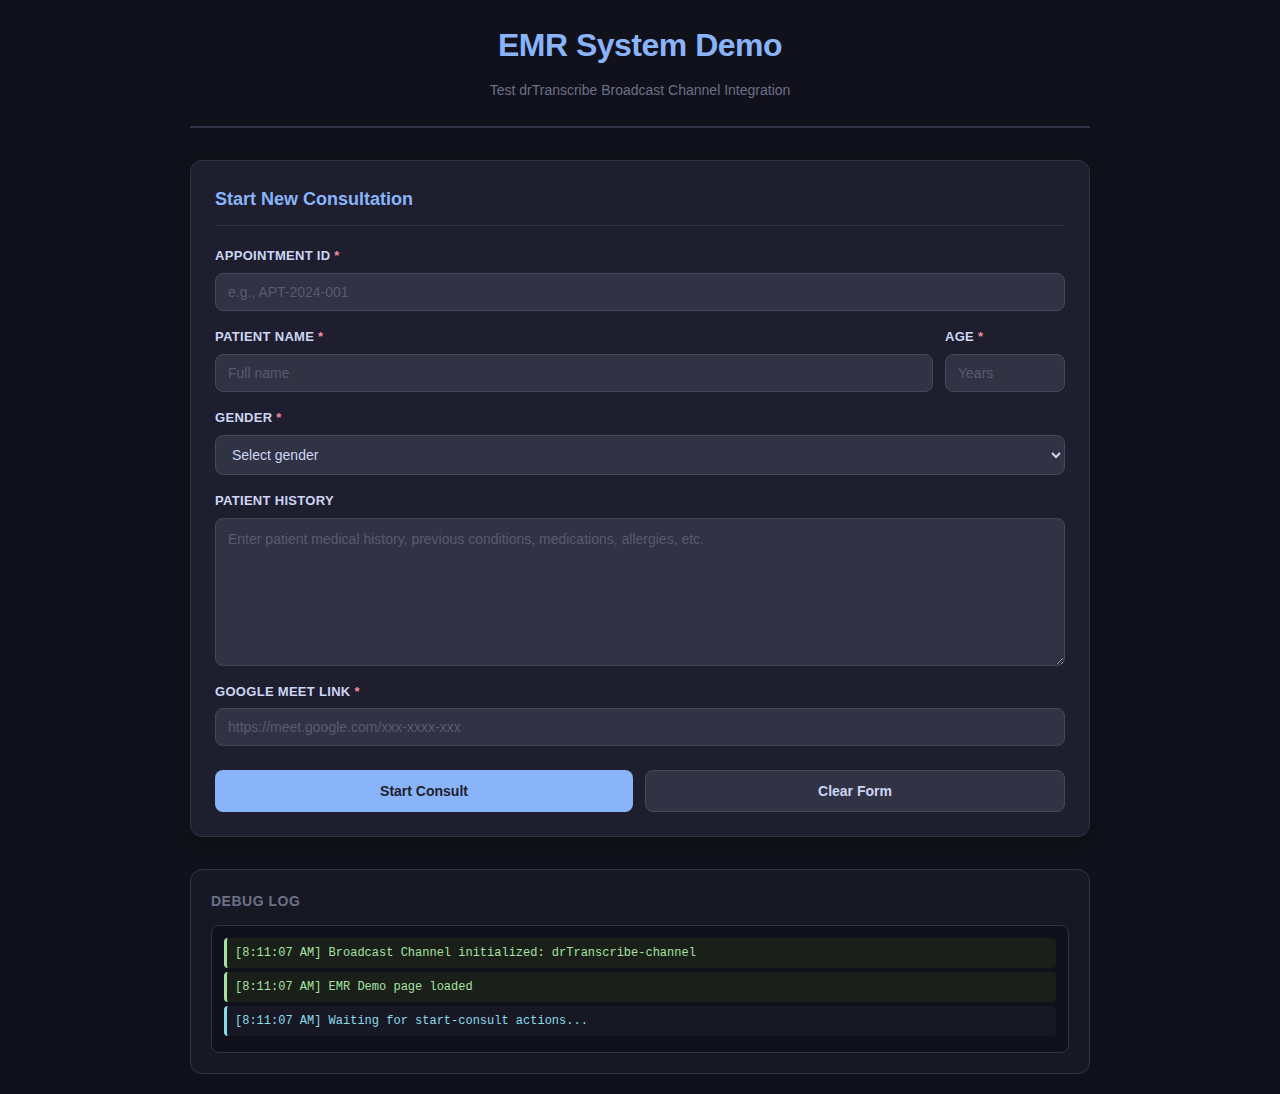
<file: emr-demo.html>
<!DOCTYPE html>
<html lang="en">
<head>
    <meta charset="UTF-8">
    <meta name="viewport" content="width=device-width, initial-scale=1.0">
    <title>EMR Demo - drTranscribe Integration Test</title>
    <link rel="stylesheet" href="emr-demo.css">
</head>
<body>
    <div class="emr-container">
        <header class="emr-header">
            <h1 class="emr-title">EMR System Demo</h1>
            <p class="emr-subtitle">Test drTranscribe Broadcast Channel Integration</p>
        </header>

        <div class="emr-content">
            <!-- Appointment Form Section -->
            <section class="emr-section">
                <h2 class="section-title">Start New Consultation</h2>

                <form id="consultForm" class="emr-form">
                    <div class="form-row">
                        <label for="appointmentId" class="form-label">Appointment ID <span class="required">*</span></label>
                        <input
                            type="text"
                            id="appointmentId"
                            class="form-input"
                            placeholder="e.g., APT-2024-001"
                            required
                        >
                    </div>

                    <div class="form-row form-row-split">
                        <div class="form-group">
                            <label for="patientName" class="form-label">Patient Name <span class="required">*</span></label>
                            <input
                                type="text"
                                id="patientName"
                                class="form-input"
                                placeholder="Full name"
                                required
                            >
                        </div>
                        <div class="form-group form-group-small">
                            <label for="age" class="form-label">Age <span class="required">*</span></label>
                            <input
                                type="number"
                                id="age"
                                class="form-input"
                                placeholder="Years"
                                min="0"
                                max="150"
                                required
                            >
                        </div>
                    </div>

                    <div class="form-row">
                        <label for="gender" class="form-label">Gender <span class="required">*</span></label>
                        <select id="gender" class="form-input" required>
                            <option value="">Select gender</option>
                            <option value="Male">Male</option>
                            <option value="Female">Female</option>
                            <option value="Other">Other</option>
                        </select>
                    </div>

                    <div class="form-row">
                        <label for="patientHistory" class="form-label">Patient History</label>
                        <textarea
                            id="patientHistory"
                            class="form-textarea"
                            placeholder="Enter patient medical history, previous conditions, medications, allergies, etc."
                            rows="6"
                        ></textarea>
                    </div>

                    <div class="form-row">
                        <label for="gmeetLink" class="form-label">Google Meet Link <span class="required">*</span></label>
                        <input
                            type="url"
                            id="gmeetLink"
                            class="form-input"
                            placeholder="https://meet.google.com/xxx-xxxx-xxx"
                            required
                        >
                    </div>

                    <div class="form-actions">
                        <button type="submit" class="btn btn-primary" id="startConsultBtn">
                            Start Consult
                        </button>
                        <button type="button" class="btn btn-secondary" id="clearFormBtn">
                            Clear Form
                        </button>
                    </div>
                </form>

                <!-- Status Message -->
                <div id="statusMessage" class="status-message" style="display: none;"></div>
            </section>

            <!-- Results Section -->
            <section class="emr-section" id="resultsSection" style="display: none;">
                <h2 class="section-title">Received Extraction Results</h2>

                <div class="results-container">
                    <div class="result-card">
                        <h3 class="result-title">Chief Complaint</h3>
                        <div id="chiefComplaint" class="result-content">Waiting for data...</div>
                    </div>

                    <div class="result-card">
                        <h3 class="result-title">Diagnosis</h3>
                        <div id="diagnosis" class="result-content">Waiting for data...</div>
                    </div>

                    <div class="result-card">
                        <h3 class="result-title">Medicine</h3>
                        <div id="medicine" class="result-content">Waiting for data...</div>
                    </div>

                    <div class="result-card">
                        <h3 class="result-title">Advice</h3>
                        <div id="advice" class="result-content">Waiting for data...</div>
                    </div>

                    <div class="result-card">
                        <h3 class="result-title">Next Steps</h3>
                        <div id="nextSteps" class="result-content">Waiting for data...</div>
                    </div>
                </div>

                <div class="results-actions">
                    <button type="button" class="btn btn-secondary" id="newConsultBtn">
                        Start New Consult
                    </button>
                </div>
            </section>
        </div>

        <!-- Debug Log -->
        <section class="debug-section">
            <h3 class="debug-title">Debug Log</h3>
            <div id="debugLog" class="debug-log"></div>
        </section>
    </div>

    <script>
        // Broadcast Channel for cross-tab communication
        const CHANNEL_NAME = 'drTranscribe-channel';
        let broadcastChannel = null;
        let currentAppointmentId = null;
        let currentPatientData = null; // Store current appointment data for pull requests

        // DOM Elements
        const consultForm = document.getElementById('consultForm');
        const startConsultBtn = document.getElementById('startConsultBtn');
        const clearFormBtn = document.getElementById('clearFormBtn');
        const newConsultBtn = document.getElementById('newConsultBtn');
        const statusMessage = document.getElementById('statusMessage');
        const resultsSection = document.getElementById('resultsSection');
        const debugLog = document.getElementById('debugLog');

        // Initialize Broadcast Channel
        function initBroadcastChannel() {
            try {
                broadcastChannel = new BroadcastChannel(CHANNEL_NAME);

                broadcastChannel.onmessage = (event) => {
                    logDebug('Received message:', event.data);
                    handleIncomingMessage(event.data);
                };

                broadcastChannel.onmessageerror = (error) => {
                    logDebug('Message error:', error, 'error');
                };

                logDebug('Broadcast Channel initialized: ' + CHANNEL_NAME, 'success');
            } catch (error) {
                logDebug('Failed to initialize Broadcast Channel: ' + error.message, 'error');
            }
        }

        // Handle incoming messages from extension
        function handleIncomingMessage(data) {
            if (!data || !data.type) return;

            if (data.type === 'export-to-emr') {
                logDebug('Received export-to-emr message', 'success');
                displayExtractionResults(data);
            } else if (data.type === 'request-patient-data') {
                logDebug('Received request-patient-data message', 'info');
                handlePatientDataRequest();
            } else {
                logDebug('Unknown message type: ' + data.type, 'warning');
            }
        }

        // Handle request for patient data from extension
        function handlePatientDataRequest() {
            if (!currentPatientData) {
                logDebug('No patient data available to send', 'warning');
                return;
            }

            // Send patient data response
            try {
                broadcastChannel.postMessage({
                    type: 'patient-data-response',
                    ...currentPatientData
                });
                logDebug('Sent patient-data-response:', currentPatientData, 'success');
            } catch (error) {
                logDebug('Failed to send patient data: ' + error.message, 'error');
            }
        }

        // Display extraction results
        function displayExtractionResults(data) {
            const { appointmentId, extractedData } = data;

            if (!extractedData) {
                logDebug('No extracted data in message', 'error');
                return;
            }

            // Update result cards
            document.getElementById('chiefComplaint').textContent =
                extractedData.chief_complaint || 'Not provided';
            document.getElementById('diagnosis').textContent =
                extractedData.diagnosis || 'Not provided';
            document.getElementById('medicine').textContent =
                extractedData.medicine || 'Not provided';
            document.getElementById('advice').textContent =
                extractedData.advice || 'Not provided';
            document.getElementById('nextSteps').textContent =
                extractedData.next_steps || 'Not provided';

            // Show results section
            resultsSection.style.display = 'block';
            resultsSection.scrollIntoView({ behavior: 'smooth', block: 'start' });

            showStatus('Successfully received extraction results for ' + appointmentId, 'success');
        }

        // Form submission handler
        consultForm.addEventListener('submit', (e) => {
            e.preventDefault();

            // Get form values
            const appointmentId = document.getElementById('appointmentId').value.trim();
            const patientName = document.getElementById('patientName').value.trim();
            const age = document.getElementById('age').value.trim();
            const gender = document.getElementById('gender').value;
            const patientHistory = document.getElementById('patientHistory').value.trim();
            const gmeetLink = document.getElementById('gmeetLink').value.trim();

            // Validate required fields
            if (!appointmentId || !patientName || !age || !gender || !gmeetLink) {
                showStatus('Please fill in all required fields', 'error');
                return;
            }

            // Validate Google Meet URL properly
            try {
                const url = new URL(gmeetLink);
                if (url.hostname !== 'meet.google.com') {
                    showStatus('Please enter a valid Google Meet link (https://meet.google.com/...)', 'error');
                    document.getElementById('gmeetLink').focus();
                    return;
                }
            } catch {
                showStatus('Invalid URL format', 'error');
                document.getElementById('gmeetLink').focus();
                return;
            }

            currentAppointmentId = appointmentId;

            // Store patient data for pull requests from extension
            currentPatientData = {
                appointmentId: appointmentId,
                patient: {
                    name: patientName,
                    age: parseInt(age),
                    gender: gender,
                    history: patientHistory
                },
                timestamp: new Date().toISOString()
            };

            // Initialize Broadcast Channel if needed
            if (!broadcastChannel) {
                initBroadcastChannel();
                if (!broadcastChannel) {
                    showStatus('Failed to initialize communication channel. Please refresh the page.', 'error');
                    disableForm(false);
                    return;
                }
            }

            // Open Google Meet immediately (no broadcast - extension will pull data on badge click)
            const newWindow = window.open(gmeetLink, '_blank');
            if (!newWindow || newWindow.closed) {
                showStatus('Please allow popups for this site to open Google Meet', 'error');
                logDebug('Popup blocked - user needs to allow popups', 'error');
                return;
            }
            logDebug('Opened Google Meet in new tab', 'success');
            logDebug('Patient data stored, ready for extension request:', currentPatientData, 'info');

            showStatus('Consult started - GMeet opened. Click drT badge in GMeet to start recording.', 'success');

            // Disable form during session
            disableForm(true);
        });

        // Clear form button
        clearFormBtn.addEventListener('click', () => {
            consultForm.reset();
            showStatus('Form cleared', 'info');
            logDebug('Form cleared by user');
        });

        // New consult button
        newConsultBtn.addEventListener('click', () => {
            consultForm.reset();
            resultsSection.style.display = 'none';
            disableForm(false);
            currentAppointmentId = null;
            showStatus('Ready for new consultation', 'info');
            logDebug('Starting new consultation session');
            window.scrollTo({ top: 0, behavior: 'smooth' });
        });

        // Enable/disable form
        function disableForm(disabled) {
            const inputs = consultForm.querySelectorAll('input, select, textarea, button');
            inputs.forEach(input => {
                input.disabled = disabled;
            });
            clearFormBtn.disabled = disabled;
        }

        // Show status message
        function showStatus(message, type = 'info') {
            statusMessage.textContent = message;
            statusMessage.className = 'status-message status-' + type;
            statusMessage.style.display = 'block';

            // Auto-hide after 5 seconds for success/info messages
            if (type === 'success' || type === 'info') {
                setTimeout(() => {
                    statusMessage.style.display = 'none';
                }, 5000);
            }
        }

        // Debug logging
        function logDebug(message, type = 'info') {
            const timestamp = new Date().toLocaleTimeString();
            const logEntry = document.createElement('div');
            logEntry.className = 'debug-entry debug-' + type;

            let logContent = `[${timestamp}] `;
            if (typeof message === 'object') {
                logContent += JSON.stringify(message, null, 2);
            } else {
                logContent += message;
            }

            logEntry.textContent = logContent;
            debugLog.appendChild(logEntry);

            // Auto-scroll to latest entry
            debugLog.scrollTop = debugLog.scrollHeight;

            // Keep only last 50 entries
            while (debugLog.children.length > 50) {
                debugLog.removeChild(debugLog.firstChild);
            }
        }

        // Initialize on page load
        window.addEventListener('DOMContentLoaded', () => {
            initBroadcastChannel();
            logDebug('EMR Demo page loaded', 'success');
            logDebug('Waiting for start-consult actions...');
        });

        // Cleanup on page unload
        window.addEventListener('beforeunload', () => {
            if (broadcastChannel) {
                broadcastChannel.close();
                logDebug('Broadcast Channel closed');
            }
        });
    </script>
</body>
</html>
</file>
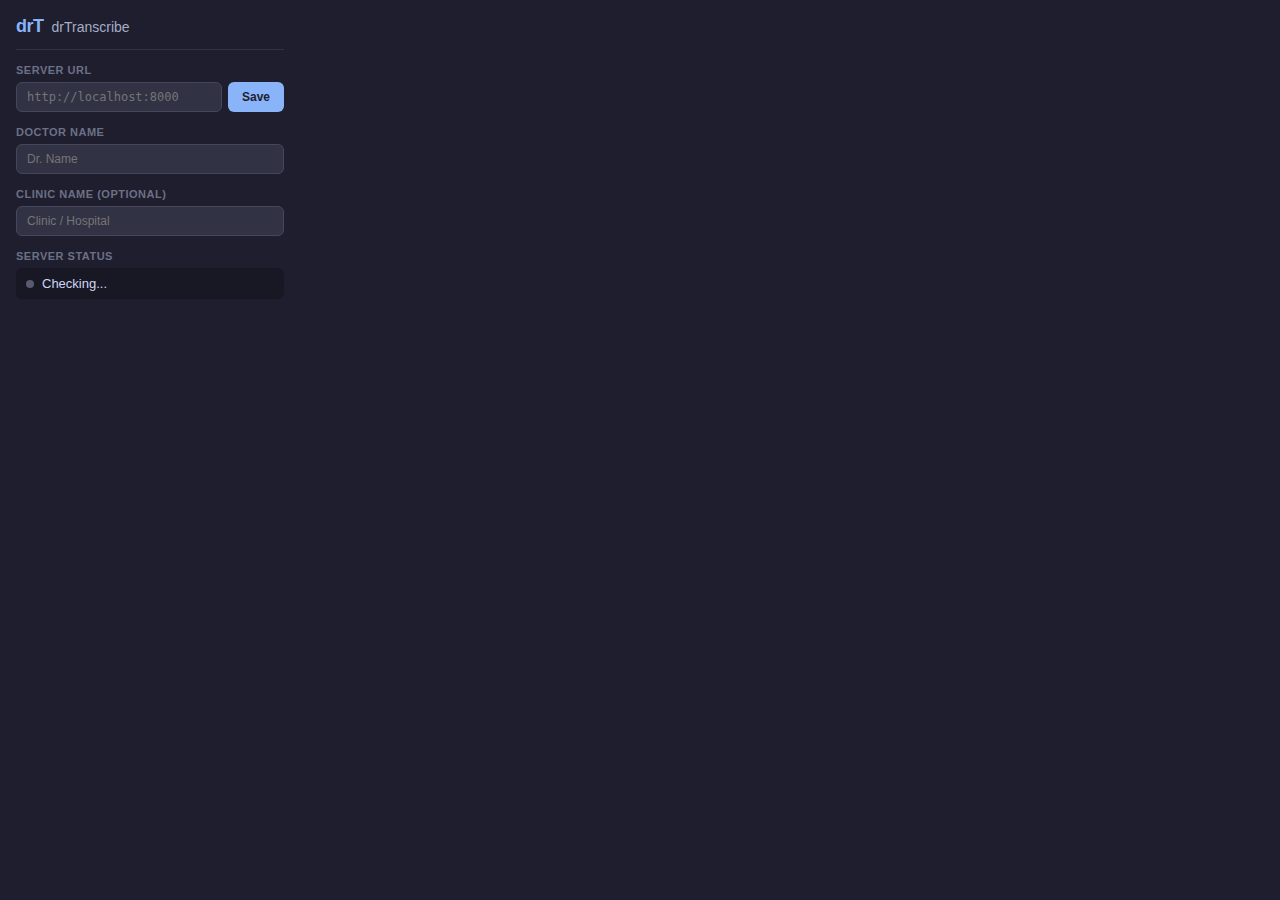
<file: chromeExtension/popup.html>
<!DOCTYPE html>
<html>
<head>
  <meta charset="UTF-8">
  <link rel="stylesheet" href="popup.css">
</head>
<body>
  <div class="popup">
    <div class="popup-header">
      <span class="popup-logo">drT</span>
      <span class="popup-title">drTranscribe</span>
    </div>

    <div class="popup-section">
      <label class="popup-label" for="server-url">Server URL</label>
      <div class="popup-input-row">
        <input type="text" id="server-url" class="popup-input" placeholder="http://localhost:8000" />
        <button id="save-btn" class="popup-btn">Save</button>
      </div>
    </div>

    <div class="popup-section">
      <label class="popup-label" for="doctor-name">Doctor Name</label>
      <input type="text" id="doctor-name" class="popup-input popup-input-full" placeholder="Dr. Name" />
    </div>

    <div class="popup-section">
      <label class="popup-label" for="clinic-name">Clinic Name (optional)</label>
      <input type="text" id="clinic-name" class="popup-input popup-input-full" placeholder="Clinic / Hospital" />
    </div>

    <div class="popup-section">
      <label class="popup-label">Server Status</label>
      <div class="popup-status" id="status">
        <span class="popup-status-dot" id="status-dot"></span>
        <span id="status-text">Checking...</span>
      </div>
    </div>

    <div class="popup-footer">
      <span id="session-status"></span>
    </div>
  </div>

  <script src="popup.js"></script>
</body>
</html>
</file>
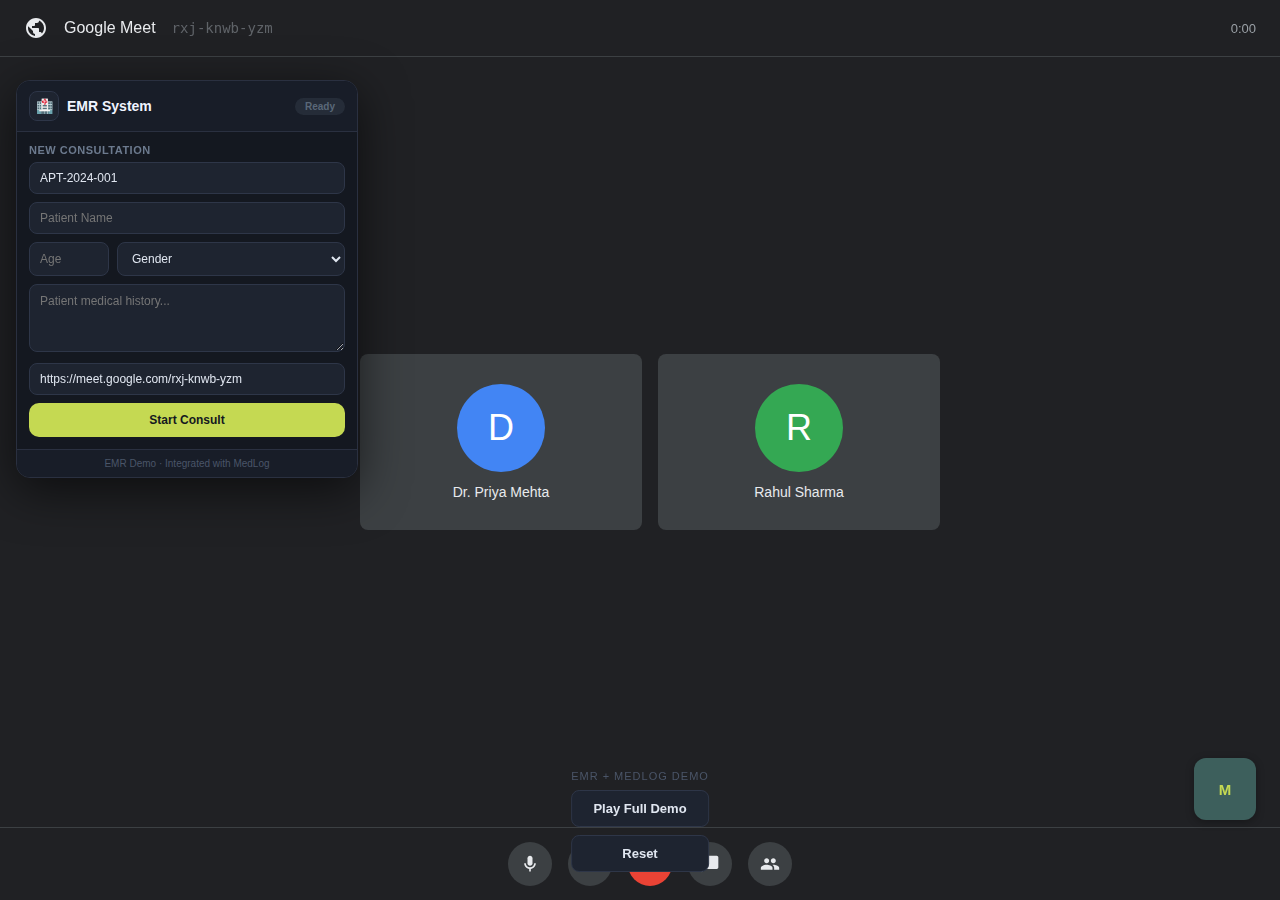
<file: chromeExtension/preview.html>
<!DOCTYPE html>
<html>
<head>
    <meta charset="UTF-8">
    <title>MedLog - Live Simulation Preview</title>
    <style>
        /* Simulated Google Meet background */
        body {
            margin: 0;
            background: #202124;
            font-family: 'Google Sans', 'Segoe UI', Roboto, sans-serif;
            min-height: 100vh;
            overflow: hidden;
        }

        .fake-meet {
            position: fixed;
            inset: 0;
            display: flex;
            flex-direction: column;
        }
        .fake-meet-top {
            height: 56px;
            background: #202124;
            border-bottom: 1px solid #3c4043;
            display: flex;
            align-items: center;
            padding: 0 24px;
            color: #e8eaed;
            font-size: 16px;
            gap: 16px;
        }
        .fake-meet-top svg { width: 24px; height: 24px; fill: #e8eaed; }
        .fake-meet-code { color: #5f6368; font-size: 14px; font-family: 'Google Sans', monospace; }
        .fake-meet-time { margin-left: auto; color: #9aa0a6; font-size: 13px; }

        .fake-meet-video {
            flex: 1;
            display: flex;
            align-items: center;
            justify-content: center;
            gap: 16px;
            padding: 24px;
            padding-right: 340px;
            padding-left: 360px;
        }
        .fake-participant {
            flex: 1;
            max-width: 560px;
            aspect-ratio: 16/10;
            background: #3c4043;
            border-radius: 8px;
            display: flex;
            flex-direction: column;
            align-items: center;
            justify-content: center;
            color: #9aa0a6;
            gap: 12px;
            position: relative;
        }
        .fake-avatar {
            width: 88px;
            height: 88px;
            border-radius: 50%;
            display: flex;
            align-items: center;
            justify-content: center;
            font-size: 36px;
            color: #fff;
            font-weight: 500;
        }
        .fake-avatar.doctor { background: #4285f4; }
        .fake-avatar.patient { background: #34a853; }
        .fake-name { font-size: 14px; color: #e8eaed; }
        .fake-speaking-ring {
            position: absolute;
            inset: -3px;
            border-radius: 11px;
            border: 3px solid transparent;
            transition: border-color 0.3s;
        }
        .fake-speaking-ring.active {
            border-color: #4285f4;
        }

        /* Live conversation transcript */
        .fake-transcript {
            position: fixed;
            bottom: 88px;
            left: 50%;
            transform: translateX(-50%);
            background: rgba(32, 33, 36, 0.9);
            border-radius: 8px;
            padding: 10px 16px;
            color: #e8eaed;
            font-size: 14px;
            max-width: 600px;
            text-align: center;
            line-height: 1.5;
            opacity: 0;
            transition: opacity 0.3s;
            z-index: 100;
        }
        .fake-transcript.visible { opacity: 1; }
        .fake-transcript .speaker { color: #8ab4f8; font-weight: 500; }

        .fake-meet-bar {
            height: 72px;
            background: #202124;
            border-top: 1px solid #3c4043;
            display: flex;
            align-items: center;
            justify-content: center;
            gap: 16px;
            padding-right: 340px;
            padding-left: 360px;
        }
        .fake-meet-btn {
            width: 44px; height: 44px;
            border-radius: 50%;
            background: #3c4043;
            border: none;
            cursor: pointer;
            display: flex; align-items: center; justify-content: center;
        }
        .fake-meet-btn svg { width: 20px; height: 20px; fill: #e8eaed; }
        .fake-meet-btn.red { background: #ea4335; }

        /* ─── SIMULATION CONTROLS (bottom-left) ─── */
        .sim-controls {
            position: fixed;
            bottom: 20px;
            left: 50%;
            transform: translateX(-50%);
            z-index: 999999999;
            display: flex;
            flex-direction: column;
            gap: 8px;
        }
        .sim-controls button {
            padding: 10px 20px;
            border: 1px solid #2e3648;
            border-radius: 8px;
            background: #1e2430;
            color: #e0e6f0;
            cursor: pointer;
            font-size: 13px;
            font-weight: 600;
            font-family: inherit;
            transition: all 0.15s;
        }
        .sim-controls button:hover { background: #252d3e; }
        .sim-controls button.sim-active {
            background: #c5d952;
            color: #141820;
            border-color: #c5d952;
        }
        .sim-controls button.sim-stop {
            background: #f06070;
            color: #141820;
            border-color: #f06070;
        }
        .sim-timer {
            font-size: 12px;
            color: #5a6878;
            text-align: center;
            font-family: monospace;
        }
        .sim-label {
            font-size: 11px;
            color: #4a5568;
            text-align: center;
            text-transform: uppercase;
            letter-spacing: 1px;
        }

        /* ═══════════════════════════════════════════════════════════
           ACTUAL EXTENSION CSS (ported from content.css)
           ═══════════════════════════════════════════════════════════ */

        /* Badge */
        .drt-badge {
            position: fixed;
            bottom: 80px;
            right: 24px;
            width: 50px;
            height: 50px;
            border-radius: 12px;
            background: #3d5f5c;
            border: none;
            display: flex;
            align-items: center;
            justify-content: center;
            padding: 6px;
            cursor: pointer;
            z-index: 2147483646;
            transition: transform 0.15s, box-shadow 0.2s;
            user-select: none;
            overflow: hidden;
        }
        .drt-badge:hover { transform: scale(1.1); }
        .drt-badge-detected {
            box-shadow: 0 2px 8px rgba(0, 0, 0, 0.3);
        }
        .drt-badge-active {
            box-shadow: 0 0 16px rgba(197, 217, 82, 0.5), 0 2px 8px rgba(0, 0, 0, 0.3);
            animation: drt-badge-pulse 2s ease-in-out infinite;
        }
        @keyframes drt-badge-pulse {
            0%, 100% { box-shadow: 0 0 16px rgba(197, 217, 82, 0.5), 0 2px 8px rgba(0, 0, 0, 0.3); }
            50% { box-shadow: 0 0 24px rgba(197, 217, 82, 0.7), 0 2px 8px rgba(0, 0, 0, 0.3); }
        }

        /* Panel */
        .drt-panel {
            position: fixed;
            top: 80px;
            right: 16px;
            width: 300px;
            max-height: calc(100vh - 100px);
            background: #141820;
            border: 1px solid #2a3040;
            border-radius: 14px;
            box-shadow: 0 12px 48px rgba(0, 0, 0, 0.6);
            z-index: 2147483647;
            font-family: 'Google Sans', 'Segoe UI', Roboto, sans-serif;
            font-size: 12px;
            color: #e0e6f0;
            overflow: hidden;
            display: flex;
            flex-direction: column;
            transition: box-shadow 0.2s;
        }
        .drt-panel:hover { box-shadow: 0 12px 56px rgba(0, 0, 0, 0.7); }

        /* Header */
        .drt-header {
            display: flex;
            align-items: center;
            justify-content: space-between;
            padding: 10px 12px;
            background: #181d28;
            cursor: grab;
            user-select: none;
            border-bottom: 1px solid #2a3040;
        }
        .drt-header:active { cursor: grabbing; }
        .drt-brand { display: flex; align-items: center; gap: 10px; }

        .drt-logo-icon {
            width: 28px;
            height: 28px;
            border-radius: 50%;
            background: #1e2430;
            border: 2px solid #5a6a4a;
            display: flex;
            align-items: center;
            justify-content: center;
            font-weight: 800;
            font-size: 13px;
            color: #c5d952;
            flex-shrink: 0;
        }

        .drt-logo { font-weight: 700; font-size: 15px; color: #f0f4ff; letter-spacing: -0.3px; }

        .drt-status {
            font-size: 11px;
            font-weight: 600;
            color: #c5d952;
            padding: 3px 10px;
            border-radius: 12px;
            background: rgba(197, 217, 82, 0.15);
            white-space: nowrap;
        }
        .drt-status::before {
            content: '\25CF';
            margin-right: 4px;
            font-size: 8px;
        }
        .drt-status-connecting { color: #f9e2af; background: rgba(249, 226, 175, 0.12); }
        .drt-status-recording { color: #c5d952; background: rgba(197, 217, 82, 0.15); animation: drt-pulse 1.5s ease-in-out infinite; }
        .drt-status-error { color: #f38ba8; background: rgba(243, 139, 168, 0.12); }
        @keyframes drt-pulse { 0%, 100% { opacity: 1; } 50% { opacity: 0.6; } }

        .drt-controls { display: flex; gap: 4px; }
        .drt-btn-icon {
            background: #232a38; border: 1px solid #2e3648; color: #8090a8; cursor: pointer;
            padding: 6px 10px; border-radius: 8px; font-size: 13px; line-height: 1;
            transition: background 0.15s, color 0.15s;
        }
        .drt-btn-icon:hover { background: #2e3648; color: #e0e6f0; }

        /* Body */
        .drt-body {
            overflow-y: auto; flex: 1; padding: 10px;
            display: flex; flex-direction: column; gap: 10px;
        }
        .drt-body::-webkit-scrollbar { width: 4px; }
        .drt-body::-webkit-scrollbar-track { background: transparent; }
        .drt-body::-webkit-scrollbar-thumb { background: #2e3648; border-radius: 2px; }

        /* Patient Display */
        .drt-patient-display {
            display: flex;
            align-items: center;
            gap: 10px;
            padding-bottom: 10px;
            border-bottom: 1px solid #232a38;
        }
        .drt-patient-avatar {
            width: 38px;
            height: 38px;
            border-radius: 50%;
            background: #1e2430;
            border: 2px solid #5a6a4a;
            display: flex;
            align-items: center;
            justify-content: center;
            font-weight: 700;
            font-size: 13px;
            color: #c5d952;
            flex-shrink: 0;
        }
        .drt-patient-details {
            display: flex;
            flex-direction: column;
            gap: 4px;
        }
        .drt-patient-name {
            font-size: 14px;
            font-weight: 600;
            color: #f0f4ff;
        }
        .drt-patient-meta {
            display: flex;
            gap: 6px;
            flex-wrap: wrap;
        }
        .drt-patient-tag {
            font-size: 10px;
            font-weight: 500;
            color: #8090a8;
            background: #232a38;
            padding: 2px 8px;
            border-radius: 10px;
            white-space: nowrap;
        }

        /* Patient Form */
        .drt-section-title {
            font-size: 11px; font-weight: 600; text-transform: uppercase;
            letter-spacing: 0.5px; color: #6c7a8e; margin-bottom: 8px;
        }
        .drt-form-row { margin-bottom: 8px; }
        .drt-form-row-split { display: flex; gap: 8px; }
        .drt-input {
            width: 100%; padding: 10px 12px; background: #1e2430;
            border: 1px solid #2e3648; border-radius: 10px; color: #e0e6f0;
            font-size: 13px; font-family: inherit; outline: none;
            transition: border-color 0.15s; box-sizing: border-box;
        }
        .drt-input:focus { border-color: #c5d952; box-shadow: 0 0 0 3px rgba(197, 217, 82, 0.08); }
        .drt-input:disabled { opacity: 0.4; cursor: not-allowed; }
        .drt-input-small { width: 80px; flex-shrink: 0; }
        .drt-input option { background: #1e2430; color: #e0e6f0; }

        /* Session Controls */
        .drt-session-controls { display: flex; gap: 8px; }
        .drt-btn {
            flex: 1; padding: 9px 12px; border: none; border-radius: 10px;
            font-size: 12px; font-weight: 700; font-family: inherit;
            cursor: pointer; transition: all 0.15s; letter-spacing: 0.2px;
        }
        .drt-btn:disabled { opacity: 0.35; cursor: not-allowed; }
        .drt-btn-start { background: #c5d952; color: #141820; }
        .drt-btn-start:hover:not(:disabled) { background: #d4e65e; transform: translateY(-1px); box-shadow: 0 4px 12px rgba(197, 217, 82, 0.3); }
        .drt-btn-stop { background: #2a1520; color: #f06070; border: 1px solid #3a2030; }
        .drt-btn-stop:hover:not(:disabled) { background: #351a28; border-color: #4a2838; }

        /* Result Cards */
        .drt-results { display: flex; flex-direction: column; gap: 6px; }
        .drt-card {
            background: #1a2030; border: 1px solid #252d3e; border-radius: 10px;
            padding: 10px 12px; border-left: 3px solid #2e3648;
            transition: border-color 0.2s, background 0.2s;
        }
        .drt-card:hover { background: #1e2538; }

        /* Card accent colors */
        .drt-card-chief { border-left-color: #c5d952; }
        .drt-card-diagnosis { border-left-color: #ff6b8a; }
        .drt-card-medicine { border-left-color: #f0a030; }
        .drt-card-advice { border-left-color: #39d2c0; }
        .drt-card-nextsteps { border-left-color: #bc8cff; }

        .drt-card-header {
            display: flex;
            align-items: center;
            gap: 8px;
            margin-bottom: 6px;
        }
        .drt-card-icon {
            width: 24px;
            height: 24px;
            border-radius: 6px;
            background: #232a38;
            display: flex;
            align-items: center;
            justify-content: center;
            font-size: 12px;
            flex-shrink: 0;
        }
        .drt-card-title {
            font-size: 11px; font-weight: 700; text-transform: uppercase;
            letter-spacing: 0.6px; flex: 1;
        }
        /* Card title colors matching accent */
        .drt-card-chief .drt-card-title { color: #c5d952; }
        .drt-card-diagnosis .drt-card-title { color: #ff6b8a; }
        .drt-card-medicine .drt-card-title { color: #f0a030; }
        .drt-card-advice .drt-card-title { color: #39d2c0; }
        .drt-card-nextsteps .drt-card-title { color: #bc8cff; }

        .drt-card-badge {
            font-size: 9px;
            font-weight: 600;
            text-transform: uppercase;
            letter-spacing: 0.5px;
            color: #5a6878;
            white-space: nowrap;
        }
        .drt-card-badge.drt-badge-updated {
            color: #c5d952;
        }

        .drt-card-content {
            font-size: 12px; line-height: 1.5; color: #c0c8d8;
            white-space: pre-wrap; word-break: break-word;
        }
        .drt-card-content.drt-empty { color: #4a5568; font-style: italic; }

        .drt-card.drt-card-updating {
            background: #1e2538;
            border-color: rgba(197, 217, 82, 0.25);
        }

        /* Post-session styles */
        .drt-card-textarea {
            width: 100%; min-height: 60px; padding: 10px 12px;
            background: #1e2430; border: 1px solid #2e3648; border-radius: 8px;
            color: #e0e6f0; font-size: 13px; font-family: inherit;
            line-height: 1.5; outline: none; resize: vertical;
            box-sizing: border-box; transition: border-color 0.15s;
        }
        .drt-card-textarea:focus { border-color: #c5d952; box-shadow: 0 0 0 3px rgba(197, 217, 82, 0.08); }
        .drt-card-textarea::placeholder { color: #4a5568; font-style: italic; }

        .drt-export-bar {
            padding-top: 14px; margin-top: 4px;
            border-top: 1px solid #232a38;
        }
        .drt-export-actions {
            display: grid; grid-template-columns: 1fr 1fr;
            gap: 6px; margin-bottom: 8px;
        }
        .drt-btn-export {
            padding: 10px 12px; background: #1e2430; border: 1px solid #2e3648;
            border-radius: 10px; color: #c0c8d8; font-size: 12px; font-weight: 600;
            font-family: inherit; cursor: pointer;
            transition: background 0.15s, border-color 0.15s; text-align: center;
        }
        .drt-btn-export:hover { background: #252d3e; border-color: #3a4458; }
        .drt-btn-export-primary {
            background: #c5d952; color: #141820; border-color: #c5d952; font-weight: 700;
        }
        .drt-btn-export-primary:hover { background: #d4e65e; border-color: #d4e65e; }

        .drt-btn-new-session {
            width: 100%; padding: 10px 12px; background: transparent;
            border: 1px dashed #2e3648; border-radius: 10px; color: #6c7a8e;
            font-size: 12px; font-weight: 600; font-family: inherit; cursor: pointer;
            transition: background 0.15s, color 0.15s, border-color 0.15s;
        }
        .drt-btn-new-session:hover {
            background: #1e2430; color: #e0e6f0; border-color: #3a4458;
        }

        /* Footer */
        .drt-footer {
            display: flex;
            align-items: center;
            justify-content: space-between;
            padding: 8px 12px;
            background: #181d28;
            border-top: 1px solid #2a3040;
            font-size: 10px;
            color: #4a5568;
        }
        .drt-footer-version { color: #4a5568; }
        .drt-footer-status { color: #5a6878; font-weight: 600; }
        .drt-footer-recording { color: #c5d952; animation: drt-pulse 1.5s ease-in-out infinite; }

        /* ═══════════════════════════════════════════════════════════
           EMR PANEL (Left Side)
           ═══════════════════════════════════════════════════════════ */

        .emr-panel {
            position: fixed;
            top: 80px;
            left: 16px;
            width: 340px;
            max-height: calc(100vh - 100px);
            background: #141820;
            border: 1px solid #2a3040;
            border-radius: 14px;
            box-shadow: 0 12px 48px rgba(0, 0, 0, 0.6);
            z-index: 2147483645;
            font-family: 'Google Sans', 'Segoe UI', Roboto, sans-serif;
            font-size: 12px;
            color: #e0e6f0;
            overflow: hidden;
            display: flex;
            flex-direction: column;
        }
        .emr-panel-header {
            display: flex;
            align-items: center;
            justify-content: space-between;
            padding: 10px 12px;
            background: #181d28;
            border-bottom: 1px solid #2a3040;
        }
        .emr-panel-brand {
            display: flex;
            align-items: center;
            gap: 8px;
        }
        .emr-panel-icon {
            width: 28px;
            height: 28px;
            border-radius: 8px;
            background: #1e2430;
            border: 1px solid #2e3648;
            display: flex;
            align-items: center;
            justify-content: center;
            font-size: 14px;
        }
        .emr-panel-title {
            font-weight: 700;
            font-size: 14px;
            color: #f0f4ff;
        }
        .emr-panel-status {
            font-size: 10px;
            font-weight: 600;
            padding: 3px 10px;
            border-radius: 12px;
            background: rgba(90, 104, 120, 0.2);
            color: #5a6878;
            white-space: nowrap;
        }
        .emr-panel-status.emr-status-active {
            background: rgba(197, 217, 82, 0.15);
            color: #c5d952;
            animation: drt-pulse 1.5s ease-in-out infinite;
        }
        .emr-panel-status.emr-status-received {
            background: rgba(57, 210, 192, 0.15);
            color: #39d2c0;
        }
        .emr-panel-body {
            overflow-y: auto;
            flex: 1;
            padding: 12px;
            display: flex;
            flex-direction: column;
            gap: 10px;
        }
        .emr-panel-body::-webkit-scrollbar { width: 4px; }
        .emr-panel-body::-webkit-scrollbar-track { background: transparent; }
        .emr-panel-body::-webkit-scrollbar-thumb { background: #2e3648; border-radius: 2px; }

        .emr-section-title {
            font-size: 11px;
            font-weight: 600;
            text-transform: uppercase;
            letter-spacing: 0.5px;
            color: #6c7a8e;
            margin-bottom: 6px;
        }
        .emr-form-row {
            margin-bottom: 8px;
        }
        .emr-form-row-split {
            display: flex;
            gap: 8px;
        }
        .emr-input {
            width: 100%;
            padding: 8px 10px;
            background: #1e2430;
            border: 1px solid #2e3648;
            border-radius: 8px;
            color: #e0e6f0;
            font-size: 12px;
            font-family: inherit;
            outline: none;
            box-sizing: border-box;
        }
        .emr-input:disabled {
            opacity: 0.5;
            cursor: not-allowed;
        }
        .emr-input-small { width: 80px; flex-shrink: 0; }
        .emr-input option { background: #1e2430; color: #e0e6f0; }
        .emr-textarea {
            width: 100%;
            padding: 8px 10px;
            background: #1e2430;
            border: 1px solid #2e3648;
            border-radius: 8px;
            color: #e0e6f0;
            font-size: 12px;
            font-family: inherit;
            outline: none;
            resize: vertical;
            box-sizing: border-box;
            line-height: 1.4;
        }
        .emr-textarea:disabled { opacity: 0.5; cursor: not-allowed; }

        .emr-btn-start {
            width: 100%;
            padding: 10px 12px;
            background: #c5d952;
            color: #141820;
            border: none;
            border-radius: 10px;
            font-size: 12px;
            font-weight: 700;
            font-family: inherit;
            cursor: pointer;
            transition: all 0.15s;
        }
        .emr-btn-start:hover:not(:disabled) {
            background: #d4e65e;
            transform: translateY(-1px);
            box-shadow: 0 4px 12px rgba(197, 217, 82, 0.3);
        }
        .emr-btn-start:disabled { opacity: 0.35; cursor: not-allowed; }

        /* EMR Result Cards */
        .emr-results { display: flex; flex-direction: column; gap: 6px; }
        .emr-result-card {
            background: #1a2030;
            border: 1px solid #252d3e;
            border-radius: 8px;
            padding: 8px 10px;
            border-left: 3px solid #2e3648;
        }
        .emr-result-card-chief { border-left-color: #c5d952; }
        .emr-result-card-diagnosis { border-left-color: #ff6b8a; }
        .emr-result-card-medicine { border-left-color: #f0a030; }
        .emr-result-card-advice { border-left-color: #39d2c0; }
        .emr-result-card-nextsteps { border-left-color: #bc8cff; }

        .emr-result-title {
            font-size: 10px;
            font-weight: 700;
            text-transform: uppercase;
            letter-spacing: 0.5px;
            color: #6c7a8e;
            margin-bottom: 4px;
        }
        .emr-result-content {
            font-size: 12px;
            line-height: 1.4;
            color: #c0c8d8;
            white-space: pre-wrap;
            word-break: break-word;
        }
        .emr-result-content.emr-empty {
            color: #4a5568;
            font-style: italic;
        }
        .emr-waiting-message {
            text-align: center;
            padding: 20px 12px;
            color: #5a6878;
            font-style: italic;
            font-size: 12px;
        }
        .emr-footer {
            display: flex;
            align-items: center;
            justify-content: center;
            padding: 8px 12px;
            background: #181d28;
            border-top: 1px solid #2a3040;
            font-size: 10px;
            color: #4a5568;
        }

        /* Toast */
        .drt-toast {
            position: fixed; bottom: 80px; right: 24px;
            padding: 12px 20px; background: #232a38; border: 1px solid #2e3648;
            border-radius: 10px; color: #e0e6f0;
            font-family: 'Google Sans', 'Segoe UI', Roboto, sans-serif;
            font-size: 13px; font-weight: 500; z-index: 2147483647;
            opacity: 0; transform: translateY(10px);
            transition: opacity 0.3s, transform 0.3s; pointer-events: none;
        }
        .drt-toast-visible { opacity: 1; transform: translateY(0); }

        .drt-input[type="number"]::-webkit-inner-spin-button,
        .drt-input[type="number"]::-webkit-outer-spin-button { -webkit-appearance: none; margin: 0; }
        .drt-input[type="number"] { -moz-appearance: textfield; }
    </style>
</head>
<body>

    <!-- EMR Panel (Left Side) -->
    <div class="emr-panel" id="emr-panel">
        <div class="emr-panel-header">
            <div class="emr-panel-brand">
                <div class="emr-panel-icon">&#x1F3E5;</div>
                <span class="emr-panel-title">EMR System</span>
            </div>
            <span class="emr-panel-status" id="emr-status">Ready</span>
        </div>

        <div class="emr-panel-body" id="emr-body">
            <!-- EMR Form (pre-session) -->
            <div id="emr-form-section">
                <div class="emr-section-title">New Consultation</div>
                <div class="emr-form-row">
                    <input type="text" id="emr-appointment-id" class="emr-input" placeholder="Appointment ID" value="APT-2024-001" />
                </div>
                <div class="emr-form-row">
                    <input type="text" id="emr-patient-name" class="emr-input" placeholder="Patient Name" />
                </div>
                <div class="emr-form-row emr-form-row-split">
                    <input type="number" id="emr-patient-age" class="emr-input emr-input-small" placeholder="Age" />
                    <select id="emr-patient-gender" class="emr-input">
                        <option value="" disabled selected>Gender</option>
                        <option value="Male">Male</option>
                        <option value="Female">Female</option>
                        <option value="Other">Other</option>
                    </select>
                </div>
                <div class="emr-form-row">
                    <textarea id="emr-patient-history" class="emr-textarea" placeholder="Patient medical history..." rows="3"></textarea>
                </div>
                <div class="emr-form-row">
                    <input type="text" id="emr-gmeet-link" class="emr-input" placeholder="Google Meet Link" value="https://meet.google.com/rxj-knwb-yzm" />
                </div>
                <button class="emr-btn-start" id="emr-start-btn">Start Consult</button>
            </div>

            <!-- EMR Waiting State (during session) -->
            <div id="emr-waiting-section" style="display: none;">
                <div class="emr-section-title">Active Session</div>
                <div class="drt-patient-display" style="display: flex;">
                    <div class="drt-patient-avatar" id="emr-patient-avatar">RS</div>
                    <div class="drt-patient-details">
                        <div class="drt-patient-name" id="emr-patient-name-display">Rahul Sharma</div>
                        <div class="drt-patient-meta">
                            <span class="drt-patient-tag" id="emr-patient-age-tag">45 yrs</span>
                            <span class="drt-patient-tag" id="emr-patient-gender-tag">Male</span>
                            <span class="drt-patient-tag" id="emr-appt-tag">APT-2024-001</span>
                        </div>
                    </div>
                </div>
                <div class="emr-waiting-message" id="emr-waiting-msg">
                    Recording in progress in Google Meet...<br>
                    Waiting for consultation to end.
                </div>
            </div>

            <!-- EMR Results (post-export) -->
            <div id="emr-results-section" style="display: none;">
                <div class="emr-section-title">Received Results</div>
                <div class="drt-patient-display" style="display: flex;">
                    <div class="drt-patient-avatar">RS</div>
                    <div class="drt-patient-details">
                        <div class="drt-patient-name">Rahul Sharma</div>
                        <div class="drt-patient-meta">
                            <span class="drt-patient-tag">45 yrs</span>
                            <span class="drt-patient-tag">Male</span>
                            <span class="drt-patient-tag">APT-2024-001</span>
                        </div>
                    </div>
                </div>
                <div class="emr-results" id="emr-results">
                    <div class="emr-result-card emr-result-card-chief">
                        <div class="emr-result-title">Chief Complaint</div>
                        <div class="emr-result-content emr-empty" id="emr-res-chief">--</div>
                    </div>
                    <div class="emr-result-card emr-result-card-diagnosis">
                        <div class="emr-result-title">Diagnosis</div>
                        <div class="emr-result-content emr-empty" id="emr-res-diagnosis">--</div>
                    </div>
                    <div class="emr-result-card emr-result-card-medicine">
                        <div class="emr-result-title">Medicine</div>
                        <div class="emr-result-content emr-empty" id="emr-res-medicine">--</div>
                    </div>
                    <div class="emr-result-card emr-result-card-advice">
                        <div class="emr-result-title">Advice</div>
                        <div class="emr-result-content emr-empty" id="emr-res-advice">--</div>
                    </div>
                    <div class="emr-result-card emr-result-card-nextsteps">
                        <div class="emr-result-title">Next Steps</div>
                        <div class="emr-result-content emr-empty" id="emr-res-nextsteps">--</div>
                    </div>
                </div>
            </div>
        </div>

        <div class="emr-footer">
            EMR Demo &middot; Integrated with MedLog
        </div>
    </div>

    <!-- Simulated Google Meet -->
    <div class="fake-meet">
        <div class="fake-meet-top">
            <svg viewBox="0 0 24 24"><path d="M12 2C6.48 2 2 6.48 2 12s4.48 10 10 10 10-4.48 10-10S17.52 2 12 2zm-1 17.93c-3.95-.49-7-3.85-7-7.93 0-.62.08-1.21.21-1.79L9 15v1c0 1.1.9 2 2 2v1.93zm6.9-2.54c-.26-.81-1-1.39-1.9-1.39h-1v-3c0-.55-.45-1-1-1H8v-2h2c.55 0 1-.45 1-1V7h2c1.1 0 2-.9 2-2v-.41c2.93 1.19 5 4.06 5 7.41 0 2.08-.8 3.97-2.1 5.39z"/></svg>
            <span>Google Meet</span>
            <span class="fake-meet-code">rxj-knwb-yzm</span>
            <span class="fake-meet-time" id="meet-time">0:00</span>
        </div>
        <div class="fake-meet-video">
            <div class="fake-participant" id="doctor-tile">
                <div class="fake-speaking-ring" id="doctor-ring"></div>
                <div class="fake-avatar doctor">D</div>
                <span class="fake-name">Dr. Priya Mehta</span>
            </div>
            <div class="fake-participant" id="patient-tile">
                <div class="fake-speaking-ring" id="patient-ring"></div>
                <div class="fake-avatar patient">R</div>
                <span class="fake-name">Rahul Sharma</span>
            </div>
        </div>
        <div class="fake-meet-bar">
            <button class="fake-meet-btn"><svg viewBox="0 0 24 24"><path d="M12 14c1.66 0 3-1.34 3-3V5c0-1.66-1.34-3-3-3S9 3.34 9 5v6c0 1.66 1.34 3 3 3z"/><path d="M17 11c0 2.76-2.24 5-5 5s-5-2.24-5-5H5c0 3.53 2.61 6.43 6 6.92V21h2v-3.08c3.39-.49 6-3.39 6-6.92h-2z"/></svg></button>
            <button class="fake-meet-btn"><svg viewBox="0 0 24 24"><path d="M17 10.5V7c0-.55-.45-1-1-1H4c-.55 0-1 .45-1 1v10c0 .55.45 1 1 1h12c.55 0 1-.45 1-1v-3.5l4 4v-11l-4 4z"/></svg></button>
            <button class="fake-meet-btn red"><svg viewBox="0 0 24 24"><path d="M12 9c-1.6 0-3.15.25-4.6.72v3.1c0 .39-.23.74-.56.9-.98.49-1.87 1.12-2.66 1.85-.18.18-.43.28-.7.28-.28 0-.53-.11-.71-.29L.29 13.08c-.18-.17-.29-.42-.29-.7 0-.28.11-.53.29-.71C3.34 8.78 7.46 7 12 7s8.66 1.78 11.71 4.67c.18.18.29.43.29.71 0 .28-.11.53-.29.71l-2.48 2.48c-.18.18-.43.29-.71.29-.27 0-.52-.11-.7-.28-.79-.74-1.69-1.36-2.67-1.85-.33-.16-.56-.5-.56-.9v-3.1C15.15 9.25 13.6 9 12 9z" fill="#fff"/></svg></button>
            <button class="fake-meet-btn"><svg viewBox="0 0 24 24"><path d="M20 2H4c-1.1 0-2 .9-2 2v18l4-4h14c1.1 0 2-.9 2-2V4c0-1.1-.9-2-2-2z"/></svg></button>
            <button class="fake-meet-btn"><svg viewBox="0 0 24 24"><path d="M16 11c1.66 0 2.99-1.34 2.99-3S17.66 5 16 5c-1.66 0-3 1.34-3 3s1.34 3 3 3zm-8 0c1.66 0 2.99-1.34 2.99-3S9.66 5 8 5C6.34 5 5 6.34 5 8s1.34 3 3 3zm0 2c-2.33 0-7 1.17-7 3.5V19h14v-2.5c0-2.33-4.67-3.5-7-3.5zm8 0c-.29 0-.62.02-.97.05 1.16.84 1.97 1.97 1.97 3.45V19h6v-2.5c0-2.33-4.67-3.5-7-3.5z"/></svg></button>
        </div>
    </div>

    <!-- Live conversation subtitle -->
    <div class="fake-transcript" id="transcript-bar"></div>

    <!-- MedLog BADGE -->
    <div class="drt-badge drt-badge-detected" id="drt-badge" title="MedLog - Click to open">
        <div class="drt-logo-icon" style="width:32px;height:32px;font-size:15px;border:none;background:transparent;color:#c5d952;">M</div>
    </div>

    <!-- MedLog PANEL (initially hidden) -->
    <div class="drt-panel" id="drt-panel" style="display: none;">
        <div class="drt-header" id="drt-header">
            <div class="drt-brand">
                <div class="drt-logo-icon">M</div>
                <span class="drt-logo">MedLog</span>
                <span class="drt-status" id="drt-status">Ready</span>
            </div>
            <div class="drt-controls">
                <button class="drt-btn-icon" id="drt-collapse" title="Collapse">&#x2015;</button>
                <button class="drt-btn-icon" id="drt-close" title="Close">&#x2715;</button>
            </div>
        </div>

        <div class="drt-body" id="drt-body">
            <!-- Compact patient display (shown during/after session) -->
            <div id="drt-patient-display" class="drt-patient-display" style="display: none;">
                <div class="drt-patient-avatar" id="drt-patient-avatar">RS</div>
                <div class="drt-patient-details">
                    <div class="drt-patient-name" id="drt-patient-name-display">Rahul Sharma</div>
                    <div class="drt-patient-meta">
                        <span class="drt-patient-tag" id="drt-patient-age-tag">45 yrs</span>
                        <span class="drt-patient-tag" id="drt-patient-gender-tag">Male</span>
                    </div>
                </div>
            </div>

            <!-- Full patient form (shown pre-session) -->
            <div id="drt-patient-form-section" class="drt-section drt-patient-form">
                <div class="drt-section-title">Patient Info</div>
                <div class="drt-form-row">
                    <input type="text" id="drt-patient-name" class="drt-input" placeholder="Patient Name" />
                </div>
                <div class="drt-form-row drt-form-row-split">
                    <input type="number" id="drt-patient-age" class="drt-input drt-input-small" placeholder="Age" min="0" max="150" />
                    <select id="drt-patient-gender" class="drt-input">
                        <option value="" disabled selected>Gender</option>
                        <option value="Male">Male</option>
                        <option value="Female">Female</option>
                        <option value="Other">Other</option>
                    </select>
                </div>
            </div>

            <!-- Session controls -->
            <div class="drt-session-controls" id="drt-session-actions">
                <button id="drt-start-btn" class="drt-btn drt-btn-start">&#x25B6; Start Session</button>
                <button id="drt-stop-btn" class="drt-btn drt-btn-stop" disabled>&#x25A0; End Session</button>
            </div>

            <div class="drt-results" id="drt-results">
                <div class="drt-card drt-card-chief" id="card-chief">
                    <div class="drt-card-header">
                        <span class="drt-card-icon">&#x1FA7A;</span>
                        <span class="drt-card-title">Chief Complaint</span>
                        <span class="drt-card-badge" id="drt-badge-chief-complaint">PENDING</span>
                    </div>
                    <div class="drt-card-content drt-empty" id="drt-chief-complaint">Waiting for session to begin...</div>
                </div>
                <div class="drt-card drt-card-diagnosis" id="card-diagnosis">
                    <div class="drt-card-header">
                        <span class="drt-card-icon">&#x1F4CB;</span>
                        <span class="drt-card-title">Diagnosis</span>
                        <span class="drt-card-badge" id="drt-badge-diagnosis">PENDING</span>
                    </div>
                    <div class="drt-card-content drt-empty" id="drt-diagnosis">Waiting for session to begin...</div>
                </div>
                <div class="drt-card drt-card-medicine" id="card-medicine">
                    <div class="drt-card-header">
                        <span class="drt-card-icon">&#x1F48A;</span>
                        <span class="drt-card-title">Medicine</span>
                        <span class="drt-card-badge" id="drt-badge-medicine">PENDING</span>
                    </div>
                    <div class="drt-card-content drt-empty" id="drt-medicine">Waiting for session to begin...</div>
                </div>
                <div class="drt-card drt-card-advice" id="card-advice">
                    <div class="drt-card-header">
                        <span class="drt-card-icon">&#x1F4AC;</span>
                        <span class="drt-card-title">Advice</span>
                        <span class="drt-card-badge" id="drt-badge-advice">PENDING</span>
                    </div>
                    <div class="drt-card-content drt-empty" id="drt-advice">Waiting for session to begin...</div>
                </div>
                <div class="drt-card drt-card-nextsteps" id="card-nextsteps">
                    <div class="drt-card-header">
                        <span class="drt-card-icon">&#x27A1;</span>
                        <span class="drt-card-title">Next Steps</span>
                        <span class="drt-card-badge" id="drt-badge-next-steps">PENDING</span>
                    </div>
                    <div class="drt-card-content drt-empty" id="drt-next-steps">Waiting for session to begin...</div>
                </div>
            </div>
        </div>

        <div class="drt-footer">
            <span class="drt-footer-version">MedLog v2.1 &middot; HIPAA Compliant</span>
            <span class="drt-footer-status" id="drt-footer-status">&#x25CF; Not Recording</span>
        </div>
    </div>

    <!-- Toast -->
    <div class="drt-toast" id="drt-toast"></div>

    <!-- Simulation controls -->
    <div class="sim-controls">
        <div class="sim-label">EMR + MedLog Demo</div>
        <button id="sim-btn" onclick="toggleSimulation()">Play Full Demo</button>
        <button onclick="resetAll()">Reset</button>
        <div class="sim-timer" id="sim-timer"></div>
    </div>

    <script>
        // ─── Load jsPDF dynamically (works on file:// too) ──────
        (function loadJsPDF() {
            const script = document.createElement('script');
            script.src = 'jspdf.umd.min.js';
            script.onload = () => console.log('[Preview] jsPDF loaded');
            script.onerror = () => console.warn('[Preview] jsPDF failed to load - PDF export disabled');
            document.head.appendChild(script);
        })();

        // ─── Inline export helpers (no external deps needed) ────
        const PREVIEW_FIELD_KEYS = ['chief_complaint', 'diagnosis', 'medicine', 'advice', 'next_steps'];
        const PREVIEW_FIELD_LABELS = {
            chief_complaint: 'Chief Complaint', diagnosis: 'Diagnosis',
            medicine: 'Medicine', advice: 'Advice', next_steps: 'Next Steps'
        };

        function previewGetEditedData() {
            const data = {};
            for (const key of PREVIEW_FIELD_KEYS) {
                const el = document.getElementById('drt-edit-' + key);
                data[key] = el ? el.value.trim() : '';
            }
            return data;
        }

        function previewDateStr() {
            return new Date().toLocaleDateString('en-IN', { day: '2-digit', month: 'short', year: 'numeric' });
        }

        function previewTimestamp() {
            return new Date().toLocaleString('en-IN', { day: '2-digit', month: 'short', year: 'numeric', hour: '2-digit', minute: '2-digit' });
        }

        function previewFormatText(patient) {
            const data = previewGetEditedData();
            const date = previewDateStr();
            const sep = '\u2550'.repeat(39);
            const thin = '\u2500'.repeat(39);
            const lines = [sep, '        CONSULTATION NOTES', sep, 'Date: ' + date, '',
                'PATIENT DETAILS', thin,
                'Name: ' + (patient.name||'-') + ' | Age: ' + (patient.age||'-') + ' | Gender: ' + (patient.gender||'-'), ''];
            for (const key of PREVIEW_FIELD_KEYS) {
                if (data[key]) { lines.push(PREVIEW_FIELD_LABELS[key].toUpperCase(), thin, data[key], ''); }
            }
            lines.push(sep, 'Generated by MedLog');
            return lines.join('\n');
        }

        function previewExportPDF(patient, doctorInfo) {
            const jsPDF = window.jspdf && window.jspdf.jsPDF;
            if (!jsPDF) {
                showToast('PDF library loading... try again in a moment');
                const s = document.createElement('script');
                s.src = 'jspdf.umd.min.js';
                document.head.appendChild(s);
                return;
            }
            const doc = new jsPDF('p', 'mm', 'a4');
            const pw = doc.internal.pageSize.getWidth();
            const ph = doc.internal.pageSize.getHeight();
            const m = 20;
            const cw = pw - m * 2;
            let y = m;
            const data = previewGetEditedData();
            const date = previewDateStr();

            function checkBreak(h) { if (y + h > ph - 25) { doc.addPage(); y = m; } }
            function writeWrap(text, x, sy, mw, lh) {
                const lines = doc.splitTextToSize(text, mw);
                for (const l of lines) { checkBreak(lh); doc.text(l, x, sy); sy += lh; }
                return sy;
            }

            const dn = (doctorInfo && doctorInfo.doctorName) || '';
            const cn = (doctorInfo && doctorInfo.clinicName) || '';
            if (dn) { doc.setFont('helvetica','bold'); doc.setFontSize(18); doc.text(dn, m, y); y += 7; }
            if (cn) { doc.setFont('helvetica','normal'); doc.setFontSize(11); doc.setTextColor(100,100,100); doc.text(cn, m, y); y += 5; }
            doc.setFont('helvetica','normal'); doc.setFontSize(10); doc.setTextColor(100,100,100);
            doc.text('Date: ' + date, pw - m, dn ? m : y, { align: 'right' }); doc.setTextColor(0,0,0);
            if (dn || cn) y += 3;
            doc.setDrawColor(180,180,180); doc.setLineWidth(0.5); doc.line(m, y, pw - m, y); y += 8;
            doc.setFont('helvetica','normal'); doc.setFontSize(11);
            doc.text('Patient: ' + (patient.name||'-'), m, y);
            doc.text('Age: ' + (patient.age||'-') + '    Gender: ' + (patient.gender||'-'), m + 90, y); y += 10;
            doc.setFont('helvetica','bold'); doc.setFontSize(20); doc.text('Rx', m, y); y += 10;
            doc.setFontSize(11);
            for (const key of PREVIEW_FIELD_KEYS) {
                const val = data[key]; if (!val) continue;
                checkBreak(15);
                doc.setFont('helvetica','bold'); doc.setFontSize(11);
                doc.text(PREVIEW_FIELD_LABELS[key].toUpperCase(), m, y); y += 6;
                doc.setFont('helvetica','normal'); doc.setFontSize(10);
                y = writeWrap(val, m, y, cw, 5); y += 6;
            }
            doc.setFont('helvetica','normal'); doc.setFontSize(8); doc.setTextColor(150,150,150);
            doc.text('Generated by MedLog | ' + previewTimestamp(), m, ph - 10);
            const safeName = (patient.name || 'patient').replace(/[^a-zA-Z0-9]/g, '_').toLowerCase();
            doc.save('prescription_' + safeName + '_' + date.replace(/\s/g, '-') + '.pdf');
        }

        function previewExportTXT(patient) {
            const text = previewFormatText(patient);
            const blob = new Blob([text], { type: 'text/plain;charset=utf-8' });
            const url = URL.createObjectURL(blob);
            const a = document.createElement('a');
            a.href = url;
            const safeName = (patient.name || 'patient').replace(/[^a-zA-Z0-9]/g, '_').toLowerCase();
            a.download = 'consultation_' + safeName + '_' + previewDateStr().replace(/\s/g, '-') + '.txt';
            a.style.display = 'none';
            document.body.appendChild(a);
            a.click();
            setTimeout(() => { document.body.removeChild(a); URL.revokeObjectURL(url); }, 200);
        }

        // ─── Element refs ────────────────────────────────────────
        const statusEl = document.getElementById('drt-status');
        const bodyEl = document.getElementById('drt-body');
        const startBtn = document.getElementById('drt-start-btn');
        const stopBtn = document.getElementById('drt-stop-btn');
        const nameInput = document.getElementById('drt-patient-name');
        const ageInput = document.getElementById('drt-patient-age');
        const genderInput = document.getElementById('drt-patient-gender');
        const transcriptBar = document.getElementById('transcript-bar');
        const meetTime = document.getElementById('meet-time');
        const doctorRing = document.getElementById('doctor-ring');
        const patientRing = document.getElementById('patient-ring');
        const simBtn = document.getElementById('sim-btn');
        const simTimer = document.getElementById('sim-timer');
        const badge = document.getElementById('drt-badge');
        const panel = document.getElementById('drt-panel');
        const sessionActions = document.getElementById('drt-session-actions');
        const patientDisplay = document.getElementById('drt-patient-display');
        const patientFormSection = document.getElementById('drt-patient-form-section');
        const footerStatus = document.getElementById('drt-footer-status');

        // ─── Badge click -> toggle panel ────────────────────────
        badge.addEventListener('click', () => {
            if (panel.style.display === 'none') {
                panel.style.display = 'flex';
            } else {
                panel.style.display = 'none';
            }
        });

        // ─── Dragging ────────────────────────────────────────────
        const header = document.getElementById('drt-header');
        let isDragging = false, dragX = 0, dragY = 0;
        header.addEventListener('mousedown', (e) => {
            if (e.target.closest('.drt-btn-icon')) return;
            isDragging = true;
            dragX = e.clientX - panel.offsetLeft;
            dragY = e.clientY - panel.offsetTop;
            panel.style.transition = 'none';
        });
        document.addEventListener('mousemove', (e) => {
            if (!isDragging) return;
            e.preventDefault();
            panel.style.left = Math.max(0, Math.min(innerWidth - panel.offsetWidth, e.clientX - dragX)) + 'px';
            panel.style.top = Math.max(0, Math.min(innerHeight - panel.offsetHeight, e.clientY - dragY)) + 'px';
            panel.style.right = 'auto';
        });
        document.addEventListener('mouseup', () => { isDragging = false; panel.style.transition = ''; });

        // Collapse
        let isCollapsed = false;
        document.getElementById('drt-collapse').addEventListener('click', () => {
            isCollapsed = !isCollapsed;
            bodyEl.style.display = isCollapsed ? 'none' : '';
            document.querySelector('.drt-footer').style.display = isCollapsed ? 'none' : '';
            document.getElementById('drt-collapse').innerHTML = isCollapsed ? '&#x2B1C;' : '&#x2015;';
        });

        // Close
        document.getElementById('drt-close').addEventListener('click', () => {
            panel.style.display = 'none';
        });

        // ═══════════════════════════════════════════════════════════
        // SIMULATION ENGINE v2
        // Full flow: badge -> panel -> recording -> post-session
        // ═══════════════════════════════════════════════════════════

        let simRunning = false;
        let simTimeouts = [];
        let simElapsed = 0;
        let simInterval = null;
        let sessionPhase = 'pre'; // pre | recording | post

        const CONVERSATION = [
            {
                time: 0,
                speaker: 'doctor',
                dialogue: 'Good morning Rahul ji, how are you feeling today? What brings you in?',
                extraction: null
            },
            {
                time: 5,
                speaker: 'patient',
                dialogue: 'Doctor, I have been having a very bad headache for the last 3 days. It is worse when I wake up in the morning.',
                extraction: {
                    chief_complaint: 'Headache for 3 days, worse in the morning.',
                    diagnosis: '', medicine: '', advice: '', next_steps: ''
                },
                updatedCards: ['chief']
            },
            {
                time: 10,
                speaker: 'doctor',
                dialogue: 'I see. Is there any nausea or vomiting? Any sensitivity to light?',
                extraction: null
            },
            {
                time: 15,
                speaker: 'patient',
                dialogue: 'Yes, mild nausea is there but no vomiting. Light bothers me a little. Also feeling some neck stiffness.',
                extraction: {
                    chief_complaint: 'Headache for 3 days, worse in the morning. Associated with mild nausea and photosensitivity. Neck stiffness present. No vomiting.',
                    diagnosis: '', medicine: '', advice: '', next_steps: ''
                },
                updatedCards: ['chief']
            },
            {
                time: 20,
                speaker: 'doctor',
                dialogue: 'Any history of migraine in your family? Have you had any head injury recently?',
                extraction: null
            },
            {
                time: 25,
                speaker: 'patient',
                dialogue: 'No head injury. But my mother used to get migraines. I have been working very long hours on my laptop lately.',
                extraction: {
                    chief_complaint: 'Headache for 3 days, worse in the morning. Associated with mild nausea and photosensitivity. Neck stiffness present. No vomiting. No history of trauma. Family history of migraine (mother). Prolonged screen exposure.',
                    diagnosis: 'Tension-type headache, possibly migraine without aura. Rule out cervicogenic headache.',
                    medicine: '', advice: '', next_steps: ''
                },
                updatedCards: ['chief', 'diagnosis']
            },
            {
                time: 30,
                speaker: 'doctor',
                dialogue: 'Based on your symptoms, this looks like tension-type headache aggravated by screen time. I am going to prescribe some medicines. Take Paracetamol 500mg three times a day for 3 days.',
                extraction: {
                    chief_complaint: 'Headache for 3 days, worse in the morning. Associated with mild nausea and photosensitivity. Neck stiffness present. No vomiting. No history of trauma. Family history of migraine (mother). Prolonged screen exposure.',
                    diagnosis: 'Tension-type headache, possibly migraine without aura. Rule out cervicogenic headache.',
                    medicine: 'Tab. Paracetamol 500mg - 1 tablet TID x 3 days',
                    advice: '', next_steps: ''
                },
                updatedCards: ['medicine']
            },
            {
                time: 35,
                speaker: 'doctor',
                dialogue: 'Also take Domperidone 10mg if you feel nauseous. And a muscle relaxant - Thiocolchicoside 4mg twice a day for the neck stiffness.',
                extraction: {
                    chief_complaint: 'Headache for 3 days, worse in the morning. Associated with mild nausea and photosensitivity. Neck stiffness present. No vomiting. No history of trauma. Family history of migraine (mother). Prolonged screen exposure.',
                    diagnosis: 'Tension-type headache, possibly migraine without aura. Rule out cervicogenic headache.',
                    medicine: 'Tab. Paracetamol 500mg - 1 tablet TID x 3 days\nTab. Domperidone 10mg - 1 tablet SOS for nausea\nTab. Thiocolchicoside 4mg - 1 tablet BID x 5 days',
                    advice: '', next_steps: ''
                },
                updatedCards: ['medicine']
            },
            {
                time: 40,
                speaker: 'doctor',
                dialogue: 'Some important things - take proper rest, reduce screen time, follow the 20-20-20 rule. Stay well hydrated, at least 3 litres of water daily.',
                extraction: {
                    chief_complaint: 'Headache for 3 days, worse in the morning. Associated with mild nausea and photosensitivity. Neck stiffness present. No vomiting. No history of trauma. Family history of migraine (mother). Prolonged screen exposure.',
                    diagnosis: 'Tension-type headache, possibly migraine without aura. Rule out cervicogenic headache.',
                    medicine: 'Tab. Paracetamol 500mg - 1 tablet TID x 3 days\nTab. Domperidone 10mg - 1 tablet SOS for nausea\nTab. Thiocolchicoside 4mg - 1 tablet BID x 5 days',
                    advice: 'Adequate rest and hydration (3L water/day). Reduce prolonged screen time - follow 20-20-20 rule. Maintain regular sleep schedule. Neck stretching exercises.',
                    next_steps: ''
                },
                updatedCards: ['advice']
            },
            {
                time: 45,
                speaker: 'doctor',
                dialogue: 'Come back in one week if symptoms persist. If the headache gets significantly worse or you develop any vision changes, come to the ER immediately.',
                extraction: {
                    chief_complaint: 'Headache for 3 days, worse in the morning. Associated with mild nausea and photosensitivity. Neck stiffness present. No vomiting. No history of trauma. Family history of migraine (mother). Prolonged screen exposure.',
                    diagnosis: 'Tension-type headache, possibly migraine without aura. Rule out cervicogenic headache.',
                    medicine: 'Tab. Paracetamol 500mg - 1 tablet TID x 3 days\nTab. Domperidone 10mg - 1 tablet SOS for nausea\nTab. Thiocolchicoside 4mg - 1 tablet BID x 5 days',
                    advice: 'Adequate rest and hydration (3L water/day). Reduce prolonged screen time - follow 20-20-20 rule. Maintain regular sleep schedule. Neck stretching exercises.',
                    next_steps: 'Follow-up in 1 week if symptoms persist. ER visit if severe worsening or vision changes. MRI brain if no improvement after 1 week. Consider neurology referral if recurrent.'
                },
                updatedCards: ['nextsteps']
            },
            {
                time: 50,
                speaker: 'patient',
                dialogue: 'Thank you doctor. I will follow all of this. See you next week if needed.',
                extraction: null
            }
        ];

        // Store final extraction for post-session
        let finalExtraction = {};

        function toggleSimulation() {
            if (simRunning) {
                stopSimulation();
            } else {
                startSimulation();
            }
        }

        function startSimulation() {
            resetAll();
            simRunning = true;
            simBtn.textContent = 'Stop Simulation';
            simBtn.classList.add('sim-stop');

            // Phase 0: EMR form fills (0-1.5s)
            simTimeouts.push(setTimeout(() => {
                emrFillForm();
            }, 500));

            // Phase 0.5: EMR "Start Consult" clicked (1.5s)
            simTimeouts.push(setTimeout(() => {
                emrDisableForm();
                emrSetStatus('Connecting...', '');
            }, 1500));

            // Phase 0.7: EMR transitions to waiting, MedLog badge appears (2s)
            simTimeouts.push(setTimeout(() => {
                emrShowWaiting();
            }, 2000));

            // Phase 1: Badge pulses, then panel opens (2.5s)
            simTimeouts.push(setTimeout(() => {
                // Open panel
                panel.style.display = 'flex';

                // Show patient display immediately (data came from EMR)
                patientDisplay.style.display = 'flex';
                patientFormSection.style.display = 'none';
                document.getElementById('drt-patient-avatar').textContent = 'RS';
                document.getElementById('drt-patient-name-display').textContent = 'Rahul Sharma';
                document.getElementById('drt-patient-age-tag').textContent = '45 yrs';
                document.getElementById('drt-patient-gender-tag').textContent = 'Male';

                // Start connecting after 0.5s
                simTimeouts.push(setTimeout(() => {
                    setStatus('Connecting...', 'connecting');
                    startBtn.disabled = true;
                }, 500));

                // Start recording after 1.5s (relative to panel open)
                simTimeouts.push(setTimeout(() => {
                    sessionPhase = 'recording';
                    setStatus('Recording', 'recording');
                    stopBtn.disabled = false;
                    badge.classList.remove('drt-badge-detected');
                    badge.classList.add('drt-badge-active');

                    simElapsed = 0;

                    // Start timer
                    simInterval = setInterval(() => {
                        simElapsed++;
                        const mins = Math.floor(simElapsed / 60);
                        const secs = simElapsed % 60;
                        simTimer.textContent = `${mins}:${secs.toString().padStart(2, '0')} elapsed`;
                        meetTime.textContent = `${mins}:${secs.toString().padStart(2, '0')}`;
                    }, 1000);

                    // Schedule conversation
                    CONVERSATION.forEach((step) => {
                        simTimeouts.push(setTimeout(() => {
                            showDialogue(step.speaker, step.dialogue);
                        }, step.time * 1000));

                        if (step.extraction) {
                            simTimeouts.push(setTimeout(() => {
                                finalExtraction = step.extraction;
                                updateCards(step.extraction, step.updatedCards);
                            }, (step.time + 3) * 1000));
                        }
                    });

                    // End recording -> transition to post-session
                    const lastTime = CONVERSATION[CONVERSATION.length - 1].time;
                    simTimeouts.push(setTimeout(() => {
                        hideDialogue();
                        doctorRing.classList.remove('active');
                        patientRing.classList.remove('active');
                        clearInterval(simInterval);

                        // Transition to post-session mode
                        transitionToPostSession();
                    }, (lastTime + 5) * 1000));

                }, 1500));
            }, 2500));
        }

        function transitionToPostSession() {
            sessionPhase = 'post';
            setStatus('Session Complete', '');
            stopBtn.disabled = true;
            badge.classList.remove('drt-badge-active');
            badge.classList.add('drt-badge-detected');

            // Update EMR waiting message
            const emrWaitingMsg = document.getElementById('emr-waiting-msg');
            if (emrWaitingMsg) {
                emrWaitingMsg.innerHTML = 'Session complete.<br>Click "Export to EMR" in MedLog panel to receive results.';
            }
            emrSetStatus('Waiting', '');

            // Hide session actions
            sessionActions.style.display = 'none';

            // Replace card content with textareas
            const fieldMap = {
                chief_complaint: 'drt-chief-complaint',
                diagnosis: 'drt-diagnosis',
                medicine: 'drt-medicine',
                advice: 'drt-advice',
                next_steps: 'drt-next-steps'
            };

            for (const [key, id] of Object.entries(fieldMap)) {
                const el = document.getElementById(id);
                if (!el) continue;
                const text = el.classList.contains('drt-empty') ? '' : el.textContent;
                const textarea = document.createElement('textarea');
                textarea.id = 'drt-edit-' + key;
                textarea.className = 'drt-card-textarea';
                textarea.value = text;
                textarea.placeholder = 'No data captured';
                textarea.rows = 3;
                el.parentNode.replaceChild(textarea, el);
            }

            // Add export bar
            const results = document.getElementById('drt-results');
            const exportBar = document.createElement('div');
            exportBar.id = 'drt-export-bar';
            exportBar.className = 'drt-export-bar';
            exportBar.innerHTML = `
                <div class="drt-section-title">Export</div>
                <div class="drt-export-actions">
                    <button class="drt-btn-export drt-btn-export-primary" id="drt-export-emr" style="grid-column: 1 / -1;">Export to EMR</button>
                    <button class="drt-btn-export" id="drt-export-pdf">Export PDF</button>
                    <button class="drt-btn-export" id="drt-export-email">Open in Gmail</button>
                    <button class="drt-btn-export" id="drt-export-clipboard">Copy to Clipboard</button>
                    <button class="drt-btn-export" id="drt-export-txt">Download TXT</button>
                </div>
                <button class="drt-btn-new-session" id="drt-new-session">+ New Session</button>
            `;
            results.parentNode.insertBefore(exportBar, results.nextSibling);

            // Wire export buttons using inline helpers
            const currentPatient = { name: 'Rahul Sharma', age: 45, gender: 'Male' };

            document.getElementById('drt-export-emr').addEventListener('click', () => {
                exportToEMRPanel();
                showToast('Results exported to EMR!');
            });
            document.getElementById('drt-export-pdf').addEventListener('click', () => {
                previewExportPDF(currentPatient, {
                    doctorName: 'Dr. Priya Mehta',
                    clinicName: 'City Health Clinic'
                });
            });
            document.getElementById('drt-export-email').addEventListener('click', () => {
                const text = previewFormatText(currentPatient);
                const subject = encodeURIComponent('Consultation Notes - ' + currentPatient.name + ' - ' + previewDateStr());
                const body = encodeURIComponent(text);
                window.open('https://mail.google.com/mail/?view=cm&su=' + subject + '&body=' + body, '_blank');
                copyToClipboard(text);
            });
            document.getElementById('drt-export-clipboard').addEventListener('click', () => {
                const text = previewFormatText(currentPatient);
                copyToClipboard(text);
            });
            document.getElementById('drt-export-txt').addEventListener('click', () => {
                previewExportTXT(currentPatient);
                showToast('TXT downloaded!');
            });
            document.getElementById('drt-new-session').addEventListener('click', () => {
                transitionToPreSession();
            });

            simRunning = false;
            simBtn.textContent = 'Play Full Demo';
            simBtn.classList.remove('sim-stop');

            // Scroll to show export bar
            const body = document.getElementById('drt-body');
            body.scrollTop = body.scrollHeight;
        }

        function transitionToPreSession() {
            sessionPhase = 'pre';

            const fieldMap = {
                chief_complaint: 'drt-chief-complaint',
                diagnosis: 'drt-diagnosis',
                medicine: 'drt-medicine',
                advice: 'drt-advice',
                next_steps: 'drt-next-steps'
            };

            for (const [key, id] of Object.entries(fieldMap)) {
                const textarea = document.getElementById('drt-edit-' + key);
                if (!textarea) continue;
                const div = document.createElement('div');
                div.id = id;
                div.className = 'drt-card-content drt-empty';
                div.textContent = 'Waiting for session to begin...';
                textarea.parentNode.replaceChild(div, textarea);
            }

            // Reset all card badges to PENDING
            const badgeIds = ['drt-badge-chief-complaint', 'drt-badge-diagnosis', 'drt-badge-medicine', 'drt-badge-advice', 'drt-badge-next-steps'];
            for (const id of badgeIds) {
                const el = document.getElementById(id);
                if (el) {
                    el.textContent = 'PENDING';
                    el.classList.remove('drt-badge-updated');
                }
            }

            const exportBar = document.getElementById('drt-export-bar');
            if (exportBar) exportBar.remove();

            // Show form, hide patient display
            patientFormSection.style.display = '';
            patientDisplay.style.display = 'none';

            sessionActions.style.display = '';
            setStatus('Ready', '');
            startBtn.disabled = false;
            stopBtn.disabled = true;
            nameInput.disabled = false;
            ageInput.disabled = false;
            genderInput.disabled = false;
            nameInput.value = '';
            ageInput.value = '';
            genderInput.value = '';
            simTimer.textContent = '';
            meetTime.textContent = '0:00';

            // Reset EMR panel
            emrResetAll();
        }

        function stopSimulation() {
            simTimeouts.forEach(t => clearTimeout(t));
            simTimeouts = [];
            if (simInterval) clearInterval(simInterval);
            simRunning = false;
            simBtn.textContent = 'Play Full Demo';
            simBtn.classList.remove('sim-stop');
            hideDialogue();
            doctorRing.classList.remove('active');
            patientRing.classList.remove('active');
        }

        function resetAll() {
            stopSimulation();

            // Reset to pre-session if in post
            if (sessionPhase === 'post') {
                transitionToPreSession();
            }

            setStatus('Ready', '');
            startBtn.disabled = false;
            stopBtn.disabled = true;
            nameInput.disabled = false;
            ageInput.disabled = false;
            genderInput.disabled = false;
            nameInput.value = '';
            ageInput.value = '';
            genderInput.value = '';
            simTimer.textContent = '';
            meetTime.textContent = '0:00';
            sessionPhase = 'pre';
            panel.style.display = 'none';
            badge.classList.remove('drt-badge-active');
            badge.classList.add('drt-badge-detected');

            // Show form, hide patient display
            patientFormSection.style.display = '';
            patientDisplay.style.display = 'none';

            // Reset card content
            document.querySelectorAll('.drt-card-content').forEach(el => {
                el.textContent = 'Waiting for session to begin...';
                el.className = 'drt-card-content drt-empty';
            });
            document.querySelectorAll('.drt-card').forEach(el => {
                el.classList.remove('drt-card-updating');
            });

            // Reset all card badges to PENDING
            const badgeIds = ['drt-badge-chief-complaint', 'drt-badge-diagnosis', 'drt-badge-medicine', 'drt-badge-advice', 'drt-badge-next-steps'];
            for (const id of badgeIds) {
                const el = document.getElementById(id);
                if (el) {
                    el.textContent = 'PENDING';
                    el.classList.remove('drt-badge-updated');
                }
            }

            // Reset EMR panel
            emrResetAll();
        }

        function setStatus(text, state) {
            statusEl.textContent = text;
            statusEl.className = 'drt-status';
            if (state) statusEl.classList.add('drt-status-' + state);

            // Update footer status
            if (state === 'recording') {
                footerStatus.textContent = '\u25CF Recording';
                footerStatus.className = 'drt-footer-status drt-footer-recording';
            } else {
                footerStatus.textContent = '\u25CF Not Recording';
                footerStatus.className = 'drt-footer-status';
            }
        }

        function showDialogue(speaker, text) {
            doctorRing.classList.toggle('active', speaker === 'doctor');
            patientRing.classList.toggle('active', speaker === 'patient');
            const label = speaker === 'doctor' ? 'Dr. Mehta' : 'Rahul';
            transcriptBar.innerHTML = `<span class="speaker">${label}:</span> "${text}"`;
            transcriptBar.classList.add('visible');
        }

        function hideDialogue() {
            transcriptBar.classList.remove('visible');
        }

        function updateCards(extraction, updatedCardIds) {
            const mapping = {
                chief_complaint: { el: 'drt-chief-complaint', card: 'card-chief', badge: 'drt-badge-chief-complaint' },
                diagnosis:       { el: 'drt-diagnosis',        card: 'card-diagnosis', badge: 'drt-badge-diagnosis' },
                medicine:        { el: 'drt-medicine',         card: 'card-medicine', badge: 'drt-badge-medicine' },
                advice:          { el: 'drt-advice',           card: 'card-advice', badge: 'drt-badge-advice' },
                next_steps:      { el: 'drt-next-steps',       card: 'card-nextsteps', badge: 'drt-badge-next-steps' }
            };

            for (const [key, val] of Object.entries(mapping)) {
                const contentEl = document.getElementById(val.el);
                const cardEl = document.getElementById(val.card);
                const badgeEl = document.getElementById(val.badge);
                const text = extraction[key];

                if (text && text.trim() && contentEl) {
                    contentEl.textContent = text;
                    contentEl.classList.remove('drt-empty');

                    // Update badge to UPDATED
                    if (badgeEl) {
                        badgeEl.textContent = 'UPDATED';
                        badgeEl.classList.add('drt-badge-updated');
                    }

                    if (updatedCardIds && updatedCardIds.some(id => val.card.includes(id))) {
                        cardEl.classList.add('drt-card-updating');
                        setTimeout(() => cardEl.classList.remove('drt-card-updating'), 1500);
                    }
                }
            }

            const body = document.getElementById('drt-body');
            if (updatedCardIds) {
                const lastCard = updatedCardIds[updatedCardIds.length - 1];
                const targetCard = document.getElementById('card-' + lastCard);
                if (targetCard) {
                    targetCard.scrollIntoView({ behavior: 'smooth', block: 'nearest' });
                }
            }
        }

        function copyToClipboard(text) {
            try {
                if (navigator.clipboard && window.isSecureContext) {
                    navigator.clipboard.writeText(text).then(() => {
                        showToast('Copied to clipboard!');
                    }).catch(() => {
                        execCopyFallback(text);
                    });
                } else {
                    execCopyFallback(text);
                }
            } catch (e) {
                execCopyFallback(text);
            }
        }

        function execCopyFallback(text) {
            const ta = document.createElement('textarea');
            ta.value = text;
            ta.style.position = 'fixed';
            ta.style.left = '-9999px';
            ta.style.top = '-9999px';
            document.body.appendChild(ta);
            ta.focus();
            ta.select();
            try {
                document.execCommand('copy');
                showToast('Copied to clipboard!');
            } catch (e) {
                showToast('Copy failed - select text manually');
            }
            document.body.removeChild(ta);
        }

        function showToast(message) {
            const toast = document.getElementById('drt-toast');
            toast.textContent = message;
            toast.classList.add('drt-toast-visible');
            setTimeout(() => {
                toast.classList.remove('drt-toast-visible');
            }, 2000);
        }

        // ═══════════════════════════════════════════════════════════
        // EMR PANEL LOGIC
        // ═══════════════════════════════════════════════════════════

        const emrFormSection = document.getElementById('emr-form-section');
        const emrWaitingSection = document.getElementById('emr-waiting-section');
        const emrResultsSection = document.getElementById('emr-results-section');
        const emrStatus = document.getElementById('emr-status');

        function emrSetStatus(text, state) {
            emrStatus.textContent = text;
            emrStatus.className = 'emr-panel-status';
            if (state) emrStatus.classList.add('emr-status-' + state);
        }

        function emrShowForm() {
            emrFormSection.style.display = '';
            emrWaitingSection.style.display = 'none';
            emrResultsSection.style.display = 'none';
            emrSetStatus('Ready', '');
            // Re-enable form
            document.querySelectorAll('#emr-form-section input, #emr-form-section select, #emr-form-section textarea').forEach(el => el.disabled = false);
            document.getElementById('emr-start-btn').disabled = false;
        }

        function emrShowWaiting() {
            emrFormSection.style.display = 'none';
            emrWaitingSection.style.display = '';
            emrResultsSection.style.display = 'none';
            emrSetStatus('Recording', 'active');
        }

        function emrShowResults(extraction) {
            emrFormSection.style.display = 'none';
            emrWaitingSection.style.display = 'none';
            emrResultsSection.style.display = '';
            emrSetStatus('Received', 'received');

            const mapping = {
                chief_complaint: 'emr-res-chief',
                diagnosis: 'emr-res-diagnosis',
                medicine: 'emr-res-medicine',
                advice: 'emr-res-advice',
                next_steps: 'emr-res-nextsteps'
            };

            for (const [key, id] of Object.entries(mapping)) {
                const el = document.getElementById(id);
                const val = extraction[key];
                if (el) {
                    if (val && val.trim()) {
                        el.textContent = val;
                        el.classList.remove('emr-empty');
                    } else {
                        el.textContent = '--';
                        el.classList.add('emr-empty');
                    }
                }
            }
        }

        function exportToEMRPanel() {
            // Get the edited values from post-session textareas
            const extraction = {};
            for (const key of PREVIEW_FIELD_KEYS) {
                const el = document.getElementById('drt-edit-' + key);
                extraction[key] = el ? el.value.trim() : '';
            }
            emrShowResults(extraction);
        }

        function emrFillForm() {
            document.getElementById('emr-appointment-id').value = 'APT-2024-001';
            document.getElementById('emr-patient-name').value = 'Rahul Sharma';
            document.getElementById('emr-patient-age').value = '45';
            document.getElementById('emr-patient-gender').value = 'Male';
            document.getElementById('emr-patient-history').value = 'No known allergies. Previous consultation for seasonal allergies (2023). Family history: Mother - migraine, Father - hypertension.';
            document.getElementById('emr-gmeet-link').value = 'https://meet.google.com/rxj-knwb-yzm';
        }

        function emrDisableForm() {
            document.querySelectorAll('#emr-form-section input, #emr-form-section select, #emr-form-section textarea').forEach(el => el.disabled = true);
            document.getElementById('emr-start-btn').disabled = true;
        }

        function emrResetAll() {
            emrShowForm();
            document.getElementById('emr-patient-name').value = '';
            document.getElementById('emr-patient-age').value = '';
            document.getElementById('emr-patient-gender').value = '';
            document.getElementById('emr-patient-history').value = '';
        }
    </script>
</body>
</html>
</file>
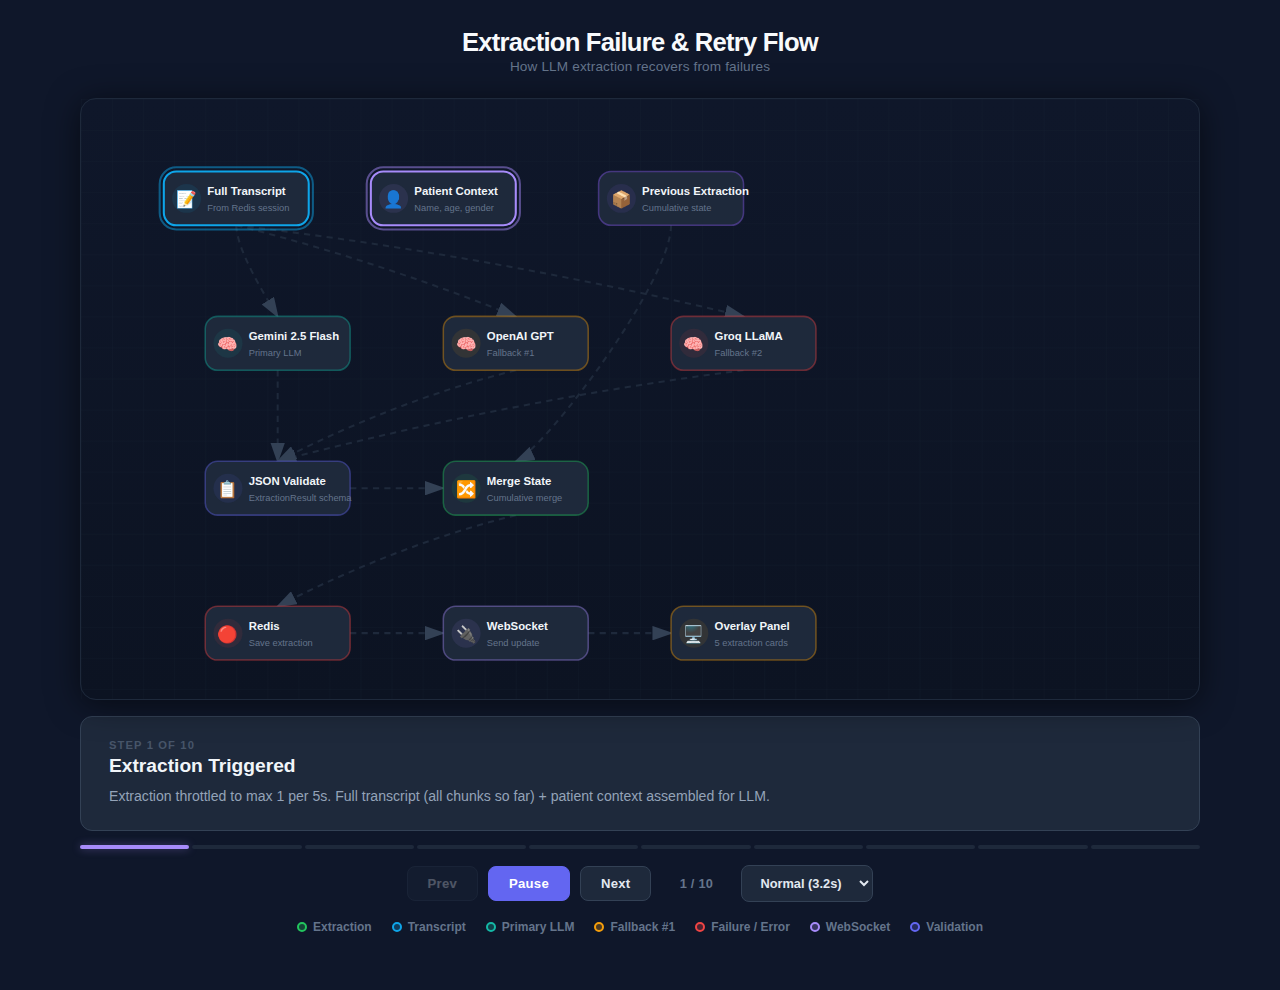
<file: docs/animations/extraction-failure-retry.html>
<!DOCTYPE html>
<html lang="en">
<head>
<meta charset="UTF-8">
<meta name="viewport" content="width=device-width, initial-scale=1.0">
<title>Extraction Failure &amp; Retry Flow -- Animated Dataflow</title>
<style>
  *, *::before, *::after { box-sizing: border-box; margin: 0; padding: 0; }

  body {
    background: #0f172a;
    color: #e2e8f0;
    font-family: -apple-system, BlinkMacSystemFont, 'Segoe UI', Roboto, 'Helvetica Neue', Arial, sans-serif;
    display: flex;
    flex-direction: column;
    align-items: center;
    min-height: 100vh;
    padding: 28px 16px 56px;
    overflow-x: hidden;
  }

  h1 {
    font-size: 1.6rem;
    font-weight: 800;
    letter-spacing: -0.03em;
    margin-bottom: 2px;
    color: #f8fafc;
  }

  .subtitle {
    font-size: 0.85rem;
    color: #64748b;
    margin-bottom: 24px;
    letter-spacing: 0.01em;
  }

  /* ---- SVG canvas ---- */
  .svg-wrap {
    width: 100%;
    max-width: 1120px;
    border: 1px solid #1e293b;
    border-radius: 16px;
    background: linear-gradient(180deg, #0f172a 0%, #0c1322 100%);
    position: relative;
    overflow: visible;
    box-shadow: 0 4px 32px #0008;
  }

  svg { display: block; width: 100%; height: auto; }

  /* ---- Info panel ---- */
  .info-panel {
    width: 100%;
    max-width: 1120px;
    margin-top: 16px;
    padding: 22px 28px;
    background: #1e293b;
    border: 1px solid #334155;
    border-radius: 12px;
    min-height: 92px;
    transition: border-color 0.4s;
  }

  .info-panel .step-label {
    font-size: 0.7rem;
    font-weight: 700;
    text-transform: uppercase;
    letter-spacing: 0.1em;
    color: #475569;
    margin-bottom: 4px;
  }

  .info-panel .step-title {
    font-size: 1.2rem;
    font-weight: 800;
    color: #f1f5f9;
    margin-bottom: 8px;
  }

  .info-panel .step-desc {
    font-size: 0.88rem;
    line-height: 1.6;
    color: #94a3b8;
  }

  .info-panel .step-desc code {
    background: #334155;
    padding: 1px 6px;
    border-radius: 4px;
    font-size: 0.82rem;
    color: #e2e8f0;
    font-family: 'SF Mono', 'Fira Code', 'Cascadia Code', monospace;
  }

  /* ---- Controls ---- */
  .controls {
    display: flex;
    align-items: center;
    gap: 10px;
    margin-top: 16px;
    width: 100%;
    max-width: 1120px;
    justify-content: center;
    flex-wrap: wrap;
  }

  .ctrl-btn {
    background: #1e293b;
    border: 1px solid #334155;
    color: #e2e8f0;
    border-radius: 8px;
    padding: 9px 20px;
    font-size: 0.82rem;
    font-weight: 700;
    cursor: pointer;
    transition: all 0.2s;
    user-select: none;
    letter-spacing: 0.02em;
  }

  .ctrl-btn:hover { background: #334155; border-color: #475569; }
  .ctrl-btn:active { background: #475569; transform: scale(0.97); }
  .ctrl-btn.primary { background: #6366f1; border-color: #6366f1; color: #fff; }
  .ctrl-btn.primary:hover { background: #818cf8; border-color: #818cf8; }
  .ctrl-btn:disabled { opacity: 0.3; cursor: default; pointer-events: none; }

  .speed-select {
    background: #1e293b;
    border: 1px solid #334155;
    color: #e2e8f0;
    border-radius: 8px;
    padding: 9px 14px;
    font-size: 0.8rem;
    cursor: pointer;
    outline: none;
    font-weight: 600;
  }

  .speed-select:focus { border-color: #6366f1; }

  .step-counter {
    color: #64748b;
    font-size: 0.8rem;
    font-weight: 600;
    min-width: 70px;
    text-align: center;
    letter-spacing: 0.02em;
  }

  /* ---- Progress bar ---- */
  .progress-wrap {
    width: 100%;
    max-width: 1120px;
    margin-top: 14px;
    display: flex;
    gap: 3px;
  }

  .progress-pip {
    flex: 1;
    height: 4px;
    border-radius: 2px;
    background: #1e293b;
    transition: background 0.35s, box-shadow 0.35s;
    cursor: pointer;
  }

  .progress-pip:hover { background: #334155; }
  .progress-pip.done { background: #4f46e5; }
  .progress-pip.active { background: #a78bfa; box-shadow: 0 0 8px #a78bfa66; }

  /* ---- Failure banner ---- */
  .failure-banner {
    position: absolute;
    top: 50%;
    left: 50%;
    transform: translate(-50%, -50%) scale(0);
    background: linear-gradient(135deg, #dc2626ee, #991b1bee);
    color: #fff;
    font-weight: 900;
    font-size: 1.15rem;
    padding: 12px 32px;
    border-radius: 12px;
    letter-spacing: 0.06em;
    pointer-events: none;
    transition: transform 0.5s cubic-bezier(0.34, 1.56, 0.64, 1), opacity 0.4s;
    opacity: 0;
    z-index: 10;
    white-space: nowrap;
    border: 2px solid #fca5a5;
    box-shadow: 0 0 40px #dc262666;
  }

  .failure-banner.visible {
    transform: translate(-50%, -50%) scale(1);
    opacity: 1;
  }

  /* ---- Pulse keyframes for node glow ---- */
  @keyframes nodePulse {
    0%, 100% { opacity: 0.6; }
    50% { opacity: 1; }
  }

  /* ---- Legend ---- */
  .legend {
    display: flex;
    gap: 20px;
    margin-top: 18px;
    flex-wrap: wrap;
    justify-content: center;
  }

  .legend-item {
    display: flex;
    align-items: center;
    gap: 6px;
    font-size: 0.75rem;
    color: #64748b;
    font-weight: 600;
  }

  .legend-dot {
    width: 10px;
    height: 10px;
    border-radius: 50%;
    border: 2px solid;
  }
</style>
</head>
<body>

<h1>Extraction Failure &amp; Retry Flow</h1>
<p class="subtitle">How LLM extraction recovers from failures</p>

<div class="svg-wrap" id="svgWrap">
  <div class="failure-banner" id="failBanner">GEMINI DOWN -- 503</div>
  <svg id="mainSvg" viewBox="0 0 1080 580" xmlns="http://www.w3.org/2000/svg">
    <defs>
      <marker id="arr" markerWidth="10" markerHeight="7" refX="9" refY="3.5" orient="auto" markerUnits="strokeWidth">
        <path d="M0,0 L10,3.5 L0,7" fill="#334155" />
      </marker>
      <marker id="arr-hi" markerWidth="10" markerHeight="7" refX="9" refY="3.5" orient="auto" markerUnits="strokeWidth">
        <path d="M0,0 L10,3.5 L0,7" fill="#818cf8" />
      </marker>
      <!-- glow for dots -->
      <filter id="dotGlow" x="-100%" y="-100%" width="300%" height="300%">
        <feGaussianBlur stdDeviation="4" result="g" />
        <feMerge><feMergeNode in="g" /><feMergeNode in="SourceGraphic" /></feMerge>
      </filter>
      <!-- subtle grid pattern -->
      <pattern id="grid" width="30" height="30" patternUnits="userSpaceOnUse">
        <path d="M30,0 L0,0 0,30" fill="none" stroke="#1e293b" stroke-width="0.5" opacity="0.5" />
      </pattern>
    </defs>

    <!-- background grid -->
    <rect width="1080" height="580" fill="url(#grid)" />

    <g id="edgesGroup"></g>
    <g id="nodesGroup"></g>
    <g id="dotsGroup"></g>
  </svg>
</div>

<div class="info-panel" id="infoPanel">
  <div class="step-label" id="stepLabel">Step 1 / 10</div>
  <div class="step-title" id="stepTitle">--</div>
  <div class="step-desc" id="stepDesc">--</div>
</div>

<div class="progress-wrap" id="progressWrap"></div>

<div class="controls">
  <button class="ctrl-btn" id="btnPrev" title="Previous step">Prev</button>
  <button class="ctrl-btn primary" id="btnPlay" title="Play / Pause">Pause</button>
  <button class="ctrl-btn" id="btnNext" title="Next step">Next</button>
  <span class="step-counter" id="stepCounter">1 / 10</span>
  <select class="speed-select" id="speedSelect" title="Animation speed">
    <option value="5000">Slow (5s)</option>
    <option value="3200" selected>Normal (3.2s)</option>
    <option value="1800">Fast (1.8s)</option>
    <option value="900">Turbo (0.9s)</option>
  </select>
</div>

<div class="legend">
  <div class="legend-item"><div class="legend-dot" style="background:#22c55e44;border-color:#22c55e"></div>Extraction</div>
  <div class="legend-item"><div class="legend-dot" style="background:#0ea5e944;border-color:#0ea5e9"></div>Transcript</div>
  <div class="legend-item"><div class="legend-dot" style="background:#14b8a644;border-color:#14b8a6"></div>Primary LLM</div>
  <div class="legend-item"><div class="legend-dot" style="background:#f59e0b44;border-color:#f59e0b"></div>Fallback #1</div>
  <div class="legend-item"><div class="legend-dot" style="background:#ef444444;border-color:#ef4444"></div>Failure / Error</div>
  <div class="legend-item"><div class="legend-dot" style="background:#a78bfa44;border-color:#a78bfa"></div>WebSocket</div>
  <div class="legend-item"><div class="legend-dot" style="background:#6366f144;border-color:#6366f1"></div>Validation</div>
</div>

<script>
(function () {
  'use strict';

  // ==============================================================
  //  CONSTANTS
  // ==============================================================
  const NW = 140, NH = 52, NR = 12, SVG_W = 1080, SVG_H = 580;

  // ==============================================================
  //  TYPE COLORS
  // ==============================================================
  const TYPE_COLORS = {
    extraction: '#22c55e',
    transcript: '#0ea5e9',
    error:      '#ef4444',
  };

  // ==============================================================
  //  STAGE (NODE) DEFINITIONS
  // ==============================================================
  const STAGES = [
    { id: 'transcript',   label: 'Full Transcript',       sublabel: 'From Redis session',    x: 80,  y: 70,  color: '#0ea5e9', icon: '\uD83D\uDCDD' },
    { id: 'patient',      label: 'Patient Context',       sublabel: 'Name, age, gender',     x: 280, y: 70,  color: '#a78bfa', icon: '\uD83D\uDC64' },
    { id: 'prev_extract', label: 'Previous Extraction',   sublabel: 'Cumulative state',      x: 500, y: 70,  color: '#8b5cf6', icon: '\uD83D\uDCE6' },

    { id: 'gemini',       label: 'Gemini 2.5 Flash',      sublabel: 'Primary LLM',           x: 120, y: 210, color: '#14b8a6', icon: '\uD83E\uDDE0' },
    { id: 'openai',       label: 'OpenAI GPT',            sublabel: 'Fallback #1',           x: 350, y: 210, color: '#f59e0b', icon: '\uD83E\uDDE0' },
    { id: 'groq',         label: 'Groq LLaMA',            sublabel: 'Fallback #2',           x: 570, y: 210, color: '#ef4444', icon: '\uD83E\uDDE0' },

    { id: 'json_parse',   label: 'JSON Validate',         sublabel: 'ExtractionResult schema', x: 120, y: 350, color: '#6366f1', icon: '\uD83D\uDCCB' },
    { id: 'merge',        label: 'Merge State',           sublabel: 'Cumulative merge',      x: 350, y: 350, color: '#22c55e', icon: '\uD83D\uDD00' },

    { id: 'redis',        label: 'Redis',                 sublabel: 'Save extraction',       x: 120, y: 490, color: '#ef4444', icon: '\uD83D\uDD34' },
    { id: 'websocket',    label: 'WebSocket',             sublabel: 'Send update',           x: 350, y: 490, color: '#a78bfa', icon: '\uD83D\uDD0C' },
    { id: 'ui',           label: 'Overlay Panel',         sublabel: '5 extraction cards',    x: 570, y: 490, color: '#f59e0b', icon: '\uD83D\uDDA5\uFE0F' },
  ];

  // Build node lookup and compute center / port helpers
  const nodeMap = {};
  STAGES.forEach(n => {
    n.cx = n.x + NW / 2;
    n.cy = n.y + NH / 2;
    n.top    = { x: n.cx, y: n.y };
    n.bottom = { x: n.cx, y: n.y + NH };
    n.left   = { x: n.x,  y: n.cy };
    n.right  = { x: n.x + NW, y: n.cy };
    nodeMap[n.id] = n;
  });

  function getStage(id) { return nodeMap[id]; }

  // ==============================================================
  //  EDGE DEFINITIONS (with explicit bezier paths)
  // ==============================================================
  function makePath(pts) {
    if (pts.length === 2) {
      const [a, b] = pts;
      const mx = (a.x + b.x) / 2, my = (a.y + b.y) / 2;
      return 'M' + a.x + ',' + a.y + ' Q' + mx + ',' + my + ' ' + b.x + ',' + b.y;
    }
    if (pts.length === 3) {
      return 'M' + pts[0].x + ',' + pts[0].y + ' Q' + pts[1].x + ',' + pts[1].y + ' ' + pts[2].x + ',' + pts[2].y;
    }
    if (pts.length === 4) {
      return 'M' + pts[0].x + ',' + pts[0].y + ' C' + pts[1].x + ',' + pts[1].y + ' ' + pts[2].x + ',' + pts[2].y + ' ' + pts[3].x + ',' + pts[3].y;
    }
    let d = 'M' + pts[0].x + ',' + pts[0].y;
    for (let i = 1; i < pts.length; i++) d += ' L' + pts[i].x + ',' + pts[i].y;
    return d;
  }

  const N = nodeMap;

  // primary: transcript -> LLMs, LLMs -> json_parse
  // merge_flow: json_parse -> merge, prev_extract -> merge
  // output: merge -> redis -> websocket -> ui
  const EDGES = [
    // transcript -> gemini
    { id: 'transcript-gemini',   d: makePath([ N.transcript.bottom, { x: N.transcript.cx, y: N.transcript.cy + 50 }, N.gemini.top ]),   type: 'extraction' },
    // transcript -> openai
    { id: 'transcript-openai',   d: makePath([ N.transcript.bottom, { x: (N.transcript.cx + N.openai.cx) / 2, y: N.transcript.cy + 60 }, N.openai.top ]),   type: 'extraction' },
    // transcript -> groq
    { id: 'transcript-groq',     d: makePath([ N.transcript.bottom, { x: (N.transcript.cx + N.groq.cx) / 2, y: N.transcript.cy + 55 }, N.groq.top ]),       type: 'extraction' },
    // gemini -> json_parse
    { id: 'gemini-json_parse',   d: makePath([ N.gemini.bottom, N.json_parse.top ]),     type: 'extraction' },
    // openai -> json_parse
    { id: 'openai-json_parse',   d: makePath([ N.openai.bottom, { x: (N.openai.cx + N.json_parse.cx) / 2, y: N.openai.cy + 55 }, N.json_parse.top ]),   type: 'extraction' },
    // groq -> json_parse
    { id: 'groq-json_parse',     d: makePath([ N.groq.bottom, { x: (N.groq.cx + N.json_parse.cx) / 2, y: N.groq.cy + 55 }, N.json_parse.top ]),         type: 'extraction' },

    // json_parse -> merge
    { id: 'json_parse-merge',    d: makePath([ N.json_parse.right, N.merge.left ]),   type: 'transcript' },
    // prev_extract -> merge
    { id: 'prev_extract-merge',  d: makePath([ N.prev_extract.bottom, { x: N.prev_extract.cx, y: N.prev_extract.cy + 80 }, { x: N.merge.cx + 30, y: N.merge.cy - 40 }, N.merge.top ]),   type: 'transcript' },

    // merge -> redis
    { id: 'merge-redis',         d: makePath([ N.merge.bottom, { x: (N.merge.cx + N.redis.cx) / 2, y: N.merge.cy + 55 }, N.redis.top ]),   type: 'extraction' },
    // redis -> websocket
    { id: 'redis-websocket',     d: makePath([ N.redis.right, N.websocket.left ]),   type: 'extraction' },
    // websocket -> ui
    { id: 'websocket-ui',        d: makePath([ N.websocket.right, N.ui.left ]),   type: 'extraction' },
  ];

  // Edge lookup
  const edgeMap = {};
  EDGES.forEach(e => { edgeMap[e.id] = e; });

  // Helper to build an edge id from two node ids
  function getEdge(from, to) { return from + '-' + to; }

  // ==============================================================
  //  STEP DEFINITIONS
  // ==============================================================
  const STEPS = [
    {
      name: 'Extraction Triggered',
      desc: 'Extraction throttled to max 1 per 5s. Full transcript (all chunks so far) + patient context assembled for LLM.',
      activeNodes: ['transcript', 'patient'],
      activeEdges: [],
      duration: 2000,
      dotColor: TYPE_COLORS.transcript,
      failed: [], dimmed: [], badges: {},
    },
    {
      name: 'Attempt 1: Gemini',
      desc: '<code>tenacity</code> sends full transcript to primary provider (Gemini 2.5 Flash) with <code>response_schema=ExtractionResult</code> for structured JSON.',
      activeNodes: ['transcript', 'gemini'],
      activeEdges: [['transcript', 'gemini']],
      duration: 2000,
      dotColor: TYPE_COLORS.extraction,
      failed: [], dimmed: [], badges: {},
    },
    {
      name: 'Gemini: Malformed JSON',
      desc: 'Gemini returned text that doesn\'t match ExtractionResult schema. <code>json.JSONDecodeError</code> caught. <code>tenacity</code> retries (backoff: 1s).',
      activeNodes: ['gemini', 'json_parse'],
      activeEdges: [['gemini', 'json_parse']],
      duration: 2200,
      isError: true,
      dotColor: TYPE_COLORS.error,
      failed: ['json_parse'], dimmed: [], badges: { json_parse: { text: 'MALFORMED', style: 'red' } },
    },
    {
      name: 'Retry: Gemini Attempt 2',
      desc: '<code>tenacity</code> retry #2. Same transcript -- rebuilt from <code>session.get_full_transcript()</code>. If it fails again, provider is exhausted.',
      activeNodes: ['transcript', 'gemini'],
      activeEdges: [['transcript', 'gemini']],
      duration: 2000,
      dotColor: TYPE_COLORS.extraction,
      failed: [], dimmed: [], badges: { gemini: { text: '2 / 2', style: 'amber' } },
    },
    {
      name: 'Gemini Down -- 503',
      desc: 'Gemini returns <code>503</code>. <code>tenacity</code> exhausted (2 attempts). <code>pybreaker</code> increments failure count (1/3). Chain advances to next provider.',
      activeNodes: ['gemini'],
      activeEdges: [],
      duration: 2200,
      isError: true,
      dotColor: TYPE_COLORS.error,
      failed: ['gemini'], dimmed: ['gemini'], badges: { gemini: { text: '503 FAILED', style: 'circuit' } },
      showBanner: true,
    },
    {
      name: 'Fallback: OpenAI GPT',
      desc: 'Provider chain advances. Same transcript passed to OpenAI GPT with <code>function_call</code> for structured output.',
      activeNodes: ['transcript', 'openai'],
      activeEdges: [['transcript', 'openai']],
      duration: 2000,
      dotColor: '#f59e0b',
      failed: [], dimmed: ['gemini'], badges: { gemini: { text: 'FAILED', style: 'red' } },
    },
    {
      name: 'OpenAI: Valid JSON',
      desc: 'OpenAI returns valid <code>ExtractionResult</code> JSON. Parsed and validated by Pydantic. 5 fields: chief_complaint, diagnosis, medicine, advice, next_steps.',
      activeNodes: ['openai', 'json_parse'],
      activeEdges: [['openai', 'json_parse']],
      duration: 2000,
      dotColor: '#f59e0b',
      failed: [], dimmed: ['gemini'], badges: { gemini: { text: 'FAILED', style: 'red' }, json_parse: { text: 'VALID', style: 'green' } },
    },
    {
      name: 'Merge with Previous',
      desc: 'New extraction merged with cumulative state from Redis. Fields are additive -- new findings appended (semicolon-separated), not replaced.',
      activeNodes: ['json_parse', 'merge', 'prev_extract'],
      activeEdges: [['json_parse', 'merge'], ['prev_extract', 'merge']],
      duration: 2000,
      dotColor: TYPE_COLORS.transcript,
      failed: [], dimmed: ['gemini'], badges: { gemini: { text: 'FAILED', style: 'red' } },
    },
    {
      name: 'Push to Client',
      desc: 'Merged extraction saved to Redis, then <code>extraction_update</code> sent over WebSocket to Chrome Extension overlay panel.',
      activeNodes: ['merge', 'redis', 'websocket', 'ui'],
      activeEdges: [['merge', 'redis'], ['redis', 'websocket'], ['websocket', 'ui']],
      duration: 2500,
      dotColor: TYPE_COLORS.extraction,
      failed: [], dimmed: ['gemini'], badges: { gemini: { text: 'FAILED', style: 'red' } },
    },
    {
      name: 'Self-Healing Insight',
      desc: 'Unlike STT, extraction is <strong>self-healing</strong>. Each attempt uses the FULL transcript -- including chunks from failed rounds. Data is never lost, only delayed.',
      activeNodes: ['transcript', 'redis', 'ui'],
      activeEdges: [],
      duration: 3000,
      isEnd: true,
      dotColor: TYPE_COLORS.extraction,
      failed: [], dimmed: [], badges: { transcript: { text: 'SELF-HEALING', style: 'green' } },
    },
  ];

  // ==============================================================
  //  SVG RENDERING
  // ==============================================================
  const svg    = document.getElementById('mainSvg');
  const edgesG = document.getElementById('edgesGroup');
  const nodesG = document.getElementById('nodesGroup');
  const dotsG  = document.getElementById('dotsGroup');

  // ---- Render edges ----
  EDGES.forEach(e => {
    const path = document.createElementNS('http://www.w3.org/2000/svg', 'path');
    path.setAttribute('d', e.d);
    path.setAttribute('fill', 'none');
    path.setAttribute('stroke', '#1e293b');
    path.setAttribute('stroke-width', '2');
    path.setAttribute('stroke-dasharray', '6,5');
    path.setAttribute('marker-end', 'url(#arr)');
    path.setAttribute('id', 'edge-' + e.id);
    edgesG.appendChild(path);
    e.el = path;
    e.len = path.getTotalLength();
  });

  // ---- Render nodes ----
  STAGES.forEach(n => {
    const g = document.createElementNS('http://www.w3.org/2000/svg', 'g');
    g.setAttribute('id', 'node-' + n.id);

    // outer glow rect (for pulse)
    const glow = document.createElementNS('http://www.w3.org/2000/svg', 'rect');
    glow.setAttribute('x', n.x - 4);
    glow.setAttribute('y', n.y - 4);
    glow.setAttribute('width', NW + 8);
    glow.setAttribute('height', NH + 8);
    glow.setAttribute('rx', NR + 4);
    glow.setAttribute('fill', 'none');
    glow.setAttribute('stroke', n.color);
    glow.setAttribute('stroke-width', '0');
    glow.setAttribute('opacity', '0');
    glow.setAttribute('id', 'glow-' + n.id);
    g.appendChild(glow);

    // main rect
    const rect = document.createElementNS('http://www.w3.org/2000/svg', 'rect');
    rect.setAttribute('x', n.x);
    rect.setAttribute('y', n.y);
    rect.setAttribute('width', NW);
    rect.setAttribute('height', NH);
    rect.setAttribute('rx', NR);
    rect.setAttribute('fill', '#1e293b');
    rect.setAttribute('stroke', n.color + '66');
    rect.setAttribute('stroke-width', '1.5');
    rect.setAttribute('id', 'rect-' + n.id);
    g.appendChild(rect);

    // icon bg circle
    const iconBg = document.createElementNS('http://www.w3.org/2000/svg', 'circle');
    iconBg.setAttribute('cx', n.x + 22);
    iconBg.setAttribute('cy', n.cy);
    iconBg.setAttribute('r', '14');
    iconBg.setAttribute('fill', n.color + '18');
    g.appendChild(iconBg);

    // icon
    const ico = document.createElementNS('http://www.w3.org/2000/svg', 'text');
    ico.setAttribute('x', n.x + 22);
    ico.setAttribute('y', n.cy + 1);
    ico.setAttribute('font-size', '16');
    ico.setAttribute('text-anchor', 'middle');
    ico.setAttribute('dominant-baseline', 'central');
    ico.textContent = n.icon;
    g.appendChild(ico);

    // label
    const lbl = document.createElementNS('http://www.w3.org/2000/svg', 'text');
    lbl.setAttribute('x', n.x + 42);
    lbl.setAttribute('y', n.cy - 6);
    lbl.setAttribute('fill', '#f1f5f9');
    lbl.setAttribute('font-size', '11');
    lbl.setAttribute('font-weight', '700');
    lbl.setAttribute('dominant-baseline', 'middle');
    lbl.textContent = n.label;
    g.appendChild(lbl);

    // sub
    const sub = document.createElementNS('http://www.w3.org/2000/svg', 'text');
    sub.setAttribute('x', n.x + 42);
    sub.setAttribute('y', n.cy + 10);
    sub.setAttribute('fill', '#64748b');
    sub.setAttribute('font-size', '9');
    sub.setAttribute('font-weight', '500');
    sub.setAttribute('dominant-baseline', 'middle');
    sub.textContent = n.sublabel;
    g.appendChild(sub);

    // badge group
    const bG = document.createElementNS('http://www.w3.org/2000/svg', 'g');
    bG.setAttribute('id', 'badge-' + n.id);
    bG.style.display = 'none';

    const bRect = document.createElementNS('http://www.w3.org/2000/svg', 'rect');
    bRect.setAttribute('rx', '5');
    bRect.setAttribute('height', '16');
    bRect.setAttribute('id', 'bRect-' + n.id);
    bG.appendChild(bRect);

    const bTxt = document.createElementNS('http://www.w3.org/2000/svg', 'text');
    bTxt.setAttribute('y', '12');
    bTxt.setAttribute('fill', '#fff');
    bTxt.setAttribute('font-size', '8.5');
    bTxt.setAttribute('font-weight', '800');
    bTxt.setAttribute('letter-spacing', '0.04em');
    bTxt.setAttribute('id', 'bTxt-' + n.id);
    bG.appendChild(bTxt);

    g.appendChild(bG);
    nodesG.appendChild(g);
  });

  // ---- Progress pips ----
  const progressWrap = document.getElementById('progressWrap');
  STEPS.forEach(function(_, i) {
    const pip = document.createElement('div');
    pip.className = 'progress-pip';
    pip.addEventListener('click', function() { goToStep(i); });
    progressWrap.appendChild(pip);
  });
  const pips = progressWrap.children;

  // ==============================================================
  //  STATE MACHINE
  // ==============================================================
  let currentStep = -1;
  let playing = true;
  let timer = null;
  let dotAnims = [];
  let rafId = null;

  function speed() { return parseInt(document.getElementById('speedSelect').value, 10); }

  // Badge style presets
  const BADGE_STYLES = {
    red:     { bg: '#dc2626', border: '#fca5a5' },
    amber:   { bg: '#d97706', border: '#fbbf24' },
    circuit: { bg: '#7f1d1d', border: '#ef4444' },
    green:   { bg: '#16a34a', border: '#4ade80' },
  };

  function applyStep(idx) {
    const s = STEPS[idx];

    // --- Reset nodes ---
    STAGES.forEach(n => {
      const rect = document.getElementById('rect-' + n.id);
      const glow = document.getElementById('glow-' + n.id);
      rect.setAttribute('fill', '#1e293b');
      rect.setAttribute('stroke', n.color + '66');
      rect.setAttribute('stroke-width', '1.5');
      rect.style.opacity = '1';
      glow.setAttribute('stroke-width', '0');
      glow.setAttribute('opacity', '0');
      glow.style.animation = '';
      document.getElementById('badge-' + n.id).style.display = 'none';
    });

    // --- Reset edges ---
    EDGES.forEach(e => {
      e.el.setAttribute('stroke', '#1e293b');
      e.el.setAttribute('stroke-width', '2');
      e.el.setAttribute('stroke-dasharray', '6,5');
      e.el.setAttribute('marker-end', 'url(#arr)');
    });

    // --- Banner ---
    var banner = document.getElementById('failBanner');
    if (s.showBanner) banner.classList.add('visible');
    else banner.classList.remove('visible');

    // --- Dimmed ---
    (s.dimmed || []).forEach(function(id) {
      var r = document.getElementById('rect-' + id);
      r.setAttribute('fill', '#111827');
      r.setAttribute('stroke', '#334155');
      r.style.opacity = '0.45';
    });

    // --- Failed (red glow) ---
    (s.failed || []).forEach(function(id) {
      var r = document.getElementById('rect-' + id);
      r.setAttribute('stroke', '#ef4444');
      r.setAttribute('stroke-width', '2.5');
      if (!(s.dimmed || []).includes(id)) {
        r.setAttribute('fill', '#1a0a0a');
      }
    });

    // --- Active nodes (pulse glow) ---
    (s.activeNodes || []).forEach(function(id) {
      var n = nodeMap[id];
      var r = document.getElementById('rect-' + id);
      var g = document.getElementById('glow-' + id);
      r.setAttribute('fill', '#1e293b');
      r.setAttribute('stroke', n.color);
      r.setAttribute('stroke-width', '2');
      r.style.opacity = '1';
      g.setAttribute('stroke', n.color);
      g.setAttribute('stroke-width', '2');
      g.setAttribute('opacity', '0.5');
      g.style.animation = 'nodePulse 1.8s ease-in-out infinite';
    });

    // --- Reset opacity for non-dimmed ---
    STAGES.forEach(function(n) {
      if (!(s.dimmed || []).includes(n.id)) {
        if (!(s.failed || []).includes(n.id) || (s.activeNodes || []).includes(n.id)) {
          // keep normal opacity unless dimmed
        }
      }
    });

    // --- Badges ---
    Object.entries(s.badges || {}).forEach(function(entry) {
      var nid = entry[0], cfg = entry[1];
      var bG   = document.getElementById('badge-' + nid);
      var bR   = document.getElementById('bRect-' + nid);
      var bT   = document.getElementById('bTxt-' + nid);
      var node = nodeMap[nid];
      var st   = BADGE_STYLES[cfg.style] || BADGE_STYLES.red;

      bG.style.display = '';
      bT.textContent = cfg.text;

      var w = cfg.text.length * 6.5 + 16;
      bR.setAttribute('width', w);
      bR.setAttribute('fill', st.bg);
      bR.setAttribute('stroke', st.border);
      bR.setAttribute('stroke-width', '1');
      bT.setAttribute('x', '8');

      var bx = node.x + NW - w + 10;
      var by = node.y - 10;
      bG.setAttribute('transform', 'translate(' + bx + ',' + by + ')');
    });

    // --- Build active edge ids ---
    var activeEdgeIds = (s.activeEdges || []).map(function(pair) {
      return getEdge(pair[0], pair[1]);
    });

    // --- Highlight active edges ---
    activeEdgeIds.forEach(function(eid) {
      var e = edgeMap[eid];
      if (!e) return;
      e.el.setAttribute('stroke', '#475569');
      e.el.setAttribute('stroke-width', '2.5');
      e.el.setAttribute('stroke-dasharray', '8,4');
      e.el.setAttribute('marker-end', 'url(#arr-hi)');
    });

    // --- Animated dots ---
    clearDots();
    activeEdgeIds.forEach(function(eid) {
      var color = s.dotColor || '#22c55e';
      var spd   = 0.9 / (speed() / 1000);
      dotAnims.push({ edgeId: eid, t: 0, speed: spd, color: color, trail: [] });

      // main dot
      var c = document.createElementNS('http://www.w3.org/2000/svg', 'circle');
      c.setAttribute('r', '5');
      c.setAttribute('fill', color);
      c.setAttribute('filter', 'url(#dotGlow)');
      c.setAttribute('id', 'dot-' + eid);
      dotsG.appendChild(c);

      // trail dots (3 smaller trailing)
      for (var ti = 0; ti < 3; ti++) {
        var tc = document.createElementNS('http://www.w3.org/2000/svg', 'circle');
        tc.setAttribute('r', String(3.5 - ti * 0.8));
        tc.setAttribute('fill', color);
        tc.setAttribute('opacity', String(0.5 - ti * 0.15));
        tc.setAttribute('id', 'trail-' + eid + '-' + ti);
        dotsG.appendChild(tc);
      }
    });

    // --- Info panel ---
    document.getElementById('stepLabel').textContent = 'Step ' + (idx + 1) + ' of ' + STEPS.length;
    document.getElementById('stepTitle').textContent = s.name;
    document.getElementById('stepDesc').innerHTML = s.desc;
    document.getElementById('stepCounter').textContent = (idx + 1) + ' / ' + STEPS.length;

    // --- Info panel border tint ---
    var panel = document.getElementById('infoPanel');
    if (s.isError) panel.style.borderColor = '#ef444488';
    else if (s.isEnd) panel.style.borderColor = '#22c55e88';
    else panel.style.borderColor = '#334155';

    // --- Step title color ---
    var titleEl = document.getElementById('stepTitle');
    if (s.isError) titleEl.style.color = '#fca5a5';
    else if (s.isEnd) titleEl.style.color = '#4ade80';
    else titleEl.style.color = '#f1f5f9';

    // --- Progress pips ---
    for (var i = 0; i < pips.length; i++) {
      pips[i].className = 'progress-pip' +
        (i < idx ? ' done' : '') +
        (i === idx ? ' active done' : '');
    }

    // --- Button state ---
    document.getElementById('btnPrev').disabled = idx === 0;
    document.getElementById('btnNext').disabled = idx === STEPS.length - 1;
  }

  function clearDots() {
    while (dotsG.firstChild) dotsG.removeChild(dotsG.firstChild);
    dotAnims = [];
  }

  // ==============================================================
  //  ANIMATION LOOP (requestAnimationFrame)
  // ==============================================================
  var lastT = 0;

  function tick(ts) {
    var dt = Math.min((ts - lastT) / 1000, 0.1);
    lastT = ts;

    dotAnims.forEach(function(da) {
      var edge = edgeMap[da.edgeId];
      if (!edge) return;

      da.t += dt * da.speed;
      if (da.t > 1) da.t -= 1;

      var pt = edge.el.getPointAtLength(da.t * edge.len);
      var dot = document.getElementById('dot-' + da.edgeId);
      if (dot) {
        dot.setAttribute('cx', pt.x);
        dot.setAttribute('cy', pt.y);
      }

      // trailing dots at earlier t values
      for (var ti = 0; ti < 3; ti++) {
        var trailT = da.t - (ti + 1) * 0.06;
        var tt = trailT < 0 ? trailT + 1 : trailT;
        var tp = edge.el.getPointAtLength(tt * edge.len);
        var te = document.getElementById('trail-' + da.edgeId + '-' + ti);
        if (te) {
          te.setAttribute('cx', tp.x);
          te.setAttribute('cy', tp.y);
        }
      }
    });

    // Pulse glow rects (use sine wave)
    var pulse = 0.3 + 0.7 * Math.abs(Math.sin(ts / 600));
    var step = STEPS[currentStep];
    if (step) {
      (step.activeNodes || []).forEach(function(nid) {
        var g = document.getElementById('glow-' + nid);
        if (g) g.setAttribute('opacity', String(pulse * 0.5));
      });
    }

    rafId = requestAnimationFrame(tick);
  }

  // ==============================================================
  //  PLAYBACK CONTROLS
  // ==============================================================
  function scheduleNext() {
    clearTimeout(timer);
    if (!playing) return;
    var dur = STEPS[currentStep] ? STEPS[currentStep].duration : 2000;
    // Scale duration based on speed selection
    var ratio = speed() / 3200;
    timer = setTimeout(function() {
      if (currentStep < STEPS.length - 1) {
        currentStep++;
      } else {
        currentStep = 0;
      }
      applyStep(currentStep);
      scheduleNext();
    }, dur * ratio);
  }

  function goToStep(idx) {
    clearTimeout(timer);
    currentStep = Math.max(0, Math.min(STEPS.length - 1, idx));
    applyStep(currentStep);
    if (playing) scheduleNext();
  }

  document.getElementById('btnPrev').addEventListener('click', function() { goToStep(currentStep - 1); });
  document.getElementById('btnNext').addEventListener('click', function() { goToStep(currentStep + 1); });

  document.getElementById('btnPlay').addEventListener('click', function() {
    playing = !playing;
    var btn = document.getElementById('btnPlay');
    btn.textContent = playing ? 'Pause' : 'Play';
    btn.classList.toggle('primary', playing);
    if (playing) scheduleNext();
    else clearTimeout(timer);
  });

  document.getElementById('speedSelect').addEventListener('change', function() {
    if (playing) {
      clearTimeout(timer);
      scheduleNext();
    }
  });

  // Keyboard controls
  document.addEventListener('keydown', function(e) {
    if (e.key === 'ArrowLeft' || e.key === 'ArrowUp') { e.preventDefault(); goToStep(currentStep - 1); }
    if (e.key === 'ArrowRight' || e.key === 'ArrowDown') { e.preventDefault(); goToStep(currentStep + 1); }
    if (e.key === ' ') {
      e.preventDefault();
      document.getElementById('btnPlay').click();
    }
  });

  // ==============================================================
  //  INIT
  // ==============================================================
  currentStep = 0;
  applyStep(0);
  lastT = performance.now();
  rafId = requestAnimationFrame(tick);
  scheduleNext();

})();
</script>
</body>
</html>
</file>
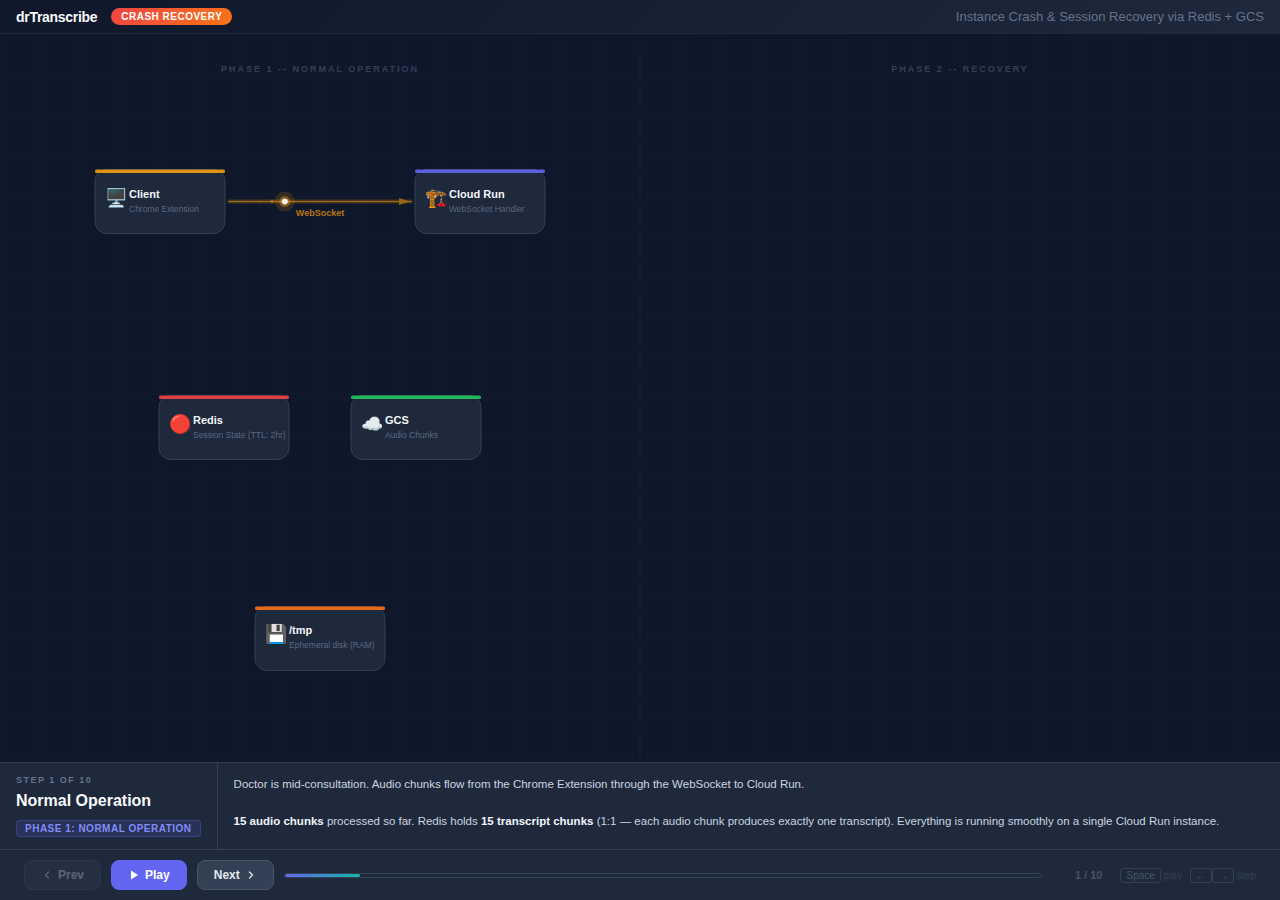
<file: docs/animations/instance-crash-recovery.html>
<!DOCTYPE html>
<html lang="en">
<head>
<meta charset="UTF-8">
<meta name="viewport" content="width=device-width, initial-scale=1.0">
<title>Loop Scribe -- Instance Crash Recovery</title>
<style>
  *, *::before, *::after { box-sizing: border-box; margin: 0; padding: 0; }
  html, body { height: 100%; overflow: hidden; }
  body {
    background: #0f172a;
    color: #e2e8f0;
    font-family: 'Inter', -apple-system, BlinkMacSystemFont, 'Segoe UI', Roboto, sans-serif;
    display: flex;
    flex-direction: column;
  }

  /* ── Header ── */
  .header {
    padding: 8px 16px;
    background: linear-gradient(135deg, #0f172a 0%, #1e293b 100%);
    border-bottom: 1px solid #1e293b;
    display: flex;
    align-items: center;
    gap: 14px;
    flex-shrink: 0;
  }
  .header h1 { font-size: 14px; font-weight: 700; color: #f8fafc; letter-spacing: -0.3px; }
  .header .badge {
    background: linear-gradient(135deg, #ef4444, #f97316);
    color: #fff; font-size: 10px; font-weight: 700;
    padding: 3px 10px; border-radius: 20px; text-transform: uppercase; letter-spacing: 0.5px;
  }
  .header .subtitle { font-size: 13px; color: #64748b; margin-left: auto; }

  /* ── Main ── */
  .main { flex: 1; display: flex; flex-direction: column; overflow: hidden; position: relative; }

  /* ── SVG Canvas ── */
  .canvas-wrap { flex: 1; position: relative; overflow: hidden; }
  .canvas-wrap svg { width: 100%; height: 100%; display: block; }

  /* ── Info Panel ── */
  .info-panel {
    width: 100%; flex-shrink: 0; max-height: 180px;
    background: #1e293b; border-top: 1px solid #334155;
    display: flex; flex-direction: row; overflow: hidden;
  }
  .step-header {
    padding: 12px 16px; border-right: 1px solid #334155; min-width: 200px; max-width: 220px;
  }
  .step-label {
    font-size: 9px; font-weight: 700; text-transform: uppercase; letter-spacing: 1.5px;
    color: #64748b; margin-bottom: 6px;
  }
  .step-title {
    font-size: 16px; font-weight: 700; color: #f8fafc; line-height: 1.3;
    transition: color 0.3s;
  }
  .step-phase-badge {
    display: inline-block; margin-top: 8px;
    font-size: 10px; font-weight: 700; padding: 2px 8px; border-radius: 4px;
    text-transform: uppercase; letter-spacing: 0.5px;
  }
  .step-phase-badge.phase1 { background: rgba(99,102,241,0.15); color: #818cf8; border: 1px solid rgba(99,102,241,0.3); }
  .step-phase-badge.phase2 { background: rgba(20,184,166,0.15); color: #5eead4; border: 1px solid rgba(20,184,166,0.3); }
  .step-phase-badge.crash  { background: rgba(239,68,68,0.2); color: #fca5a5; border: 1px solid rgba(239,68,68,0.4); }
  .step-desc {
    padding: 12px 16px; flex: 1; overflow-y: auto;
    font-size: 11.5px; line-height: 1.6; color: #cbd5e1;
  }
  .step-desc::-webkit-scrollbar { width: 5px; }
  .step-desc::-webkit-scrollbar-track { background: transparent; }
  .step-desc::-webkit-scrollbar-thumb { background: #334155; border-radius: 3px; }
  .step-desc code {
    background: #334155; color: #fbbf24; padding: 1px 6px; border-radius: 4px;
    font-size: 12px; font-family: 'SF Mono', 'Fira Code', monospace;
  }
  .step-desc strong { color: #f1f5f9; }

  /* ── Compare grid (step 5) ── */
  .compare-grid { display: grid; grid-template-columns: 1fr 1fr; gap: 10px; margin: 12px 0; }
  .compare-col { border-radius: 8px; padding: 10px 12px; }
  .compare-col.lost { background: rgba(239,68,68,0.08); border: 1px solid rgba(239,68,68,0.2); }
  .compare-col.kept { background: rgba(34,197,94,0.08); border: 1px solid rgba(34,197,94,0.2); }
  .compare-col h4 { font-size: 11px; font-weight: 700; margin-bottom: 6px; text-transform: uppercase; letter-spacing: 0.5px; }
  .compare-col.lost h4 { color: #ef4444; }
  .compare-col.kept h4 { color: #22c55e; }
  .compare-col ul { list-style: none; padding: 0; }
  .compare-col li { font-size: 12px; color: #94a3b8; padding: 2px 0; line-height: 1.5; }
  .compare-col.lost li::before { content: "\2717  "; color: #ef4444; font-weight: 700; }
  .compare-col.kept li::before { content: "\2713  "; color: #22c55e; font-weight: 700; }

  /* ── Controls ── */
  .controls {
    padding: 10px 24px;
    background: #1e293b; border-top: 1px solid #334155;
    display: flex; align-items: center; gap: 10px;
    flex-shrink: 0;
  }
  .controls button {
    background: #334155; color: #e2e8f0; border: 1px solid #475569;
    border-radius: 8px; padding: 7px 16px; font-size: 12px; font-weight: 600;
    cursor: pointer; transition: all 0.15s ease; display: flex; align-items: center; gap: 5px;
    user-select: none;
  }
  .controls button:hover:not(:disabled) { background: #475569; border-color: #64748b; }
  .controls button:active:not(:disabled) { transform: scale(0.97); }
  .controls button.primary { background: #6366f1; border-color: #6366f1; color: #fff; }
  .controls button.primary:hover:not(:disabled) { background: #4f46e5; }
  .controls button:disabled { opacity: 0.3; cursor: not-allowed; }
  .progress-wrap { flex: 1; display: flex; align-items: center; gap: 10px; }
  .progress-bar {
    flex: 1; height: 5px; background: #1e293b; border-radius: 3px;
    overflow: hidden; position: relative; border: 1px solid #334155;
  }
  .progress-fill {
    height: 100%; border-radius: 3px; transition: width 0.4s ease;
    background: linear-gradient(90deg, #6366f1, #14b8a6);
  }
  .progress-text { font-size: 11px; color: #475569; font-weight: 700; min-width: 50px; text-align: right; font-variant-numeric: tabular-nums; }
  .kbd-hint { font-size: 10px; color: #334155; margin-left: 8px; }
  .kbd-hint kbd {
    background: #1e293b; border: 1px solid #334155; border-radius: 3px;
    padding: 1px 5px; font-family: inherit; font-size: 10px; color: #475569;
  }

  /* ── JSON Overlay ── */
  .json-overlay {
    position: absolute; pointer-events: none; opacity: 0;
    transition: opacity 0.5s ease;
    background: rgba(15,23,42,0.96); border: 1px solid rgba(239,68,68,0.4); border-radius: 10px;
    padding: 16px 20px; font-family: 'SF Mono', 'Fira Code', monospace; font-size: 11px;
    line-height: 1.7; color: #94a3b8; white-space: pre;
    box-shadow: 0 12px 40px rgba(0,0,0,0.6), 0 0 20px rgba(239,68,68,0.1);
    z-index: 10;
  }
  .json-overlay.visible { opacity: 1; }
  .json-key { color: #ef4444; }
  .json-str { color: #4ade80; }
  .json-num { color: #fbbf24; }
  .json-comment { color: #475569; font-style: italic; }

  /* ── Crash overlay ── */
  .crash-flash {
    position: absolute; inset: 0; pointer-events: none; opacity: 0;
    transition: opacity 0.08s ease;
    z-index: 5;
  }
  .crash-flash.active {
    opacity: 1;
    background: radial-gradient(ellipse at var(--cx, 50%) var(--cy, 50%),
      rgba(239,68,68,0.5) 0%, rgba(239,68,68,0.15) 40%, transparent 70%);
  }

  /* ── SVG text defaults ── */
  svg text { font-family: 'Inter', -apple-system, sans-serif; }
</style>
</head>
<body>

<div class="header">
  <h1>drTranscribe</h1>
  <span class="badge">Crash Recovery</span>
  <span class="subtitle">Instance Crash & Session Recovery via Redis + GCS</span>
</div>

<div class="main">
  <div class="canvas-wrap" id="canvasWrap">
    <svg id="svg" xmlns="http://www.w3.org/2000/svg">
      <defs>
        <!-- Glow filters per color -->
        <filter id="glow-amber" x="-50%" y="-50%" width="200%" height="200%">
          <feDropShadow dx="0" dy="0" stdDeviation="5" flood-color="#f59e0b" flood-opacity="0.6"/>
        </filter>
        <filter id="glow-indigo" x="-50%" y="-50%" width="200%" height="200%">
          <feDropShadow dx="0" dy="0" stdDeviation="5" flood-color="#6366f1" flood-opacity="0.6"/>
        </filter>
        <filter id="glow-red" x="-50%" y="-50%" width="200%" height="200%">
          <feDropShadow dx="0" dy="0" stdDeviation="6" flood-color="#ef4444" flood-opacity="0.7"/>
        </filter>
        <filter id="glow-green" x="-50%" y="-50%" width="200%" height="200%">
          <feDropShadow dx="0" dy="0" stdDeviation="5" flood-color="#22c55e" flood-opacity="0.6"/>
        </filter>
        <filter id="glow-teal" x="-50%" y="-50%" width="200%" height="200%">
          <feDropShadow dx="0" dy="0" stdDeviation="5" flood-color="#14b8a6" flood-opacity="0.6"/>
        </filter>
        <filter id="glow-orange" x="-50%" y="-50%" width="200%" height="200%">
          <feDropShadow dx="0" dy="0" stdDeviation="5" flood-color="#f97316" flood-opacity="0.6"/>
        </filter>
        <filter id="glow-big-red" x="-100%" y="-100%" width="300%" height="300%">
          <feDropShadow dx="0" dy="0" stdDeviation="12" flood-color="#ef4444" flood-opacity="0.9"/>
        </filter>

        <!-- Arrow markers -->
        <marker id="arr-amber"  viewBox="0 0 8 6" refX="8" refY="3" markerWidth="8" markerHeight="6" orient="auto"><path d="M0,0.5 L7,3 L0,5.5Z" fill="#f59e0b" opacity="0.8"/></marker>
        <marker id="arr-indigo" viewBox="0 0 8 6" refX="8" refY="3" markerWidth="8" markerHeight="6" orient="auto"><path d="M0,0.5 L7,3 L0,5.5Z" fill="#6366f1" opacity="0.8"/></marker>
        <marker id="arr-red"    viewBox="0 0 8 6" refX="8" refY="3" markerWidth="8" markerHeight="6" orient="auto"><path d="M0,0.5 L7,3 L0,5.5Z" fill="#ef4444" opacity="0.8"/></marker>
        <marker id="arr-green"  viewBox="0 0 8 6" refX="8" refY="3" markerWidth="8" markerHeight="6" orient="auto"><path d="M0,0.5 L7,3 L0,5.5Z" fill="#22c55e" opacity="0.8"/></marker>
        <marker id="arr-teal"   viewBox="0 0 8 6" refX="8" refY="3" markerWidth="8" markerHeight="6" orient="auto"><path d="M0,0.5 L7,3 L0,5.5Z" fill="#14b8a6" opacity="0.8"/></marker>
        <marker id="arr-orange" viewBox="0 0 8 6" refX="8" refY="3" markerWidth="8" markerHeight="6" orient="auto"><path d="M0,0.5 L7,3 L0,5.5Z" fill="#f97316" opacity="0.8"/></marker>
      </defs>

      <!-- Background grid pattern -->
      <g id="bgGrid" opacity="0.04">
        <!-- generated by JS -->
      </g>

      <!-- Phase divider and labels -->
      <g id="phaseChrome"></g>

      <!-- Layers in z-order -->
      <g id="edgesLayer"></g>
      <g id="dotsLayer"></g>
      <g id="fxLayer"></g>
      <g id="nodesLayer"></g>
    </svg>

    <div class="json-overlay" id="jsonOverlay"><span class="json-comment">// Redis hash  session:{id}</span>
{
  <span class="json-key">"patient"</span>: {
    <span class="json-key">"name"</span>: <span class="json-str">"John Doe"</span>,
    <span class="json-key">"age"</span>: <span class="json-num">45</span>,
    <span class="json-key">"gender"</span>: <span class="json-str">"Male"</span>
  },
  <span class="json-key">"transcript_chunks"</span>: [
    <span class="json-str">"chunk_0"</span>, <span class="json-str">"chunk_1"</span>,
    <span class="json-str">"..."</span>, <span class="json-str">"chunk_14"</span>
  ],
  <span class="json-key">"extraction_result"</span>: {
    <span class="json-key">"symptoms"</span>: [<span class="json-str">"..."</span>],
    <span class="json-key">"diagnosis"</span>: <span class="json-str">"..."</span>
  },
  <span class="json-key">"chunk_count"</span>: <span class="json-num">15</span>,
  <span class="json-key">"gcs_paths"</span>: [<span class="json-str">"gs://..."</span>],
  <span class="json-key">"ttl_seconds"</span>: <span class="json-num">7200</span>
}</div>

    <div class="crash-flash" id="crashFlash"></div>
  </div>

  <div class="info-panel">
    <div class="step-header">
      <div class="step-label" id="stepLabel">Step 1 of 10</div>
      <div class="step-title" id="stepTitle">Normal Operation</div>
      <div id="phaseBadge"></div>
    </div>
    <div class="step-desc" id="stepDesc"></div>
  </div>
</div>

<div class="controls">
  <button id="btnPrev" title="Previous (Left arrow)">
    <svg width="12" height="12" viewBox="0 0 24 24" fill="none" stroke="currentColor" stroke-width="2.5" stroke-linecap="round" stroke-linejoin="round"><polyline points="15 18 9 12 15 6"/></svg>
    Prev
  </button>
  <button id="btnPlay" class="primary" title="Play / Pause (Space)">
    <svg id="playIcon" width="12" height="12" viewBox="0 0 24 24" fill="currentColor"><polygon points="6 3 20 12 6 21"/></svg>
    <svg id="pauseIcon" width="12" height="12" viewBox="0 0 24 24" fill="currentColor" style="display:none"><rect x="5" y="3" width="4" height="18" rx="1"/><rect x="15" y="3" width="4" height="18" rx="1"/></svg>
    <span id="playLabel">Play</span>
  </button>
  <button id="btnNext" title="Next (Right arrow)">
    Next
    <svg width="12" height="12" viewBox="0 0 24 24" fill="none" stroke="currentColor" stroke-width="2.5" stroke-linecap="round" stroke-linejoin="round"><polyline points="9 18 15 12 9 6"/></svg>
  </button>
  <div class="progress-wrap">
    <div class="progress-bar"><div class="progress-fill" id="progressFill"></div></div>
    <div class="progress-text" id="progressText">1 / 10</div>
  </div>
  <span class="kbd-hint"><kbd>Space</kbd> play &nbsp; <kbd>&larr;</kbd><kbd>&rarr;</kbd> step</span>
</div>

<script>
(function () {
  "use strict";

  /* ────────────────────────────────────────────
     Constants
  ──────────────────────────────────────────── */
  const NW = 130, NH = 64, NR = 12;

  /* ────────────────────────────────────────────
     Measure canvas
  ──────────────────────────────────────────── */
  let W = 0, H = 0;
  function measure() {
    const r = document.getElementById("canvasWrap").getBoundingClientRect();
    W = r.width; H = r.height;
  }
  measure();

  /* ────────────────────────────────────────────
     Node layout (responsive)
  ──────────────────────────────────────────── */
  function layoutNodes() {
    const lx = W * 0.25;           // Phase 1 center-x
    const rx = W * 0.75;           // Phase 2 center-x
    const row1 = H * 0.18;        // top row
    const row2 = H * 0.48;        // middle row
    const row3 = H * 0.76;        // bottom row
    const spread = Math.min(160, W * 0.13);

    return {
      /* Phase 1 */
      client1:   { id:"client1",   x: lx - spread - NW/2,  y: row1, color:"#f59e0b", icon:"\uD83D\uDDA5\uFE0F", label:"Client",       sub:"Chrome Extension",        phase:1 },
      cloudrun1: { id:"cloudrun1", x: lx + spread - NW/2,  y: row1, color:"#6366f1", icon:"\uD83C\uDFD7\uFE0F", label:"Cloud Run",     sub:"WebSocket Handler",       phase:1 },
      redis1:    { id:"redis1",    x: lx - spread*0.6 - NW/2, y: row2, color:"#ef4444", icon:"\uD83D\uDD34",       label:"Redis",         sub:"Session State (TTL: 2hr)",phase:1 },
      gcs1:      { id:"gcs1",      x: lx + spread*0.6 - NW/2, y: row2, color:"#22c55e", icon:"\u2601\uFE0F",       label:"GCS",           sub:"Audio Chunks",            phase:1 },
      tmp1:      { id:"tmp1",      x: lx - NW/2,              y: row3, color:"#f97316", icon:"\uD83D\uDCBE",       label:"/tmp",          sub:"Ephemeral disk (RAM)",    phase:1 },

      /* Phase 2 */
      client2:   { id:"client2",   x: rx - spread - NW/2,  y: row1, color:"#f59e0b", icon:"\uD83D\uDDA5\uFE0F", label:"Client",        sub:"Reconnects with session_id", phase:2 },
      cloudrun2: { id:"cloudrun2", x: rx + spread - NW/2,  y: row1, color:"#14b8a6", icon:"\uD83C\uDFD7\uFE0F", label:"New Instance",   sub:"Fresh Cloud Run container",  phase:2 },
      redis2:    { id:"redis2",    x: rx - spread*0.6 - NW/2, y: row2, color:"#ef4444", icon:"\uD83D\uDD34",       label:"Redis",          sub:"Session still alive",       phase:2 },
      gcs2:      { id:"gcs2",      x: rx + spread*0.6 - NW/2, y: row2, color:"#22c55e", icon:"\u2601\uFE0F",       label:"GCS",            sub:"All chunks preserved",      phase:2 },
    };
  }
  let N = layoutNodes();

  /* ────────────────────────────────────────────
     Edge definitions
  ──────────────────────────────────────────── */
  function buildEdges() {
    return {
      c1_cr1:   { from:"client1",   to:"cloudrun1",  color:"#f59e0b", label:"WebSocket" },
      cr1_tmp:  { from:"cloudrun1",  to:"tmp1",       color:"#f97316", label:"/tmp write" },
      cr1_gcs:  { from:"cloudrun1",  to:"gcs1",       color:"#22c55e", label:"GCS upload" },
      cr1_red:  { from:"cloudrun1",  to:"redis1",     color:"#ef4444", label:"State sync" },
      c2_cr2:   { from:"client2",    to:"cloudrun2",  color:"#f59e0b", label:"Reconnect" },
      cr2_red:  { from:"cloudrun2",  to:"redis2",     color:"#ef4444", label:"Hydrate" },
      red2_cr2: { from:"redis2",     to:"cloudrun2",  color:"#ef4444", label:"Session data" },
      cr2_gcs:  { from:"cloudrun2",  to:"gcs2",       color:"#22c55e", label:"Write chunks" },
      gcs2_cr2: { from:"gcs2",       to:"cloudrun2",  color:"#22c55e", label:"Audio data" },
    };
  }
  let E = buildEdges();

  /* ────────────────────────────────────────────
     Step definitions
  ──────────────────────────────────────────── */
  const steps = [
    { /* 0 */
      idx: 1, title: "Normal Operation",
      phase: "phase1",
      desc: `Doctor is mid-consultation. Audio chunks flow from the Chrome Extension through the WebSocket to Cloud Run.<br><br>
        <strong>15 audio chunks</strong> processed so far. Redis holds <strong>15 transcript chunks</strong> (1:1 — each audio chunk produces exactly one transcript). Everything is running smoothly on a single Cloud Run instance.`,
      nodes: ["client1","cloudrun1","redis1","gcs1","tmp1"],
      dead: [],
      edges: ["c1_cr1"],
      dots: [{e:"c1_cr1",c:"#f59e0b",s:1,loop:true}],
      glow: [],
    },
    { /* 1 */
      idx: 2, title: "Every Chunk: Triple Write",
      phase: "phase1",
      desc: `Each incoming audio chunk triggers a <strong>triple write</strong> for maximum durability:<br><br>
        <strong>1.</strong> <code>/tmp</code> -- fast local write for immediate STT processing<br>
        <strong>2.</strong> <code>GCS</code> -- durable cloud storage, fire-and-forget upload<br>
        <strong>3.</strong> <code>Redis</code> -- transcript text + extraction state updated<br><br>
        This redundancy is the foundation of crash recovery. No single point of failure.`,
      nodes: ["client1","cloudrun1","redis1","gcs1","tmp1"],
      dead: [],
      edges: ["c1_cr1","cr1_tmp","cr1_gcs","cr1_red"],
      dots: [
        {e:"c1_cr1",c:"#f59e0b",s:1,loop:true},
        {e:"cr1_tmp",c:"#f97316",s:0.8,loop:true,d:0.15},
        {e:"cr1_gcs",c:"#22c55e",s:0.8,loop:true,d:0.35},
        {e:"cr1_red",c:"#ef4444",s:0.8,loop:true,d:0.55},
      ],
      glow: ["tmp1","gcs1","redis1"],
    },
    { /* 2 */
      idx: 3, title: "Session State in Redis",
      phase: "phase1",
      desc: `The Redis hash <code>session:{id}</code> stores the complete session state:<br><br>
        - Patient demographics (name, age, gender, history)<br>
        - <code>transcript_chunks</code> list (all 15 chunks)<br>
        - Current extraction result (symptoms, diagnosis, Rx)<br>
        - Audio chunk GCS paths for each channel<br>
        - TTL: <strong>2 hours</strong> (auto-cleanup after inactivity)<br><br>
        This is the <strong>source of truth</strong> that survives any instance crash.`,
      nodes: ["client1","cloudrun1","redis1","gcs1","tmp1"],
      dead: [],
      edges: ["cr1_red"],
      dots: [{e:"cr1_red",c:"#ef4444",s:0.7,loop:true}],
      glow: ["redis1"],
      showJson: true,
    },
    { /* 3 -- CRASH */
      idx: 4, title: "\uD83D\uDCA5 INSTANCE CRASH",
      phase: "crash",
      desc: `<span style="color:#ef4444;font-weight:700;font-size:15px">Cloud Run instance killed!</span><br><br>
        Possible causes:<br>
        &bull; Out-of-memory (OOM) kill<br>
        &bull; Automatic scale-down to zero<br>
        &bull; New deployment rolling update<br>
        &bull; Unhandled exception / segfault<br><br>
        <code>/tmp</code> is <strong>gone</strong> -- it was RAM-backed ephemeral storage.<br>
        All in-memory state is destroyed. The WebSocket connection drops instantly.`,
      nodes: ["client1","redis1","gcs1"],
      dead: ["cloudrun1","tmp1"],
      edges: [],
      dots: [],
      glow: [],
      crash: true,
    },
    { /* 4 */
      idx: 5, title: "What's Lost vs Preserved",
      phase: "crash",
      desc: `<div class="compare-grid">
        <div class="compare-col lost"><h4>Lost</h4><ul>
          <li>/tmp audio chunks</li>
          <li>In-memory session object</li>
          <li>WebSocket connection</li>
          <li>Pending extraction timers</li>
        </ul></div>
        <div class="compare-col kept"><h4>Preserved</h4><ul>
          <li>Redis session state</li>
          <li>GCS audio chunks</li>
          <li>Client-side state</li>
          <li>Patient info + transcript</li>
        </ul></div>
      </div>
      <strong>Without Redis + GCS:</strong> everything lost -- doctor must restart from scratch.<br><br>
      <strong>With Redis + GCS:</strong> only the WebSocket connection is lost. All data survives.`,
      nodes: ["client1","redis1","gcs1"],
      dead: ["cloudrun1","tmp1"],
      edges: [],
      dots: [],
      glow: ["redis1","gcs1"],
    },
    { /* 5 */
      idx: 6, title: "Client Detects Disconnect",
      phase: "phase1",
      desc: `The WebSocket <code>onclose</code> event fires in the Chrome Extension. The client detects the broken connection immediately.<br><br>
        <strong>Auto-reconnect logic activates:</strong><br>
        &bull; Exponential backoff: 1s, 2s, 4s, 8s...<br>
        &bull; Max retries: 5 attempts<br>
        &bull; Session ID preserved in <code>chrome.storage.session</code><br>
        &bull; UI shows "Reconnecting..." indicator<br><br>
        The doctor sees a brief "connection lost" banner but <strong>no data disappears</strong> from their screen.`,
      nodes: ["client1","redis1","gcs1"],
      dead: ["cloudrun1","tmp1"],
      edges: [],
      dots: [],
      glow: [],
      warn: "client1",
    },
    { /* 6 */
      idx: 7, title: "Client Reconnects",
      phase: "phase2",
      desc: `Client opens a <strong>new WebSocket</strong> connection to <code>/ws</code>. Cloud Run auto-scales and spins up a fresh container.<br><br>
        The SW restarts and finds an existing session_id in <code>chrome.storage.session</code>. Instead of <code>start_session</code>, it sends:<br><br>
        <code>{"type":"session_resume","session_id":"abc-123-def-456"}</code><br><br>
        The server looks up the session in Redis. If found, it enters <strong>recovery mode</strong>. If expired, it returns an <code>error</code> and FE notifies the doctor.`,
      nodes: ["client2","cloudrun2","redis2","gcs2"],
      dead: [],
      edges: ["c2_cr2"],
      dots: [{e:"c2_cr2",c:"#f59e0b",s:0.7,loop:true}],
      glow: ["cloudrun2"],
    },
    { /* 7 */
      idx: 8, title: "Server Hydrates from Redis",
      phase: "phase2",
      desc: `The new instance checks Redis for <code>session:{id}</code>.<br><br>
        <strong>Found!</strong> The session hash still exists (TTL not expired).<br><br>
        Server deserializes the full <code>ConsultationSession</code> from Redis and sends <code>session_resumed</code> back to the client:<br>
        &bull; Patient info restored<br>
        &bull; Transcript (all 15 chunks) restored<br>
        &bull; Latest extraction result restored<br>
        &bull; Chunk counter set to 15<br><br>
        The server is now in the <strong>exact same logical state</strong> as before the crash.`,
      nodes: ["client2","cloudrun2","redis2","gcs2"],
      dead: [],
      edges: ["c2_cr2","red2_cr2"],
      dots: [{e:"red2_cr2",c:"#ef4444",s:0.55,loop:true}],
      glow: ["redis2","cloudrun2"],
    },
    { /* 8 */
      idx: 9, title: "Session Resumed",
      phase: "phase2",
      desc: `Session continues seamlessly from <strong>chunk #16</strong>.<br><br>
        &bull; Previous transcript: <span style="color:#4ade80">preserved</span><br>
        &bull; Previous extraction: <span style="color:#4ade80">preserved</span><br>
        &bull; Patient info: <span style="color:#4ade80">preserved</span><br>
        &bull; Doctor sees: <span style="color:#4ade80">no data loss</span><br><br>
        New audio chunks append normally. The triple-write strategy continues. From the doctor's perspective, there was only a brief "reconnecting" blip.`,
      nodes: ["client2","cloudrun2","redis2","gcs2"],
      dead: [],
      edges: ["c2_cr2","cr2_red","cr2_gcs"],
      dots: [
        {e:"c2_cr2",c:"#f59e0b",s:1,loop:true},
        {e:"cr2_red",c:"#ef4444",s:0.8,loop:true,d:0.25},
        {e:"cr2_gcs",c:"#22c55e",s:0.8,loop:true,d:0.5},
      ],
      glow: ["cloudrun2"],
    },
    { /* 9 */
      idx: 10, title: "Session End: Combine from GCS",
      phase: "phase2",
      desc: `When the doctor stops the session, <code>combine_and_save()</code> runs on the new instance.<br><br>
        Instead of reading from <code>/tmp</code> (which is gone), it reads chunks <strong>directly from GCS</strong>:<br><br>
        <strong>1.</strong> Download individual chunks from GCS bucket<br>
        <strong>2.</strong> Combine into final <code>doctor.wav</code> + <code>patient.wav</code><br>
        <strong>3.</strong> Generate final <code>transcript.txt</code><br>
        <strong>4.</strong> Upload permanent files back to GCS<br><br>
        Complete session artifact -- <strong>as if the crash never happened</strong>.`,
      nodes: ["client2","cloudrun2","redis2","gcs2"],
      dead: [],
      edges: ["gcs2_cr2","cr2_gcs"],
      dots: [{e:"gcs2_cr2",c:"#22c55e",s:0.5,loop:true}],
      glow: ["gcs2","cloudrun2"],
    },
  ];

  /* ────────────────────────────────────────────
     State
  ──────────────────────────────────────────── */
  let cur = 0;
  let playing = false;
  let playTimer = null;
  let lastT = 0;
  let dots = [];

  /* ────────────────────────────────────────────
     DOM refs
  ──────────────────────────────────────────── */
  const $svg        = document.getElementById("svg");
  const $nodesL     = document.getElementById("nodesLayer");
  const $edgesL     = document.getElementById("edgesLayer");
  const $dotsL      = document.getElementById("dotsLayer");
  const $fxL        = document.getElementById("fxLayer");
  const $phaseL     = document.getElementById("phaseChrome");
  const $bgGrid     = document.getElementById("bgGrid");
  const $json       = document.getElementById("jsonOverlay");
  const $flash      = document.getElementById("crashFlash");
  const $stepLabel  = document.getElementById("stepLabel");
  const $stepTitle  = document.getElementById("stepTitle");
  const $stepDesc   = document.getElementById("stepDesc");
  const $phaseBadge = document.getElementById("phaseBadge");
  const $progFill   = document.getElementById("progressFill");
  const $progText   = document.getElementById("progressText");
  const $prev       = document.getElementById("btnPrev");
  const $next       = document.getElementById("btnNext");
  const $play       = document.getElementById("btnPlay");
  const $playI      = document.getElementById("playIcon");
  const $pauseI     = document.getElementById("pauseIcon");
  const $playLbl    = document.getElementById("playLabel");

  /* ────────────────────────────────────────────
     Geometry helpers
  ──────────────────────────────────────────── */
  const cx = n => n.x + NW / 2;
  const cy = n => n.y + NH / 2;

  function edgePts(eid) {
    const e = E[eid]; if (!e) return null;
    const a = N[e.from], b = N[e.to];
    if (!a || !b) return null;
    const ax = cx(a), ay = cy(a), bx = cx(b), by = cy(b);
    const dx = bx - ax, dy = by - ay;
    const len = Math.sqrt(dx * dx + dy * dy) || 1;
    const ux = dx / len, uy = dy / len;
    // push out from node center to edge of rounded rect
    const hw = NW / 2 + 4, hh = NH / 2 + 4;
    function outset(ox, oy, tx, ty) {
      const ddx = tx - ox, ddy = ty - oy;
      let t = Infinity;
      if (ddx !== 0) t = Math.min(t, Math.abs(hw / ddx));
      if (ddy !== 0) t = Math.min(t, Math.abs(hh / ddy));
      if (!isFinite(t)) t = 1;
      t = Math.min(t, 1);
      return { x: ox + ddx * t, y: oy + ddy * t };
    }
    const s = outset(ax, ay, bx, by);
    const d2 = outset(bx, by, ax, ay);
    return { x1: s.x, y1: s.y, x2: d2.x, y2: d2.y, color: e.color, label: e.label };
  }

  const colorTag = { "#f59e0b":"amber", "#6366f1":"indigo", "#ef4444":"red", "#22c55e":"green", "#14b8a6":"teal", "#f97316":"orange" };

  /* ────────────────────────────────────────────
     Background grid
  ──────────────────────────────────────────── */
  function drawGrid() {
    let html = "";
    const step = 40;
    for (let x = 0; x < W; x += step) html += `<line x1="${x}" y1="0" x2="${x}" y2="${H}" stroke="#cbd5e1" stroke-width="0.5"/>`;
    for (let y = 0; y < H; y += step) html += `<line x1="0" y1="${y}" x2="${W}" y2="${y}" stroke="#cbd5e1" stroke-width="0.5"/>`;
    $bgGrid.innerHTML = html;
  }

  /* ────────────────────────────────────────────
     Phase chrome (divider + labels)
  ──────────────────────────────────────────── */
  function drawPhaseChrome() {
    const mx = W / 2;
    $phaseL.innerHTML = `
      <line x1="${mx}" y1="20" x2="${mx}" y2="${H}" stroke="#1e293b" stroke-width="1.5" stroke-dasharray="6,5" opacity="0.7"/>
      <text x="${W*0.25}" y="38" text-anchor="middle" font-size="9" font-weight="700" fill="#334155" letter-spacing="2" text-transform="uppercase" style="text-transform:uppercase">PHASE 1  --  Normal Operation</text>
      <text x="${W*0.75}" y="38" text-anchor="middle" font-size="9" font-weight="700" fill="#334155" letter-spacing="2" text-transform="uppercase" style="text-transform:uppercase">PHASE 2  --  Recovery</text>
    `;
  }

  /* ────────────────────────────────────────────
     Render nodes
  ──────────────────────────────────────────── */
  function renderNodes() {
    $nodesL.innerHTML = "";
    const s = steps[cur];
    const visible = new Set([...(s.nodes || []), ...(s.dead || [])]);
    const deadSet = new Set(s.dead || []);
    const glowSet = new Set(s.glow || []);

    for (const id of Object.keys(N)) {
      if (!visible.has(id)) continue;
      const n = N[id];
      const isDead = deadSet.has(id);
      const isGlow = glowSet.has(id);
      const isWarn = s.warn === id;

      const g = document.createElementNS("http://www.w3.org/2000/svg", "g");
      g.setAttribute("transform", `translate(${n.x},${n.y})`);

      /* Glow halo for highlighted nodes */
      if (isGlow && !isDead) {
        const h = document.createElementNS("http://www.w3.org/2000/svg", "rect");
        h.setAttribute("x", -6); h.setAttribute("y", -6);
        h.setAttribute("width", NW + 12); h.setAttribute("height", NH + 12);
        h.setAttribute("rx", NR + 4); h.setAttribute("fill", "none");
        h.setAttribute("stroke", n.color); h.setAttribute("stroke-width", "2");
        h.innerHTML = `<animate attributeName="opacity" values="0.2;0.55;0.2" dur="2.2s" repeatCount="indefinite"/>`;
        g.appendChild(h);
      }

      /* Warning pulse for disconnect detection */
      if (isWarn) {
        const wp = document.createElementNS("http://www.w3.org/2000/svg", "rect");
        wp.setAttribute("x", -8); wp.setAttribute("y", -8);
        wp.setAttribute("width", NW + 16); wp.setAttribute("height", NH + 16);
        wp.setAttribute("rx", NR + 6); wp.setAttribute("fill", "none");
        wp.setAttribute("stroke", "#f59e0b"); wp.setAttribute("stroke-width", "2.5");
        wp.innerHTML = `<animate attributeName="opacity" values="0;0.8;0" dur="1.2s" repeatCount="indefinite"/>`;
        g.appendChild(wp);
      }

      /* Main rect */
      const r = document.createElementNS("http://www.w3.org/2000/svg", "rect");
      r.setAttribute("width", NW); r.setAttribute("height", NH); r.setAttribute("rx", NR);
      if (isDead) {
        r.setAttribute("fill", "#1a0a10"); r.setAttribute("stroke", "#ef4444");
        r.setAttribute("stroke-width", "1.5"); r.setAttribute("stroke-dasharray", "5,4");
        r.setAttribute("opacity", "0.45");
      } else {
        r.setAttribute("fill", "#1e293b");
        r.setAttribute("stroke", isGlow ? n.color : (isWarn ? "#f59e0b" : "#334155"));
        r.setAttribute("stroke-width", isGlow || isWarn ? "1.5" : "1");
      }
      g.appendChild(r);

      /* Top accent bar */
      const bar = document.createElementNS("http://www.w3.org/2000/svg", "rect");
      bar.setAttribute("y", 0); bar.setAttribute("width", NW); bar.setAttribute("height", 3.5);
      bar.setAttribute("rx", "1.5"); bar.setAttribute("fill", isDead ? "#ef4444" : n.color);
      bar.setAttribute("opacity", isDead ? "0.3" : "0.9");
      g.appendChild(bar);

      /* Icon */
      const ic = document.createElementNS("http://www.w3.org/2000/svg", "text");
      ic.setAttribute("x", 10); ic.setAttribute("y", 34); ic.setAttribute("font-size", "18");
      ic.setAttribute("opacity", isDead ? "0.25" : "1");
      ic.textContent = isDead ? "\u274C" : (isWarn ? "\u26A0\uFE0F" : n.icon);
      g.appendChild(ic);

      /* Label */
      const lb = document.createElementNS("http://www.w3.org/2000/svg", "text");
      lb.setAttribute("x", 34); lb.setAttribute("y", 28); lb.setAttribute("font-size", "11");
      lb.setAttribute("font-weight", "700"); lb.setAttribute("fill", isDead ? "#ef4444" : "#f1f5f9");
      lb.setAttribute("opacity", isDead ? "0.45" : "1");
      lb.textContent = isDead ? n.label + " (DEAD)" : n.label;
      g.appendChild(lb);

      /* Sub */
      const sb = document.createElementNS("http://www.w3.org/2000/svg", "text");
      sb.setAttribute("x", 34); sb.setAttribute("y", 42); sb.setAttribute("font-size", "8.5");
      sb.setAttribute("fill", "#64748b"); sb.setAttribute("opacity", isDead ? "0.3" : "0.85");
      sb.textContent = isDead ? "DESTROYED" : n.sub;
      g.appendChild(sb);

      /* Dead cross-out */
      if (isDead) {
        for (const [x1,y1,x2,y2] of [[0,0,NW,NH],[NW,0,0,NH]]) {
          const l = document.createElementNS("http://www.w3.org/2000/svg", "line");
          l.setAttribute("x1",x1); l.setAttribute("y1",y1);
          l.setAttribute("x2",x2); l.setAttribute("y2",y2);
          l.setAttribute("stroke","#ef4444"); l.setAttribute("stroke-width","1.5"); l.setAttribute("opacity","0.4");
          g.appendChild(l);
        }
      }

      $nodesL.appendChild(g);
    }
  }

  /* ────────────────────────────────────────────
     Render edges
  ──────────────────────────────────────────── */
  function renderEdges() {
    $edgesL.innerHTML = "";
    const s = steps[cur];
    for (const eid of (s.edges || [])) {
      const p = edgePts(eid); if (!p) continue;
      const tag = colorTag[p.color] || "amber";

      /* Glow shadow */
      const sh = document.createElementNS("http://www.w3.org/2000/svg", "line");
      sh.setAttribute("x1",p.x1); sh.setAttribute("y1",p.y1);
      sh.setAttribute("x2",p.x2); sh.setAttribute("y2",p.y2);
      sh.setAttribute("stroke",p.color); sh.setAttribute("stroke-width","5"); sh.setAttribute("opacity","0.1");
      sh.setAttribute("stroke-linecap","round");
      $edgesL.appendChild(sh);

      /* Main line */
      const ln = document.createElementNS("http://www.w3.org/2000/svg", "line");
      ln.setAttribute("x1",p.x1); ln.setAttribute("y1",p.y1);
      ln.setAttribute("x2",p.x2); ln.setAttribute("y2",p.y2);
      ln.setAttribute("stroke",p.color); ln.setAttribute("stroke-width","1.5"); ln.setAttribute("opacity","0.6");
      ln.setAttribute("stroke-linecap","round");
      ln.setAttribute("marker-end", `url(#arr-${tag})`);
      $edgesL.appendChild(ln);

      /* Label */
      const mx = (p.x1 + p.x2) / 2, my = (p.y1 + p.y2) / 2;
      const dx = p.x2 - p.x1, dy = p.y2 - p.y1;
      // offset label perpendicular to edge
      const len = Math.sqrt(dx*dx+dy*dy)||1;
      const nx = -dy/len * 12, ny = dx/len * 12;
      const t = document.createElementNS("http://www.w3.org/2000/svg", "text");
      t.setAttribute("x", mx + nx); t.setAttribute("y", my + ny);
      t.setAttribute("text-anchor","middle"); t.setAttribute("dominant-baseline","middle");
      t.setAttribute("font-size","9"); t.setAttribute("font-weight","600");
      t.setAttribute("fill", p.color); t.setAttribute("opacity","0.7");
      t.textContent = p.label;
      $edgesL.appendChild(t);
    }
  }

  /* ────────────────────────────────────────────
     Animated traveling dots
  ──────────────────────────────────────────── */
  function initDots() {
    dots = [];
    const s = steps[cur];
    for (const d of (s.dots || [])) {
      dots.push({ eid: d.e, color: d.c, speed: d.s || 1, loop: d.loop !== false, t: -(d.d || 0), alive: true });
    }
  }

  function tickDots(dt) {
    $dotsL.innerHTML = "";
    for (const d of dots) {
      if (!d.alive) continue;
      d.t += dt * d.speed * 0.45;
      if (d.t > 1) { if (d.loop) d.t -= 1; else { d.alive = false; continue; } }
      if (d.t < 0) continue;

      const p = edgePts(d.eid); if (!p) continue;
      const x = p.x1 + (p.x2 - p.x1) * d.t;
      const y = p.y1 + (p.y2 - p.y1) * d.t;

      /* Outer glow */
      const g1 = document.createElementNS("http://www.w3.org/2000/svg", "circle");
      g1.setAttribute("cx",x); g1.setAttribute("cy",y); g1.setAttribute("r","10");
      g1.setAttribute("fill",d.color); g1.setAttribute("opacity","0.15");
      $dotsL.appendChild(g1);

      /* Mid glow */
      const g2 = document.createElementNS("http://www.w3.org/2000/svg", "circle");
      g2.setAttribute("cx",x); g2.setAttribute("cy",y); g2.setAttribute("r","5.5");
      g2.setAttribute("fill",d.color); g2.setAttribute("opacity","0.4");
      $dotsL.appendChild(g2);

      /* Core dot */
      const c = document.createElementNS("http://www.w3.org/2000/svg", "circle");
      c.setAttribute("cx",x); c.setAttribute("cy",y); c.setAttribute("r","3");
      c.setAttribute("fill","#fff"); c.setAttribute("opacity","0.9");
      $dotsL.appendChild(c);

      /* Trail */
      const tt = Math.max(0, d.t - 0.07);
      const tx = p.x1 + (p.x2 - p.x1) * tt;
      const ty = p.y1 + (p.y2 - p.y1) * tt;
      const tr = document.createElementNS("http://www.w3.org/2000/svg", "circle");
      tr.setAttribute("cx",tx); tr.setAttribute("cy",ty); tr.setAttribute("r","2");
      tr.setAttribute("fill",d.color); tr.setAttribute("opacity","0.35");
      $dotsL.appendChild(tr);

      const tt2 = Math.max(0, d.t - 0.14);
      const tx2 = p.x1 + (p.x2 - p.x1) * tt2;
      const ty2 = p.y1 + (p.y2 - p.y1) * tt2;
      const tr2 = document.createElementNS("http://www.w3.org/2000/svg", "circle");
      tr2.setAttribute("cx",tx2); tr2.setAttribute("cy",ty2); tr2.setAttribute("r","1.2");
      tr2.setAttribute("fill",d.color); tr2.setAttribute("opacity","0.15");
      $dotsL.appendChild(tr2);
    }
  }

  /* ────────────────────────────────────────────
     Crash explosion effects
  ──────────────────────────────────────────── */
  function renderFX() {
    $fxL.innerHTML = "";
    const s = steps[cur];
    if (!s.crash) return;

    const targets = ["cloudrun1","tmp1"];
    for (const nid of targets) {
      const n = N[nid]; if (!n) continue;
      const x = cx(n), y = cy(n);

      /* Expanding rings */
      for (let i = 0; i < 4; i++) {
        const ring = document.createElementNS("http://www.w3.org/2000/svg", "circle");
        ring.setAttribute("cx",x); ring.setAttribute("cy",y);
        ring.setAttribute("fill","none"); ring.setAttribute("stroke","#ef4444");
        const maxR = 50 + i * 22;
        const dur = 1.8 + i * 0.25;
        const begin = i * 0.25;
        ring.innerHTML = `
          <animate attributeName="r" values="5;${maxR}" dur="${dur}s" begin="${begin}s" repeatCount="indefinite"/>
          <animate attributeName="opacity" values="0.7;0" dur="${dur}s" begin="${begin}s" repeatCount="indefinite"/>
          <animate attributeName="stroke-width" values="3;0.3" dur="${dur}s" begin="${begin}s" repeatCount="indefinite"/>
        `;
        $fxL.appendChild(ring);
      }

      /* Debris particles */
      for (let i = 0; i < 12; i++) {
        const angle = (Math.PI * 2 / 12) * i + Math.random() * 0.3;
        const dist = 40 + Math.random() * 50;
        const ex = x + Math.cos(angle) * dist;
        const ey = y + Math.sin(angle) * dist;
        const sz = 1.5 + Math.random() * 2;
        const dur = 1 + Math.random() * 0.8;
        const p = document.createElementNS("http://www.w3.org/2000/svg", "circle");
        p.setAttribute("r", sz);
        p.setAttribute("fill", i % 3 === 0 ? "#fbbf24" : "#ef4444");
        p.innerHTML = `
          <animate attributeName="cx" values="${x};${ex}" dur="${dur}s" repeatCount="indefinite"/>
          <animate attributeName="cy" values="${y};${ey}" dur="${dur}s" repeatCount="indefinite"/>
          <animate attributeName="opacity" values="1;0" dur="${dur}s" repeatCount="indefinite"/>
        `;
        $fxL.appendChild(p);
      }

      /* Central flash */
      const flash = document.createElementNS("http://www.w3.org/2000/svg", "circle");
      flash.setAttribute("cx",x); flash.setAttribute("cy",y);
      flash.setAttribute("fill","#ef4444");
      flash.innerHTML = `
        <animate attributeName="r" values="20;3" dur="2s" repeatCount="indefinite"/>
        <animate attributeName="opacity" values="0.4;0.05" dur="2s" repeatCount="indefinite"/>
      `;
      $fxL.appendChild(flash);
    }
  }

  /* ────────────────────────────────────────────
     JSON overlay positioning
  ──────────────────────────────────────────── */
  function updateJson() {
    const s = steps[cur];
    if (s.showJson) {
      const n = N.redis1;
      $json.style.left = (n.x + NW + 18) + "px";
      $json.style.top  = (n.y - 30) + "px";
      $json.classList.add("visible");
    } else {
      $json.classList.remove("visible");
    }
  }

  /* ────────────────────────────────────────────
     Crash flash
  ──────────────────────────────────────────── */
  function triggerFlash() {
    if (!steps[cur].crash) return;
    const n = N.cloudrun1;
    if (n) {
      const pct_x = ((cx(n)) / W * 100).toFixed(1);
      const pct_y = ((cy(n)) / H * 100).toFixed(1);
      $flash.style.setProperty("--cx", pct_x + "%");
      $flash.style.setProperty("--cy", pct_y + "%");
    }
    $flash.classList.add("active");
    setTimeout(() => $flash.classList.remove("active"), 500);
  }

  /* ────────────────────────────────────────────
     Info panel update
  ──────────────────────────────────────────── */
  function updateInfo() {
    const s = steps[cur];
    $stepLabel.textContent = `Step ${s.idx} of ${steps.length}`;
    $stepTitle.textContent = s.title;
    $stepTitle.style.color = s.crash ? "#ef4444" : (s.phase === "phase2" ? "#5eead4" : "#f8fafc");
    $stepDesc.innerHTML = s.desc;

    // Phase badge
    const ph = s.phase || "phase1";
    let badgeHtml = "";
    if (ph === "phase1") badgeHtml = `<span class="step-phase-badge phase1">Phase 1: Normal Operation</span>`;
    else if (ph === "crash") badgeHtml = `<span class="step-phase-badge crash">CRASH EVENT</span>`;
    else badgeHtml = `<span class="step-phase-badge phase2">Phase 2: Recovery</span>`;
    $phaseBadge.innerHTML = badgeHtml;

    // Progress
    $progFill.style.width = ((s.idx / steps.length) * 100) + "%";
    $progText.textContent = `${s.idx} / ${steps.length}`;

    // Button state
    $prev.disabled = cur === 0;
    $next.disabled = cur === steps.length - 1;
  }

  /* ────────────────────────────────────────────
     Master step transition
  ──────────────────────────────────────────── */
  function goTo(idx) {
    if (idx < 0 || idx >= steps.length) return;
    cur = idx;
    measure();
    N = layoutNodes();
    E = buildEdges();
    drawGrid();
    drawPhaseChrome();
    renderNodes();
    renderEdges();
    initDots();
    renderFX();
    updateJson();
    triggerFlash();
    updateInfo();
  }

  /* ────────────────────────────────────────────
     Animation loop
  ──────────────────────────────────────────── */
  function startLoop() {
    lastT = performance.now();
    (function frame(now) {
      const dt = Math.min((now - lastT) / 1000, 0.1);
      lastT = now;
      tickDots(dt);
      requestAnimationFrame(frame);
    })(lastT);
  }

  /* ────────────────────────────────────────────
     Auto-play
  ──────────────────────────────────────────── */
  function setPlaying(v) {
    playing = v;
    $playI.style.display  = playing ? "none" : "inline";
    $pauseI.style.display = playing ? "inline" : "none";
    $playLbl.textContent  = playing ? "Pause" : "Play";
    if (playing) schedNext(); else clearTimeout(playTimer);
  }
  function schedNext() {
    clearTimeout(playTimer);
    if (!playing) return;
    const ms = steps[cur].crash ? 5500 : 4200;
    playTimer = setTimeout(() => {
      if (cur < steps.length - 1) { goTo(cur + 1); schedNext(); }
      else setPlaying(false);
    }, ms);
  }

  /* ────────────────────────────────────────────
     Events
  ──────────────────────────────────────────── */
  $prev.addEventListener("click", () => { setPlaying(false); goTo(cur - 1); });
  $next.addEventListener("click", () => { setPlaying(false); goTo(cur + 1); });
  $play.addEventListener("click", () => setPlaying(!playing));

  document.addEventListener("keydown", e => {
    if (e.key === "ArrowLeft"  || e.key === "ArrowUp")   { e.preventDefault(); setPlaying(false); goTo(cur - 1); }
    if (e.key === "ArrowRight" || e.key === "ArrowDown")  { e.preventDefault(); setPlaying(false); goTo(cur + 1); }
    if (e.key === " ")                                     { e.preventDefault(); setPlaying(!playing); }
  });

  window.addEventListener("resize", () => {
    measure(); N = layoutNodes(); E = buildEdges();
    drawGrid(); drawPhaseChrome(); renderNodes(); renderEdges(); renderFX(); updateJson();
  });

  /* ────────────────────────────────────────────
     Init
  ──────────────────────────────────────────── */
  goTo(0);
  startLoop();

})();
</script>
</body>
</html>
</file>
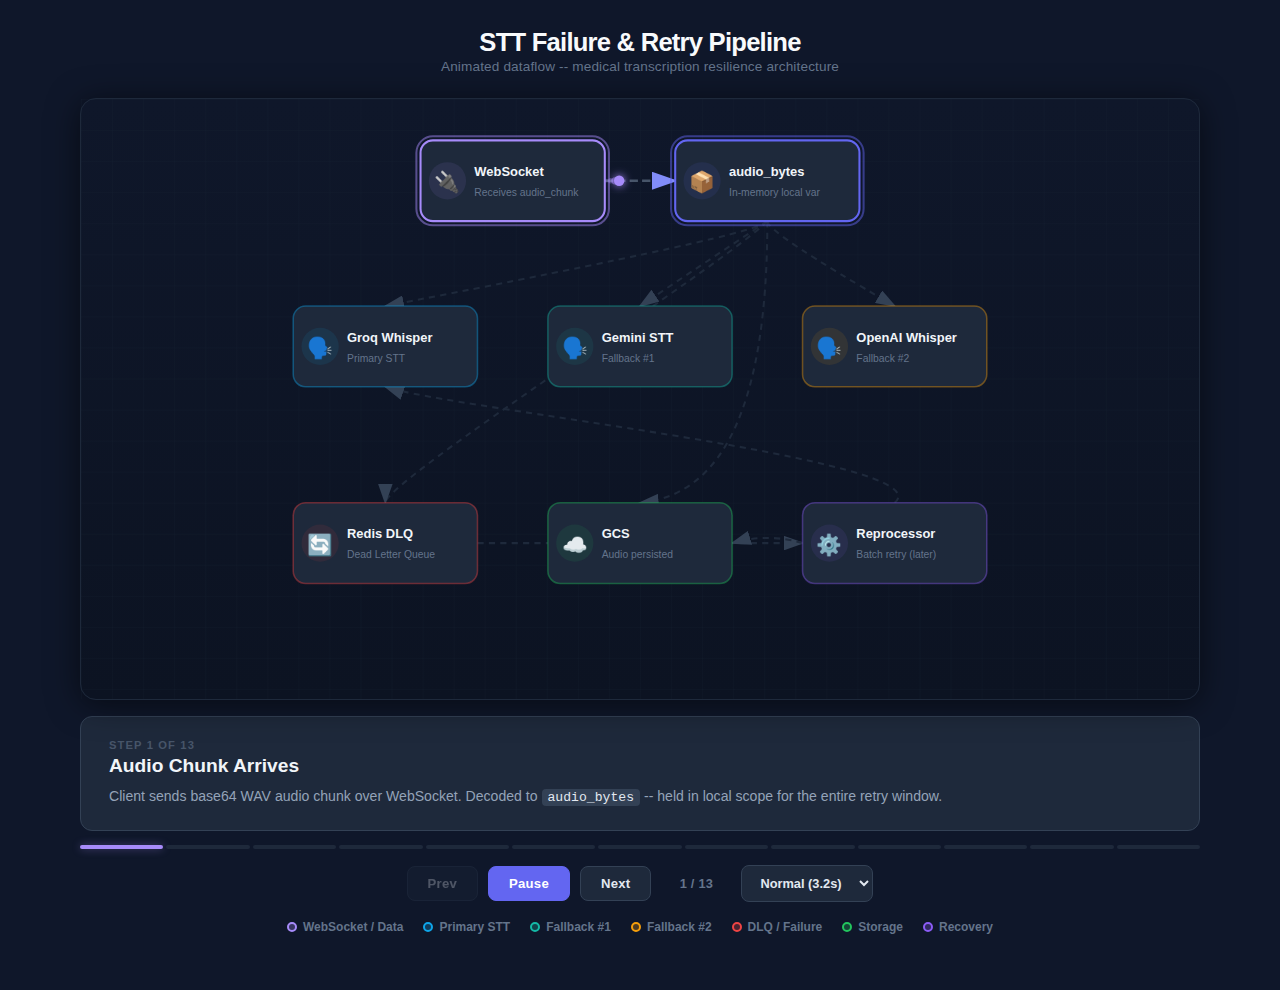
<file: docs/animations/stt-failure-retry.html>
<!DOCTYPE html>
<html lang="en">
<head>
<meta charset="UTF-8">
<meta name="viewport" content="width=device-width, initial-scale=1.0">
<title>STT Failure &amp; Retry Pipeline -- Animated Dataflow</title>
<style>
  *, *::before, *::after { box-sizing: border-box; margin: 0; padding: 0; }

  body {
    background: #0f172a;
    color: #e2e8f0;
    font-family: -apple-system, BlinkMacSystemFont, 'Segoe UI', Roboto, 'Helvetica Neue', Arial, sans-serif;
    display: flex;
    flex-direction: column;
    align-items: center;
    min-height: 100vh;
    padding: 28px 16px 56px;
    overflow-x: hidden;
  }

  h1 {
    font-size: 1.6rem;
    font-weight: 800;
    letter-spacing: -0.03em;
    margin-bottom: 2px;
    color: #f8fafc;
  }

  .subtitle {
    font-size: 0.85rem;
    color: #64748b;
    margin-bottom: 24px;
    letter-spacing: 0.01em;
  }

  /* ---- SVG canvas ---- */
  .svg-wrap {
    width: 100%;
    max-width: 1120px;
    border: 1px solid #1e293b;
    border-radius: 16px;
    background: linear-gradient(180deg, #0f172a 0%, #0c1322 100%);
    position: relative;
    overflow: visible;
    box-shadow: 0 4px 32px #0008;
  }

  svg { display: block; width: 100%; height: auto; }

  /* ---- Info panel ---- */
  .info-panel {
    width: 100%;
    max-width: 1120px;
    margin-top: 16px;
    padding: 22px 28px;
    background: #1e293b;
    border: 1px solid #334155;
    border-radius: 12px;
    min-height: 92px;
    transition: border-color 0.4s;
  }

  .info-panel .step-label {
    font-size: 0.7rem;
    font-weight: 700;
    text-transform: uppercase;
    letter-spacing: 0.1em;
    color: #475569;
    margin-bottom: 4px;
  }

  .info-panel .step-title {
    font-size: 1.2rem;
    font-weight: 800;
    color: #f1f5f9;
    margin-bottom: 8px;
  }

  .info-panel .step-desc {
    font-size: 0.88rem;
    line-height: 1.6;
    color: #94a3b8;
  }

  .info-panel .step-desc code {
    background: #334155;
    padding: 1px 6px;
    border-radius: 4px;
    font-size: 0.82rem;
    color: #e2e8f0;
    font-family: 'SF Mono', 'Fira Code', 'Cascadia Code', monospace;
  }

  /* ---- Controls ---- */
  .controls {
    display: flex;
    align-items: center;
    gap: 10px;
    margin-top: 16px;
    width: 100%;
    max-width: 1120px;
    justify-content: center;
    flex-wrap: wrap;
  }

  .ctrl-btn {
    background: #1e293b;
    border: 1px solid #334155;
    color: #e2e8f0;
    border-radius: 8px;
    padding: 9px 20px;
    font-size: 0.82rem;
    font-weight: 700;
    cursor: pointer;
    transition: all 0.2s;
    user-select: none;
    letter-spacing: 0.02em;
  }

  .ctrl-btn:hover { background: #334155; border-color: #475569; }
  .ctrl-btn:active { background: #475569; transform: scale(0.97); }
  .ctrl-btn.primary { background: #6366f1; border-color: #6366f1; color: #fff; }
  .ctrl-btn.primary:hover { background: #818cf8; border-color: #818cf8; }
  .ctrl-btn:disabled { opacity: 0.3; cursor: default; pointer-events: none; }

  .speed-select {
    background: #1e293b;
    border: 1px solid #334155;
    color: #e2e8f0;
    border-radius: 8px;
    padding: 9px 14px;
    font-size: 0.8rem;
    cursor: pointer;
    outline: none;
    font-weight: 600;
  }

  .speed-select:focus { border-color: #6366f1; }

  .step-counter {
    color: #64748b;
    font-size: 0.8rem;
    font-weight: 600;
    min-width: 70px;
    text-align: center;
    letter-spacing: 0.02em;
  }

  /* ---- Progress bar ---- */
  .progress-wrap {
    width: 100%;
    max-width: 1120px;
    margin-top: 14px;
    display: flex;
    gap: 3px;
  }

  .progress-pip {
    flex: 1;
    height: 4px;
    border-radius: 2px;
    background: #1e293b;
    transition: background 0.35s, box-shadow 0.35s;
    cursor: pointer;
  }

  .progress-pip:hover { background: #334155; }
  .progress-pip.done { background: #4f46e5; }
  .progress-pip.active { background: #a78bfa; box-shadow: 0 0 8px #a78bfa66; }

  /* ---- Failure banner ---- */
  .failure-banner {
    position: absolute;
    top: 50%;
    left: 50%;
    transform: translate(-50%, -50%) scale(0);
    background: linear-gradient(135deg, #dc2626ee, #991b1bee);
    color: #fff;
    font-weight: 900;
    font-size: 1.15rem;
    padding: 12px 32px;
    border-radius: 12px;
    letter-spacing: 0.06em;
    pointer-events: none;
    transition: transform 0.5s cubic-bezier(0.34, 1.56, 0.64, 1), opacity 0.4s;
    opacity: 0;
    z-index: 10;
    white-space: nowrap;
    border: 2px solid #fca5a5;
    box-shadow: 0 0 40px #dc262666;
  }

  .failure-banner.visible {
    transform: translate(-50%, -50%) scale(1);
    opacity: 1;
  }

  /* ---- Pulse keyframes for node glow ---- */
  @keyframes nodePulse {
    0%, 100% { opacity: 0.6; }
    50% { opacity: 1; }
  }

  /* ---- Legend ---- */
  .legend {
    display: flex;
    gap: 20px;
    margin-top: 18px;
    flex-wrap: wrap;
    justify-content: center;
  }

  .legend-item {
    display: flex;
    align-items: center;
    gap: 6px;
    font-size: 0.75rem;
    color: #64748b;
    font-weight: 600;
  }

  .legend-dot {
    width: 10px;
    height: 10px;
    border-radius: 50%;
    border: 2px solid;
  }
</style>
</head>
<body>

<h1>STT Failure &amp; Retry Pipeline</h1>
<p class="subtitle">Animated dataflow -- medical transcription resilience architecture</p>

<div class="svg-wrap" id="svgWrap">
  <div class="failure-banner" id="failBanner">ALL PROVIDERS FAILED</div>
  <svg id="mainSvg" viewBox="0 0 1080 580" xmlns="http://www.w3.org/2000/svg">
    <defs>
      <marker id="arr" markerWidth="10" markerHeight="7" refX="9" refY="3.5" orient="auto" markerUnits="strokeWidth">
        <path d="M0,0 L10,3.5 L0,7" fill="#334155" />
      </marker>
      <marker id="arr-hi" markerWidth="10" markerHeight="7" refX="9" refY="3.5" orient="auto" markerUnits="strokeWidth">
        <path d="M0,0 L10,3.5 L0,7" fill="#818cf8" />
      </marker>
      <!-- glow for dots -->
      <filter id="dotGlow" x="-100%" y="-100%" width="300%" height="300%">
        <feGaussianBlur stdDeviation="4" result="g" />
        <feMerge><feMergeNode in="g" /><feMergeNode in="SourceGraphic" /></feMerge>
      </filter>
      <!-- subtle grid pattern -->
      <pattern id="grid" width="30" height="30" patternUnits="userSpaceOnUse">
        <path d="M30,0 L0,0 0,30" fill="none" stroke="#1e293b" stroke-width="0.5" opacity="0.5" />
      </pattern>
    </defs>

    <!-- background grid -->
    <rect width="1080" height="580" fill="url(#grid)" />

    <g id="edgesGroup"></g>
    <g id="nodesGroup"></g>
    <g id="dotsGroup"></g>
  </svg>
</div>

<div class="info-panel" id="infoPanel">
  <div class="step-label" id="stepLabel">Step 1 / 13</div>
  <div class="step-title" id="stepTitle">--</div>
  <div class="step-desc" id="stepDesc">--</div>
</div>

<div class="progress-wrap" id="progressWrap"></div>

<div class="controls">
  <button class="ctrl-btn" id="btnPrev" title="Previous step">Prev</button>
  <button class="ctrl-btn primary" id="btnPlay" title="Play / Pause">Pause</button>
  <button class="ctrl-btn" id="btnNext" title="Next step">Next</button>
  <span class="step-counter" id="stepCounter">1 / 13</span>
  <select class="speed-select" id="speedSelect" title="Animation speed">
    <option value="5000">Slow (5s)</option>
    <option value="3200" selected>Normal (3.2s)</option>
    <option value="1800">Fast (1.8s)</option>
    <option value="900">Turbo (0.9s)</option>
  </select>
</div>

<div class="legend">
  <div class="legend-item"><div class="legend-dot" style="background:#a78bfa44;border-color:#a78bfa"></div>WebSocket / Data</div>
  <div class="legend-item"><div class="legend-dot" style="background:#0ea5e944;border-color:#0ea5e9"></div>Primary STT</div>
  <div class="legend-item"><div class="legend-dot" style="background:#14b8a644;border-color:#14b8a6"></div>Fallback #1</div>
  <div class="legend-item"><div class="legend-dot" style="background:#f59e0b44;border-color:#f59e0b"></div>Fallback #2</div>
  <div class="legend-item"><div class="legend-dot" style="background:#ef444444;border-color:#ef4444"></div>DLQ / Failure</div>
  <div class="legend-item"><div class="legend-dot" style="background:#22c55e44;border-color:#22c55e"></div>Storage</div>
  <div class="legend-item"><div class="legend-dot" style="background:#8b5cf644;border-color:#8b5cf6"></div>Recovery</div>
</div>

<script>
(function () {
  'use strict';

  // ==============================================================
  //  CONSTANTS
  // ==============================================================
  const NW = 178, NH = 78, SVG_W = 1080, SVG_H = 580;

  // ==============================================================
  //  NODE DEFINITIONS
  // ==============================================================
  const NODES = {
    ws:     { id:'ws',     label:'WebSocket',      sub:'Receives audio_chunk', icon:'\u{1F50C}', color:'#a78bfa' },
    audio:  { id:'audio',  label:'audio_bytes',     sub:'In-memory local var',  icon:'\u{1F4E6}', color:'#6366f1' },
    groq:   { id:'groq',   label:'Groq Whisper',    sub:'Primary STT',          icon:'\u{1F5E3}\u{FE0F}', color:'#0ea5e9' },
    gemini: { id:'gemini', label:'Gemini STT',       sub:'Fallback #1',          icon:'\u{1F5E3}\u{FE0F}', color:'#14b8a6' },
    openai: { id:'openai', label:'OpenAI Whisper',   sub:'Fallback #2',          icon:'\u{1F5E3}\u{FE0F}', color:'#f59e0b' },
    dlq:    { id:'dlq',    label:'Redis DLQ',        sub:'Dead Letter Queue',    icon:'\u{1F504}', color:'#ef4444' },
    gcs:    { id:'gcs',    label:'GCS',              sub:'Audio persisted',       icon:'\u{2601}\u{FE0F}',  color:'#22c55e' },
    reproc: { id:'reproc', label:'Reprocessor',      sub:'Batch retry (later)',  icon:'\u{2699}\u{FE0F}',  color:'#8b5cf6' },
  };

  // Fixed positions (hand-tuned for clean layout)
  // Row 0: ws, audio  (centered pair)
  // Row 1: groq, gemini, openai  (evenly spaced)
  // Row 2: dlq, gcs, reproc  (evenly spaced)
  const ROW_Y = [40, 200, 390];
  const R1_X = (SVG_W - 3 * NW - 2 * 68) / 2;  // center 3 nodes with 68px gap
  const R0_X = R1_X + NW / 2 + 34;              // center 2 nodes relative to row 1

  const positions = {
    ws:     { x: R0_X,                    y: ROW_Y[0] },
    audio:  { x: R0_X + NW + 68,         y: ROW_Y[0] },
    groq:   { x: R1_X,                    y: ROW_Y[1] },
    gemini: { x: R1_X + NW + 68,         y: ROW_Y[1] },
    openai: { x: R1_X + 2 * (NW + 68),   y: ROW_Y[1] },
    dlq:    { x: R1_X,                    y: ROW_Y[2] },
    gcs:    { x: R1_X + NW + 68,         y: ROW_Y[2] },
    reproc: { x: R1_X + 2 * (NW + 68),   y: ROW_Y[2] },
  };

  Object.keys(NODES).forEach(k => {
    const n = NODES[k], p = positions[k];
    n.x = p.x; n.y = p.y;
    n.cx = p.x + NW / 2;
    n.cy = p.y + NH / 2;
    // port helpers
    n.top    = { x: n.cx, y: n.y };
    n.bottom = { x: n.cx, y: n.y + NH };
    n.left   = { x: n.x, y: n.cy };
    n.right  = { x: n.x + NW, y: n.cy };
  });

  // ==============================================================
  //  EDGE DEFINITIONS (with explicit paths for clean routing)
  // ==============================================================
  function makePath(pts) {
    if (pts.length === 2) {
      const [a, b] = pts;
      const mx = (a.x + b.x) / 2, my = (a.y + b.y) / 2;
      return `M${a.x},${a.y} Q${mx},${my} ${b.x},${b.y}`;
    }
    if (pts.length === 3) {
      return `M${pts[0].x},${pts[0].y} Q${pts[1].x},${pts[1].y} ${pts[2].x},${pts[2].y}`;
    }
    if (pts.length === 4) {
      return `M${pts[0].x},${pts[0].y} C${pts[1].x},${pts[1].y} ${pts[2].x},${pts[2].y} ${pts[3].x},${pts[3].y}`;
    }
    // fallback: polyline
    let d = `M${pts[0].x},${pts[0].y}`;
    for (let i = 1; i < pts.length; i++) d += ` L${pts[i].x},${pts[i].y}`;
    return d;
  }

  const N = NODES;
  const EDGES = [
    { id:'ws-audio',     d: makePath([N.ws.right, N.audio.left]) },
    { id:'audio-groq',   d: makePath([N.audio.bottom, {x:N.audio.cx,y:N.audio.cy+50}, N.groq.top]) },
    { id:'audio-gemini', d: makePath([N.audio.bottom, N.gemini.top]) },
    { id:'audio-openai', d: makePath([N.audio.bottom, {x:N.audio.cx,y:N.audio.cy+50}, N.openai.top]) },
    { id:'audio-dlq',    d: makePath([
      N.audio.bottom,
      {x: N.audio.cx - 40, y: N.audio.cy + 80},
      {x: N.dlq.cx, y: N.dlq.cy - 60},
      N.dlq.top
    ])},
    { id:'audio-gcs',    d: makePath([N.audio.bottom, {x:N.audio.cx,y:N.gcs.cy-50}, N.gcs.top]) },
    { id:'dlq-reproc',   d: makePath([N.dlq.right, N.reproc.left]) },
    { id:'reproc-gcs',   d: makePath([N.reproc.left, {x:(N.reproc.x+N.gcs.x+NW)/2, y:N.reproc.cy-10}, N.gcs.right]) },
    { id:'reproc-groq',  d: makePath([
      N.reproc.top,
      {x: N.reproc.cx + 50, y: N.reproc.cy - 80},
      {x: N.groq.cx + 60, y: N.groq.cy + 60},
      {x: N.groq.cx, y: N.groq.y + NH}
    ])},
  ];

  // Edge lookup
  const edgeMap = {};
  EDGES.forEach(e => { edgeMap[e.id] = e; });

  // ==============================================================
  //  STEP DEFINITIONS
  // ==============================================================
  const STEPS = [
    {
      title: 'Audio Chunk Arrives',
      desc: 'Client sends base64 WAV audio chunk over WebSocket. Decoded to <code>audio_bytes</code> -- held in local scope for the entire retry window.',
      active: ['ws','audio'],
      edges: ['ws-audio'],
      dotColor: '#a78bfa',
      failed: [], dimmed: [], circuitOpen: [], badges: {},
    },
    {
      title: 'Attempt 1: Groq Whisper',
      desc: '<code>tenacity</code> sends <code>audio_bytes</code> to primary provider (Groq). Same in-memory reference -- zero copy overhead.',
      active: ['audio','groq'],
      edges: ['audio-groq'],
      dotColor: '#0ea5e9',
      failed: [], dimmed: [], circuitOpen: [], badges: {},
    },
    {
      title: 'Groq Fails -- 429 Rate Limited',
      desc: 'Groq returns <code>429</code>. <code>tenacity</code> waits 0.5s (exponential backoff) before retry attempt 2.',
      active: [],
      edges: [],
      dotColor: '#0ea5e9',
      failed: ['groq'], dimmed: [], circuitOpen: [],
      badges: { groq: { text: '429', style: 'red' } },
    },
    {
      title: 'Attempt 2: Groq Retry',
      desc: '<code>tenacity</code> retry #2 with same <code>audio_bytes</code>. Still in local scope -- no disk read needed.',
      active: ['audio','groq'],
      edges: ['audio-groq'],
      dotColor: '#0ea5e9',
      failed: [], dimmed: [], circuitOpen: [],
      badges: { groq: { text: '2 / 3', style: 'amber' } },
    },
    {
      title: 'Groq Fails Again -- 503',
      desc: 'Groq returns <code>503</code>. <code>tenacity</code> waits 1s. One more attempt before giving up on this provider.',
      active: [],
      edges: [],
      dotColor: '#0ea5e9',
      failed: ['groq'], dimmed: [], circuitOpen: [],
      badges: { groq: { text: '2 / 3 failed', style: 'red' } },
    },
    {
      title: 'Attempt 3: Groq Final Try',
      desc: '<code>tenacity</code> retry #3 (final). If this fails, <code>pybreaker</code> opens the circuit.',
      active: ['audio','groq'],
      edges: ['audio-groq'],
      dotColor: '#0ea5e9',
      failed: [], dimmed: [], circuitOpen: [],
      badges: { groq: { text: '3 / 3', style: 'amber' } },
    },
    {
      title: 'Groq Down -- Circuit Breaker OPEN',
      desc: '3 consecutive failures. <code>pybreaker</code> opens circuit -- all future requests fail-fast (no wasted time). Cooldown: 30s.',
      active: [],
      edges: [],
      dotColor: '#ef4444',
      failed: ['groq'], dimmed: ['groq'], circuitOpen: ['groq'],
      badges: { groq: { text: 'CIRCUIT OPEN', style: 'circuit' } },
    },
    {
      title: 'Fallback: Gemini STT',
      desc: 'Provider chain advances. Same <code>audio_bytes</code> passed to Gemini STT. Still the same in-memory reference.',
      active: ['audio','gemini'],
      edges: ['audio-gemini'],
      dotColor: '#14b8a6',
      failed: [], dimmed: ['groq'], circuitOpen: ['groq'],
      badges: { groq: { text: 'CIRCUIT OPEN', style: 'circuit' } },
    },
    {
      title: 'Gemini Fails -- Timeout',
      desc: 'Gemini times out after 5s. <code>tenacity</code> retries once, then chain advances to OpenAI.',
      active: [],
      edges: [],
      dotColor: '#14b8a6',
      failed: ['gemini'], dimmed: ['groq'], circuitOpen: ['groq'],
      badges: {
        groq:   { text: 'CIRCUIT OPEN', style: 'circuit' },
        gemini: { text: 'TIMEOUT', style: 'red' },
      },
    },
    {
      title: 'Fallback: OpenAI Whisper',
      desc: 'Last provider in chain. If OpenAI succeeds, transcript flows normally. If not...',
      active: ['audio','openai'],
      edges: ['audio-openai'],
      dotColor: '#f59e0b',
      failed: [], dimmed: ['groq','gemini'], circuitOpen: ['groq'],
      badges: {
        groq:   { text: 'CIRCUIT OPEN', style: 'circuit' },
        gemini: { text: 'FAILED', style: 'red' },
      },
    },
    {
      title: 'ALL PROVIDERS FAILED',
      desc: 'All 3 providers exhausted. <code>audio_bytes</code> cannot be transcribed right now. But the audio is NOT lost.',
      active: [],
      edges: [],
      dotColor: '#ef4444',
      failed: ['groq','gemini','openai'], dimmed: ['groq','gemini','openai'], circuitOpen: ['groq'],
      badges: {
        groq:   { text: 'CIRCUIT OPEN', style: 'circuit' },
        gemini: { text: 'FAILED', style: 'red' },
        openai: { text: 'FAILED', style: 'red' },
      },
      showBanner: true,
    },
    {
      title: 'Push to DLQ + GCS',
      desc: 'Audio already uploaded to GCS (fire-and-forget on arrival). Chunk metadata pushed to Redis DLQ: <code>{session_id, chunk_index, gcs_path, error, timestamp}</code>.',
      active: ['audio','dlq','gcs'],
      edges: ['audio-gcs','audio-dlq'],
      dotColor: '#22c55e',
      dotColors: { 'audio-gcs':'#22c55e', 'audio-dlq':'#ef4444' },
      failed: [], dimmed: ['groq','gemini','openai'], circuitOpen: ['groq'],
      badges: {
        groq:   { text: 'CIRCUIT OPEN', style: 'circuit' },
        gemini: { text: 'FAILED', style: 'red' },
        openai: { text: 'FAILED', style: 'red' },
      },
    },
    {
      title: 'Deferred Recovery',
      desc: 'Batch reprocessor (runs periodically) reads DLQ, fetches audio from GCS, retries STT when providers recover. Transcript appended to Redis session.',
      active: ['dlq','reproc','gcs','groq'],
      edges: ['dlq-reproc','reproc-gcs','reproc-groq'],
      dotColor: '#8b5cf6',
      failed: [], dimmed: [], circuitOpen: [],
      badges: { groq: { text: 'RECOVERED', style: 'green' } },
    },
  ];

  // ==============================================================
  //  SVG RENDERING
  // ==============================================================
  const svg    = document.getElementById('mainSvg');
  const edgesG = document.getElementById('edgesGroup');
  const nodesG = document.getElementById('nodesGroup');
  const dotsG  = document.getElementById('dotsGroup');

  // ---- Render edges ----
  EDGES.forEach(e => {
    const path = document.createElementNS('http://www.w3.org/2000/svg', 'path');
    path.setAttribute('d', e.d);
    path.setAttribute('fill', 'none');
    path.setAttribute('stroke', '#1e293b');
    path.setAttribute('stroke-width', '2');
    path.setAttribute('stroke-dasharray', '6,5');
    path.setAttribute('marker-end', 'url(#arr)');
    path.setAttribute('id', 'edge-' + e.id);
    edgesG.appendChild(path);
    e.el = path;
    e.len = path.getTotalLength();
  });

  // ---- Render nodes ----
  Object.values(NODES).forEach(n => {
    const g = document.createElementNS('http://www.w3.org/2000/svg', 'g');
    g.setAttribute('id', 'node-' + n.id);

    // outer glow rect (for pulse)
    const glow = document.createElementNS('http://www.w3.org/2000/svg', 'rect');
    glow.setAttribute('x', n.x - 4);
    glow.setAttribute('y', n.y - 4);
    glow.setAttribute('width', NW + 8);
    glow.setAttribute('height', NH + 8);
    glow.setAttribute('rx', '16');
    glow.setAttribute('fill', 'none');
    glow.setAttribute('stroke', n.color);
    glow.setAttribute('stroke-width', '0');
    glow.setAttribute('opacity', '0');
    glow.setAttribute('id', 'glow-' + n.id);
    g.appendChild(glow);

    // main rect
    const rect = document.createElementNS('http://www.w3.org/2000/svg', 'rect');
    rect.setAttribute('x', n.x);
    rect.setAttribute('y', n.y);
    rect.setAttribute('width', NW);
    rect.setAttribute('height', NH);
    rect.setAttribute('rx', '12');
    rect.setAttribute('fill', '#1e293b');
    rect.setAttribute('stroke', n.color + '66');
    rect.setAttribute('stroke-width', '1.5');
    rect.setAttribute('id', 'rect-' + n.id);
    g.appendChild(rect);

    // icon bg circle
    const iconBg = document.createElementNS('http://www.w3.org/2000/svg', 'circle');
    iconBg.setAttribute('cx', n.x + 26);
    iconBg.setAttribute('cy', n.cy);
    iconBg.setAttribute('r', '18');
    iconBg.setAttribute('fill', n.color + '18');
    g.appendChild(iconBg);

    // icon
    const ico = document.createElementNS('http://www.w3.org/2000/svg', 'text');
    ico.setAttribute('x', n.x + 26);
    ico.setAttribute('y', n.cy + 1);
    ico.setAttribute('font-size', '20');
    ico.setAttribute('text-anchor', 'middle');
    ico.setAttribute('dominant-baseline', 'central');
    ico.textContent = n.icon;
    g.appendChild(ico);

    // label
    const lbl = document.createElementNS('http://www.w3.org/2000/svg', 'text');
    lbl.setAttribute('x', n.x + 52);
    lbl.setAttribute('y', n.cy - 8);
    lbl.setAttribute('fill', '#f1f5f9');
    lbl.setAttribute('font-size', '12.5');
    lbl.setAttribute('font-weight', '700');
    lbl.setAttribute('dominant-baseline', 'middle');
    lbl.textContent = n.label;
    g.appendChild(lbl);

    // sub
    const sub = document.createElementNS('http://www.w3.org/2000/svg', 'text');
    sub.setAttribute('x', n.x + 52);
    sub.setAttribute('y', n.cy + 12);
    sub.setAttribute('fill', '#64748b');
    sub.setAttribute('font-size', '10');
    sub.setAttribute('font-weight', '500');
    sub.setAttribute('dominant-baseline', 'middle');
    sub.textContent = n.sub;
    g.appendChild(sub);

    // badge group
    const bG = document.createElementNS('http://www.w3.org/2000/svg', 'g');
    bG.setAttribute('id', 'badge-' + n.id);
    bG.style.display = 'none';

    const bRect = document.createElementNS('http://www.w3.org/2000/svg', 'rect');
    bRect.setAttribute('rx', '5');
    bRect.setAttribute('height', '18');
    bRect.setAttribute('id', 'bRect-' + n.id);
    bG.appendChild(bRect);

    const bTxt = document.createElementNS('http://www.w3.org/2000/svg', 'text');
    bTxt.setAttribute('y', '13');
    bTxt.setAttribute('fill', '#fff');
    bTxt.setAttribute('font-size', '9.5');
    bTxt.setAttribute('font-weight', '800');
    bTxt.setAttribute('letter-spacing', '0.04em');
    bTxt.setAttribute('id', 'bTxt-' + n.id);
    bG.appendChild(bTxt);

    g.appendChild(bG);
    nodesG.appendChild(g);
  });

  // ---- Progress pips ----
  const progressWrap = document.getElementById('progressWrap');
  STEPS.forEach((_, i) => {
    const pip = document.createElement('div');
    pip.className = 'progress-pip';
    pip.addEventListener('click', () => goToStep(i));
    progressWrap.appendChild(pip);
  });
  const pips = progressWrap.children;

  // ==============================================================
  //  STATE MACHINE
  // ==============================================================
  let currentStep = -1;
  let playing = true;
  let timer = null;
  let dotAnims = [];  // { edgeId, t, speed, color, trail:[] }
  let rafId = null;

  function speed() { return parseInt(document.getElementById('speedSelect').value, 10); }

  // Badge style presets
  const BADGE_STYLES = {
    red:     { bg: '#dc2626', border: '#fca5a5' },
    amber:   { bg: '#d97706', border: '#fbbf24' },
    circuit: { bg: '#7f1d1d', border: '#ef4444' },
    green:   { bg: '#16a34a', border: '#4ade80' },
  };

  function applyStep(idx) {
    const s = STEPS[idx];

    // --- Reset nodes ---
    Object.values(NODES).forEach(n => {
      const rect = document.getElementById('rect-' + n.id);
      const glow = document.getElementById('glow-' + n.id);
      rect.setAttribute('fill', '#1e293b');
      rect.setAttribute('stroke', n.color + '66');
      rect.setAttribute('stroke-width', '1.5');
      glow.setAttribute('stroke-width', '0');
      glow.setAttribute('opacity', '0');
      document.getElementById('badge-' + n.id).style.display = 'none';
    });

    // --- Reset edges ---
    EDGES.forEach(e => {
      e.el.setAttribute('stroke', '#1e293b');
      e.el.setAttribute('stroke-width', '2');
      e.el.setAttribute('stroke-dasharray', '6,5');
      e.el.setAttribute('marker-end', 'url(#arr)');
    });

    // --- Banner ---
    const banner = document.getElementById('failBanner');
    if (s.showBanner) banner.classList.add('visible');
    else banner.classList.remove('visible');

    // --- Dimmed ---
    (s.dimmed || []).forEach(id => {
      const r = document.getElementById('rect-' + id);
      r.setAttribute('fill', '#111827');
      r.setAttribute('stroke', '#334155');
      r.style.opacity = '0.45';
    });

    // --- Failed (red glow) ---
    (s.failed || []).forEach(id => {
      const r = document.getElementById('rect-' + id);
      r.setAttribute('stroke', '#ef4444');
      r.setAttribute('stroke-width', '2.5');
      if (!(s.dimmed || []).includes(id)) {
        r.setAttribute('fill', '#1a0a0a');
      }
    });

    // --- Circuit open ---
    (s.circuitOpen || []).forEach(id => {
      const r = document.getElementById('rect-' + id);
      r.setAttribute('fill', '#0f0f0f');
      r.setAttribute('stroke', '#475569');
      r.style.opacity = '0.4';
    });

    // --- Active nodes (pulse glow) ---
    (s.active || []).forEach(id => {
      const n = NODES[id];
      const r = document.getElementById('rect-' + id);
      const g = document.getElementById('glow-' + id);
      r.setAttribute('fill', '#1e293b');
      r.setAttribute('stroke', n.color);
      r.setAttribute('stroke-width', '2');
      r.style.opacity = '1';
      g.setAttribute('stroke', n.color);
      g.setAttribute('stroke-width', '2');
      g.setAttribute('opacity', '0.5');
      // CSS animation pulse
      g.style.animation = 'nodePulse 1.8s ease-in-out infinite';
    });

    // --- Reset opacity for non-dimmed non-circuit ---
    Object.values(NODES).forEach(n => {
      if (!(s.dimmed || []).includes(n.id) && !(s.circuitOpen || []).includes(n.id)) {
        document.getElementById('rect-' + n.id).style.opacity = '1';
      }
    });

    // --- Badges ---
    Object.entries(s.badges || {}).forEach(([nid, cfg]) => {
      const bG   = document.getElementById('badge-' + nid);
      const bR   = document.getElementById('bRect-' + nid);
      const bT   = document.getElementById('bTxt-' + nid);
      const node = NODES[nid];
      const st   = BADGE_STYLES[cfg.style] || BADGE_STYLES.red;

      bG.style.display = '';
      bT.textContent = cfg.text;

      const w = cfg.text.length * 7.2 + 18;
      bR.setAttribute('width', w);
      bR.setAttribute('fill', st.bg);
      bR.setAttribute('stroke', st.border);
      bR.setAttribute('stroke-width', '1');
      bT.setAttribute('x', '9');

      const bx = node.x + NW - w + 12;
      const by = node.y - 12;
      bG.setAttribute('transform', `translate(${bx},${by})`);
    });

    // --- Highlight active edges ---
    (s.edges || []).forEach(eid => {
      const e = edgeMap[eid];
      if (!e) return;
      e.el.setAttribute('stroke', '#475569');
      e.el.setAttribute('stroke-width', '2.5');
      e.el.setAttribute('stroke-dasharray', '8,4');
      e.el.setAttribute('marker-end', 'url(#arr-hi)');
    });

    // --- Animated dots ---
    clearDots();
    (s.edges || []).forEach(eid => {
      const colors = s.dotColors || {};
      const color  = colors[eid] || s.dotColor || '#a78bfa';
      const spd    = 0.9 / (speed() / 1000);
      dotAnims.push({ edgeId: eid, t: 0, speed: spd, color, trail: [] });

      // main dot
      const c = document.createElementNS('http://www.w3.org/2000/svg', 'circle');
      c.setAttribute('r', '5');
      c.setAttribute('fill', color);
      c.setAttribute('filter', 'url(#dotGlow)');
      c.setAttribute('id', 'dot-' + eid);
      dotsG.appendChild(c);

      // trail dots (3 smaller trailing)
      for (let ti = 0; ti < 3; ti++) {
        const tc = document.createElementNS('http://www.w3.org/2000/svg', 'circle');
        tc.setAttribute('r', String(3.5 - ti * 0.8));
        tc.setAttribute('fill', color);
        tc.setAttribute('opacity', String(0.5 - ti * 0.15));
        tc.setAttribute('id', `trail-${eid}-${ti}`);
        dotsG.appendChild(tc);
      }
    });

    // --- Info panel ---
    document.getElementById('stepLabel').textContent = `Step ${idx + 1} of ${STEPS.length}`;
    document.getElementById('stepTitle').textContent = s.title;
    document.getElementById('stepDesc').innerHTML = s.desc;
    document.getElementById('stepCounter').textContent = `${idx + 1} / ${STEPS.length}`;

    // --- Info panel border tint ---
    const panel = document.getElementById('infoPanel');
    if (s.showBanner) panel.style.borderColor = '#ef444488';
    else if (s.failed && s.failed.length) panel.style.borderColor = '#ef444444';
    else panel.style.borderColor = '#334155';

    // --- Progress pips ---
    for (let i = 0; i < pips.length; i++) {
      pips[i].className = 'progress-pip' +
        (i < idx ? ' done' : '') +
        (i === idx ? ' active done' : '');
    }

    // --- Button state ---
    document.getElementById('btnPrev').disabled = idx === 0;
    document.getElementById('btnNext').disabled = idx === STEPS.length - 1;
  }

  function clearDots() {
    while (dotsG.firstChild) dotsG.removeChild(dotsG.firstChild);
    dotAnims = [];
  }

  // ==============================================================
  //  ANIMATION LOOP (requestAnimationFrame)
  // ==============================================================
  let lastT = 0;

  function tick(ts) {
    const dt = Math.min((ts - lastT) / 1000, 0.1);
    lastT = ts;

    dotAnims.forEach(da => {
      const edge = edgeMap[da.edgeId];
      if (!edge) return;

      da.t += dt * da.speed;
      if (da.t > 1) da.t -= 1;

      const pt = edge.el.getPointAtLength(da.t * edge.len);
      const dot = document.getElementById('dot-' + da.edgeId);
      if (dot) {
        dot.setAttribute('cx', pt.x);
        dot.setAttribute('cy', pt.y);
      }

      // trailing dots at earlier t values
      for (let ti = 0; ti < 3; ti++) {
        const trailT = da.t - (ti + 1) * 0.06;
        const tt = trailT < 0 ? trailT + 1 : trailT;
        const tp = edge.el.getPointAtLength(tt * edge.len);
        const te = document.getElementById(`trail-${da.edgeId}-${ti}`);
        if (te) {
          te.setAttribute('cx', tp.x);
          te.setAttribute('cy', tp.y);
        }
      }
    });

    // Pulse glow rects (use sine wave)
    const pulse = 0.3 + 0.7 * Math.abs(Math.sin(ts / 600));
    const step = STEPS[currentStep];
    if (step) {
      (step.active || []).forEach(nid => {
        const g = document.getElementById('glow-' + nid);
        if (g) g.setAttribute('opacity', String(pulse * 0.5));
      });
    }

    rafId = requestAnimationFrame(tick);
  }

  // ==============================================================
  //  PLAYBACK CONTROLS
  // ==============================================================
  function scheduleNext() {
    clearTimeout(timer);
    if (!playing) return;
    timer = setTimeout(() => {
      if (currentStep < STEPS.length - 1) {
        currentStep++;
      } else {
        currentStep = 0;
      }
      applyStep(currentStep);
      scheduleNext();
    }, speed());
  }

  function goToStep(idx) {
    clearTimeout(timer);
    currentStep = Math.max(0, Math.min(STEPS.length - 1, idx));
    applyStep(currentStep);
    if (playing) scheduleNext();
  }

  document.getElementById('btnPrev').addEventListener('click', () => goToStep(currentStep - 1));
  document.getElementById('btnNext').addEventListener('click', () => goToStep(currentStep + 1));

  document.getElementById('btnPlay').addEventListener('click', () => {
    playing = !playing;
    const btn = document.getElementById('btnPlay');
    btn.textContent = playing ? 'Pause' : 'Play';
    btn.classList.toggle('primary', playing);
    if (playing) scheduleNext();
    else clearTimeout(timer);
  });

  document.getElementById('speedSelect').addEventListener('change', () => {
    if (playing) {
      clearTimeout(timer);
      scheduleNext();
    }
  });

  // Keyboard controls
  document.addEventListener('keydown', (e) => {
    if (e.key === 'ArrowLeft' || e.key === 'ArrowUp') { e.preventDefault(); goToStep(currentStep - 1); }
    if (e.key === 'ArrowRight' || e.key === 'ArrowDown') { e.preventDefault(); goToStep(currentStep + 1); }
    if (e.key === ' ') {
      e.preventDefault();
      document.getElementById('btnPlay').click();
    }
  });

  // ==============================================================
  //  INIT
  // ==============================================================
  currentStep = 0;
  applyStep(0);
  lastT = performance.now();
  rafId = requestAnimationFrame(tick);
  scheduleNext();

})();
</script>
</body>
</html>
</file>
<file: emr-demo.css>
/* EMR Demo Page - Dark Theme
 * Consistent with drTranscribe extension styling (content.css)
 * Color palette: Catppuccin Mocha
 */

* {
    margin: 0;
    padding: 0;
    box-sizing: border-box;
}

body {
    font-family: 'Google Sans', 'Segoe UI', Roboto, -apple-system, BlinkMacSystemFont, sans-serif;
    background: #11111b;
    color: #cdd6f4;
    line-height: 1.6;
    min-height: 100vh;
    padding: 20px;
}

.emr-container {
    max-width: 900px;
    margin: 0 auto;
}

/* ─── Header ─────────────────────────────────────────────────── */

.emr-header {
    text-align: center;
    margin-bottom: 32px;
    padding-bottom: 24px;
    border-bottom: 2px solid #313244;
}

.emr-title {
    font-size: 32px;
    font-weight: 700;
    color: #89b4fa;
    letter-spacing: -0.5px;
    margin-bottom: 8px;
}

.emr-subtitle {
    font-size: 14px;
    color: #6c7086;
    font-weight: 500;
}

/* ─── Content Sections ───────────────────────────────────────── */

.emr-content {
    display: flex;
    flex-direction: column;
    gap: 24px;
}

.emr-section {
    background: #1e1e2e;
    border: 1px solid #313244;
    border-radius: 12px;
    padding: 24px;
    box-shadow: 0 4px 16px rgba(0, 0, 0, 0.3);
}

.section-title {
    font-size: 18px;
    font-weight: 600;
    color: #89b4fa;
    margin-bottom: 20px;
    padding-bottom: 12px;
    border-bottom: 1px solid #313244;
}

/* ─── Form Styling ───────────────────────────────────────────── */

.emr-form {
    display: flex;
    flex-direction: column;
    gap: 16px;
}

.form-row {
    display: flex;
    flex-direction: column;
    gap: 6px;
}

.form-row-split {
    flex-direction: row;
    gap: 12px;
}

.form-group {
    flex: 1;
    display: flex;
    flex-direction: column;
    gap: 6px;
}

.form-group-small {
    flex: 0 0 120px;
}

.form-label {
    font-size: 13px;
    font-weight: 600;
    color: #cdd6f4;
    text-transform: uppercase;
    letter-spacing: 0.3px;
}

.required {
    color: #f38ba8;
}

.form-input,
.form-textarea {
    width: 100%;
    padding: 10px 12px;
    background: #313244;
    border: 1px solid #45475a;
    border-radius: 8px;
    color: #cdd6f4;
    font-size: 14px;
    font-family: inherit;
    outline: none;
    transition: border-color 0.2s, box-shadow 0.2s;
}

.form-input:focus,
.form-textarea:focus {
    border-color: #89b4fa;
    box-shadow: 0 0 0 3px rgba(137, 180, 250, 0.1);
}

.form-input:disabled,
.form-textarea:disabled {
    opacity: 0.5;
    cursor: not-allowed;
}

.form-input::placeholder,
.form-textarea::placeholder {
    color: #585b70;
}

.form-textarea {
    resize: vertical;
    min-height: 100px;
    line-height: 1.5;
}

select.form-input {
    cursor: pointer;
}

select.form-input option {
    background: #313244;
    color: #cdd6f4;
}

/* Hide number input spinners */
.form-input[type="number"]::-webkit-inner-spin-button,
.form-input[type="number"]::-webkit-outer-spin-button {
    -webkit-appearance: none;
    margin: 0;
}

.form-input[type="number"] {
    -moz-appearance: textfield;
}

/* ─── Buttons ─────────────────────────────────────────────────── */

.form-actions,
.results-actions {
    display: flex;
    gap: 12px;
    margin-top: 8px;
}

.btn {
    flex: 1;
    padding: 12px 20px;
    border: none;
    border-radius: 8px;
    font-size: 14px;
    font-weight: 600;
    font-family: inherit;
    cursor: pointer;
    transition: background 0.2s, transform 0.1s, box-shadow 0.2s;
    text-align: center;
}

.btn:hover:not(:disabled) {
    transform: translateY(-1px);
    box-shadow: 0 4px 12px rgba(0, 0, 0, 0.3);
}

.btn:active:not(:disabled) {
    transform: translateY(0);
}

.btn:disabled {
    opacity: 0.4;
    cursor: not-allowed;
}

.btn-primary {
    background: #89b4fa;
    color: #1e1e2e;
}

.btn-primary:hover:not(:disabled) {
    background: #74a8fc;
}

.btn-secondary {
    background: #313244;
    color: #cdd6f4;
    border: 1px solid #45475a;
}

.btn-secondary:hover:not(:disabled) {
    background: #45475a;
    border-color: #585b70;
}

/* ─── Status Messages ─────────────────────────────────────────── */

.status-message {
    margin-top: 16px;
    padding: 12px 16px;
    border-radius: 8px;
    font-size: 13px;
    font-weight: 500;
    border-left: 4px solid;
}

.status-success {
    background: #273a27;
    border-color: #a6e3a1;
    color: #a6e3a1;
}

.status-error {
    background: #3a2727;
    border-color: #f38ba8;
    color: #f38ba8;
}

.status-warning {
    background: #433a27;
    border-color: #f9e2af;
    color: #f9e2af;
}

.status-info {
    background: #273a3a;
    border-color: #89dceb;
    color: #89dceb;
}

/* ─── Results Section ─────────────────────────────────────────── */

.results-container {
    display: flex;
    flex-direction: column;
    gap: 12px;
}

.result-card {
    background: #181825;
    border: 1px solid #313244;
    border-radius: 8px;
    padding: 14px 16px;
    transition: border-color 0.2s, box-shadow 0.2s;
}

.result-card:hover {
    border-color: #45475a;
    box-shadow: 0 2px 8px rgba(0, 0, 0, 0.2);
}

.result-title {
    font-size: 12px;
    font-weight: 600;
    text-transform: uppercase;
    letter-spacing: 0.5px;
    color: #89b4fa;
    margin-bottom: 8px;
}

.result-content {
    font-size: 14px;
    line-height: 1.6;
    color: #cdd6f4;
    white-space: pre-wrap;
    word-break: break-word;
}

.result-content:empty::before {
    content: '';
}

.results-actions {
    margin-top: 16px;
    padding-top: 16px;
    border-top: 1px solid #313244;
}

/* ─── Debug Section ───────────────────────────────────────────── */

.debug-section {
    margin-top: 32px;
    padding: 20px;
    background: #181825;
    border: 1px solid #313244;
    border-radius: 12px;
}

.debug-title {
    font-size: 14px;
    font-weight: 600;
    color: #6c7086;
    text-transform: uppercase;
    letter-spacing: 0.5px;
    margin-bottom: 12px;
}

.debug-log {
    background: #11111b;
    border: 1px solid #313244;
    border-radius: 8px;
    padding: 12px;
    max-height: 300px;
    overflow-y: auto;
    font-family: 'Consolas', 'Monaco', 'Courier New', monospace;
    font-size: 12px;
    line-height: 1.5;
}

.debug-log::-webkit-scrollbar {
    width: 6px;
}

.debug-log::-webkit-scrollbar-track {
    background: transparent;
}

.debug-log::-webkit-scrollbar-thumb {
    background: #45475a;
    border-radius: 3px;
}

.debug-entry {
    padding: 6px 8px;
    margin-bottom: 4px;
    border-radius: 4px;
    border-left: 3px solid;
    white-space: pre-wrap;
    word-break: break-all;
}

.debug-info {
    background: #181825;
    border-color: #89dceb;
    color: #89dceb;
}

.debug-success {
    background: #1a1f1a;
    border-color: #a6e3a1;
    color: #a6e3a1;
}

.debug-warning {
    background: #1f1d1a;
    border-color: #f9e2af;
    color: #f9e2af;
}

.debug-error {
    background: #1f1a1a;
    border-color: #f38ba8;
    color: #f38ba8;
}

/* ─── Responsive Design ───────────────────────────────────────── */

@media (max-width: 768px) {
    body {
        padding: 12px;
    }

    .emr-header {
        margin-bottom: 24px;
    }

    .emr-title {
        font-size: 24px;
    }

    .emr-section {
        padding: 16px;
    }

    .form-row-split {
        flex-direction: column;
    }

    .form-group-small {
        flex: 1;
    }

    .form-actions,
    .results-actions {
        flex-direction: column;
    }

    .btn {
        width: 100%;
    }
}

/* ─── Animations ─────────────────────────────────────────────── */

@keyframes fadeIn {
    from {
        opacity: 0;
        transform: translateY(10px);
    }
    to {
        opacity: 1;
        transform: translateY(0);
    }
}

.emr-section {
    animation: fadeIn 0.3s ease-out;
}

/* ─── Print Styles ───────────────────────────────────────────── */

@media print {
    body {
        background: white;
        color: black;
    }

    .emr-section {
        border: 1px solid #ccc;
        box-shadow: none;
    }

    .form-actions,
    .debug-section,
    .btn {
        display: none;
    }
}
</file>
<file: chromeExtension/popup.css>
* {
    margin: 0;
    padding: 0;
    box-sizing: border-box;
}

body {
    width: 300px;
    font-family: 'Segoe UI', Roboto, sans-serif;
    font-size: 13px;
    background: #1e1e2e;
    color: #cdd6f4;
}

.popup {
    padding: 16px;
    display: flex;
    flex-direction: column;
    gap: 14px;
}

/* ─── Header ─────────────────────────────────────────────── */

.popup-header {
    display: flex;
    align-items: center;
    gap: 8px;
    padding-bottom: 12px;
    border-bottom: 1px solid #313244;
}

.popup-logo {
    font-weight: 700;
    font-size: 18px;
    color: #89b4fa;
    letter-spacing: -0.5px;
}

.popup-title {
    font-size: 14px;
    font-weight: 500;
    color: #a6adc8;
}

/* ─── Sections ───────────────────────────────────────────── */

.popup-section {
    display: flex;
    flex-direction: column;
    gap: 6px;
}

.popup-label {
    font-size: 11px;
    font-weight: 600;
    text-transform: uppercase;
    letter-spacing: 0.5px;
    color: #6c7086;
}

.popup-input-row {
    display: flex;
    gap: 6px;
}

.popup-input {
    flex: 1;
    padding: 7px 10px;
    background: #313244;
    border: 1px solid #45475a;
    border-radius: 6px;
    color: #cdd6f4;
    font-size: 12px;
    font-family: monospace;
    outline: none;
    transition: border-color 0.15s;
}

.popup-input:focus {
    border-color: #89b4fa;
}

.popup-input-full {
    width: 100%;
    font-family: inherit;
}

.popup-btn {
    padding: 7px 14px;
    background: #89b4fa;
    color: #1e1e2e;
    border: none;
    border-radius: 6px;
    font-size: 12px;
    font-weight: 600;
    cursor: pointer;
    transition: background 0.15s;
    white-space: nowrap;
}

.popup-btn:hover {
    background: #74a8fc;
}

/* ─── Status ─────────────────────────────────────────────── */

.popup-status {
    display: flex;
    align-items: center;
    gap: 8px;
    padding: 8px 10px;
    background: #181825;
    border-radius: 6px;
}

.popup-status-dot {
    width: 8px;
    height: 8px;
    border-radius: 50%;
    background: #585b70;
    flex-shrink: 0;
}

.popup-status-checking {
    background: #f9e2af;
    animation: pulse 1s ease-in-out infinite;
}

.popup-status-ok {
    background: #a6e3a1;
}

.popup-status-error {
    background: #f38ba8;
}

@keyframes pulse {
    0%, 100% { opacity: 1; }
    50% { opacity: 0.4; }
}

/* ─── Footer ─────────────────────────────────────────────── */

.popup-footer {
    font-size: 11px;
    color: #585b70;
    text-align: center;
}
</file>
